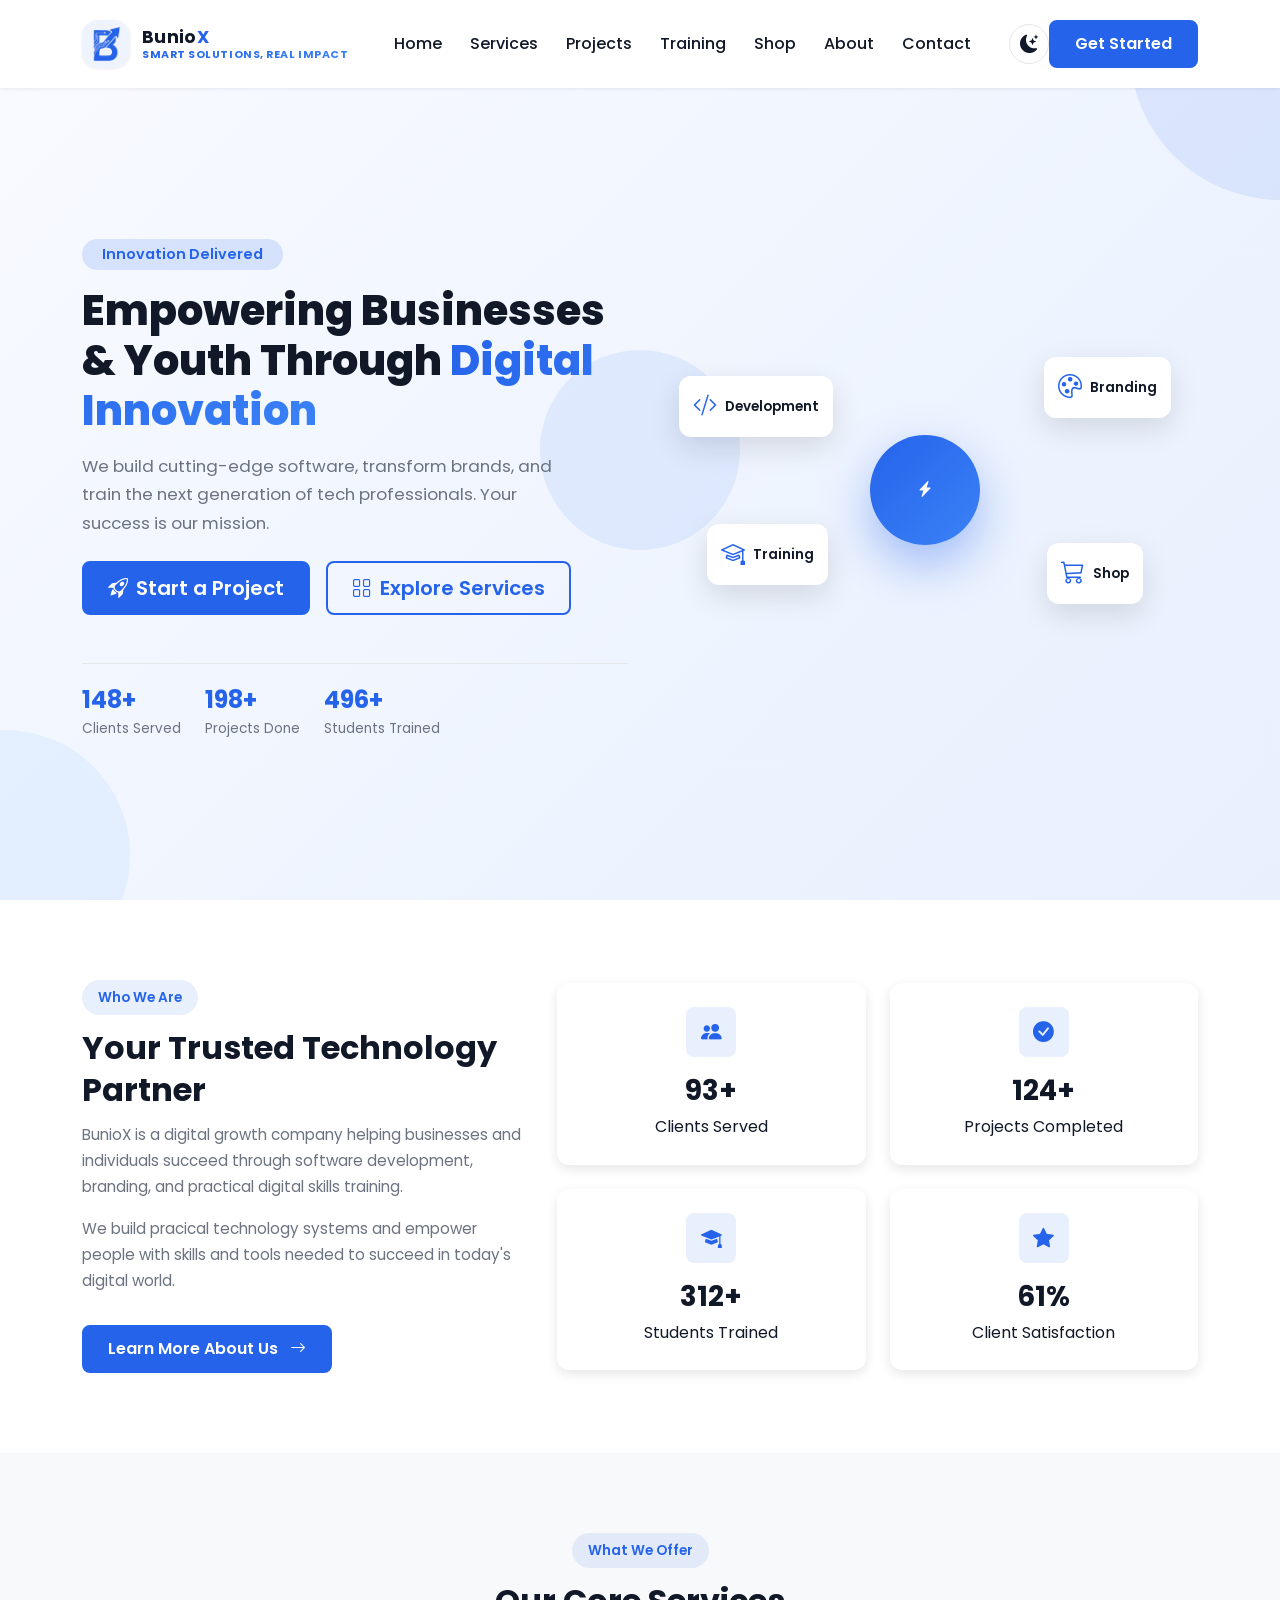
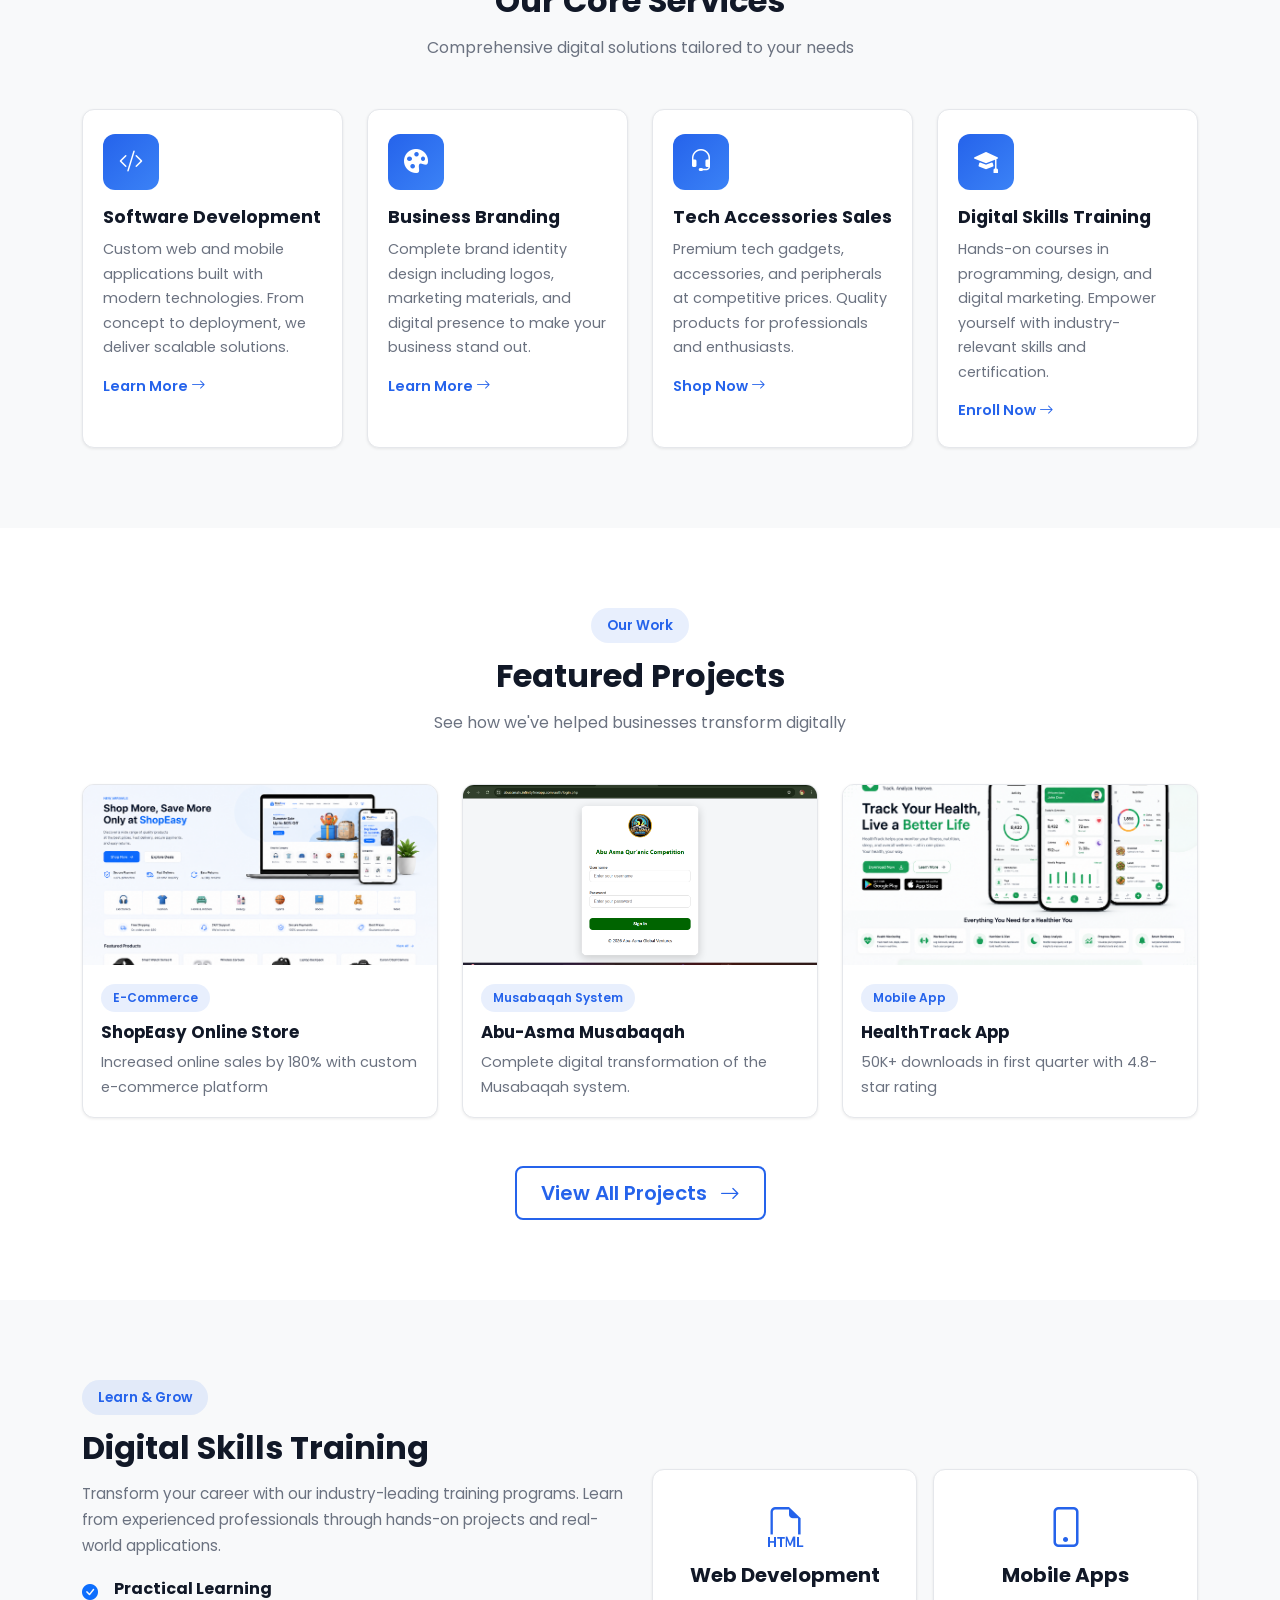
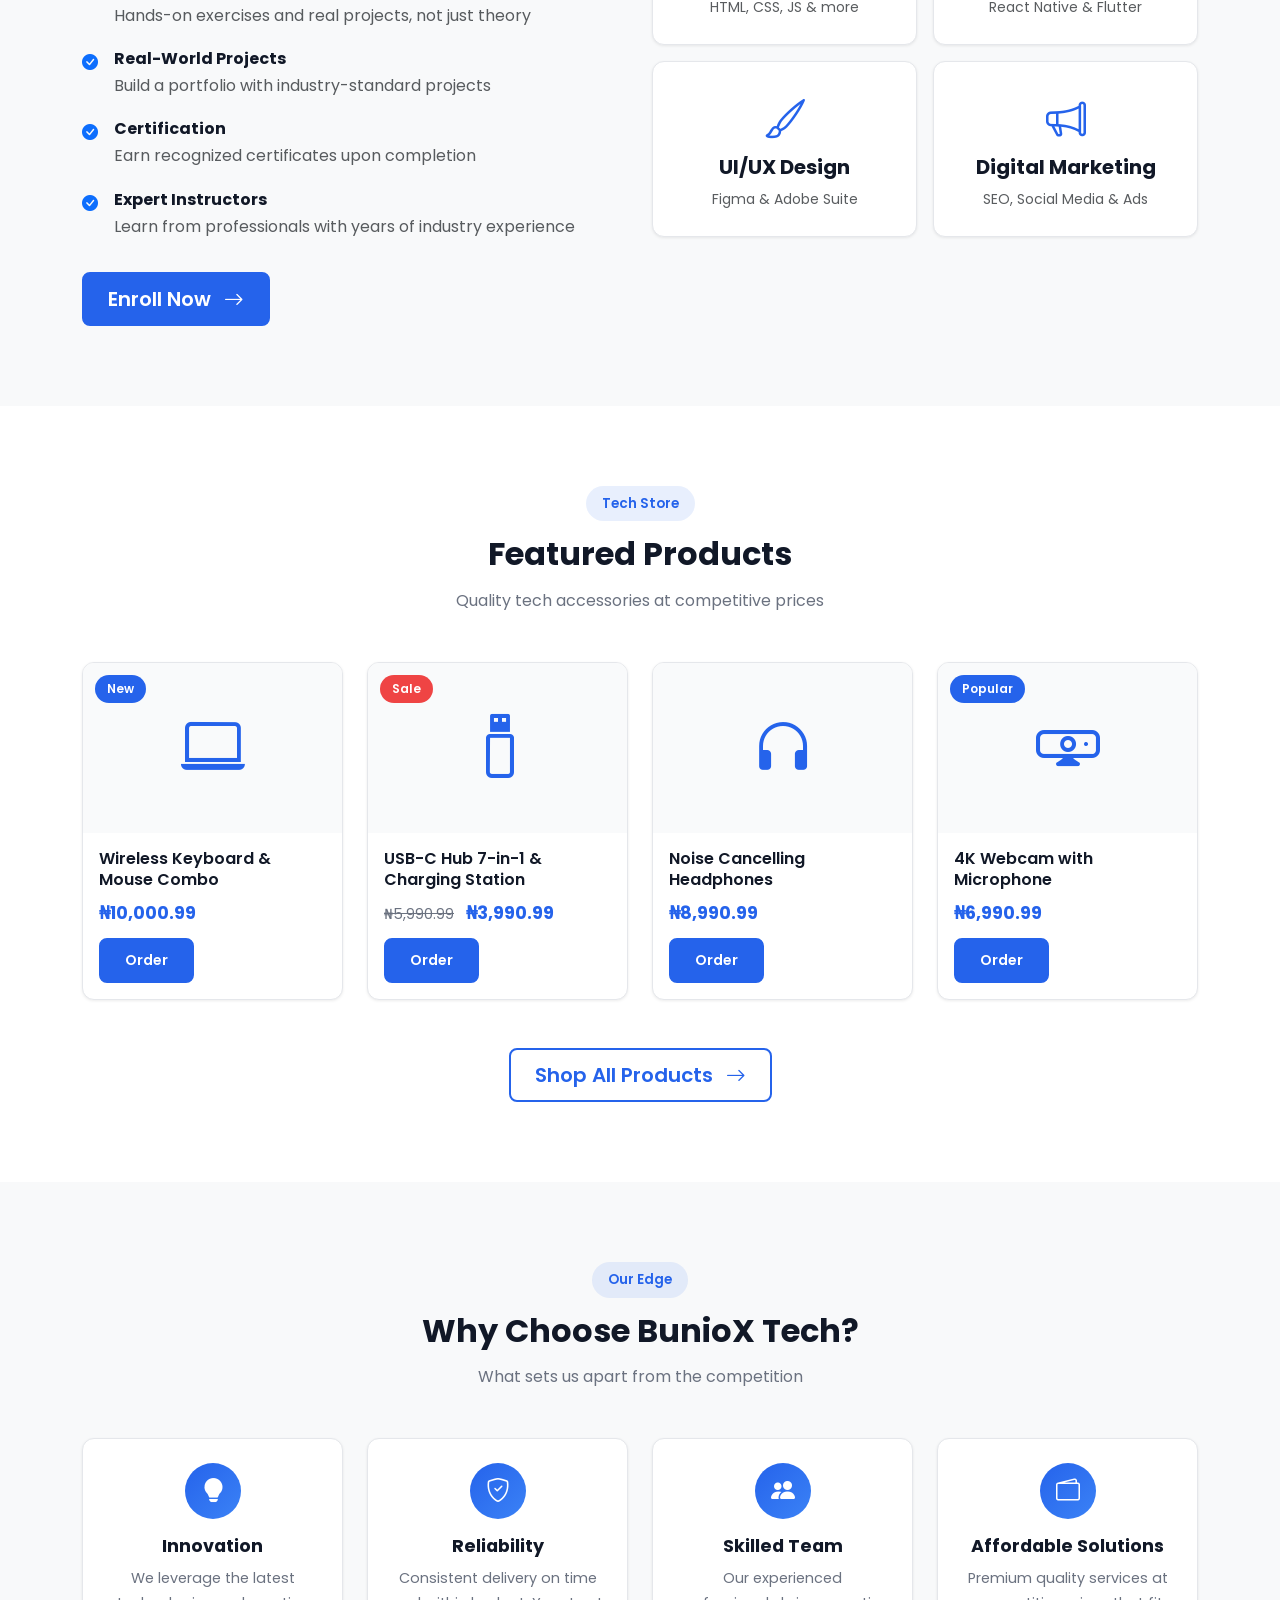
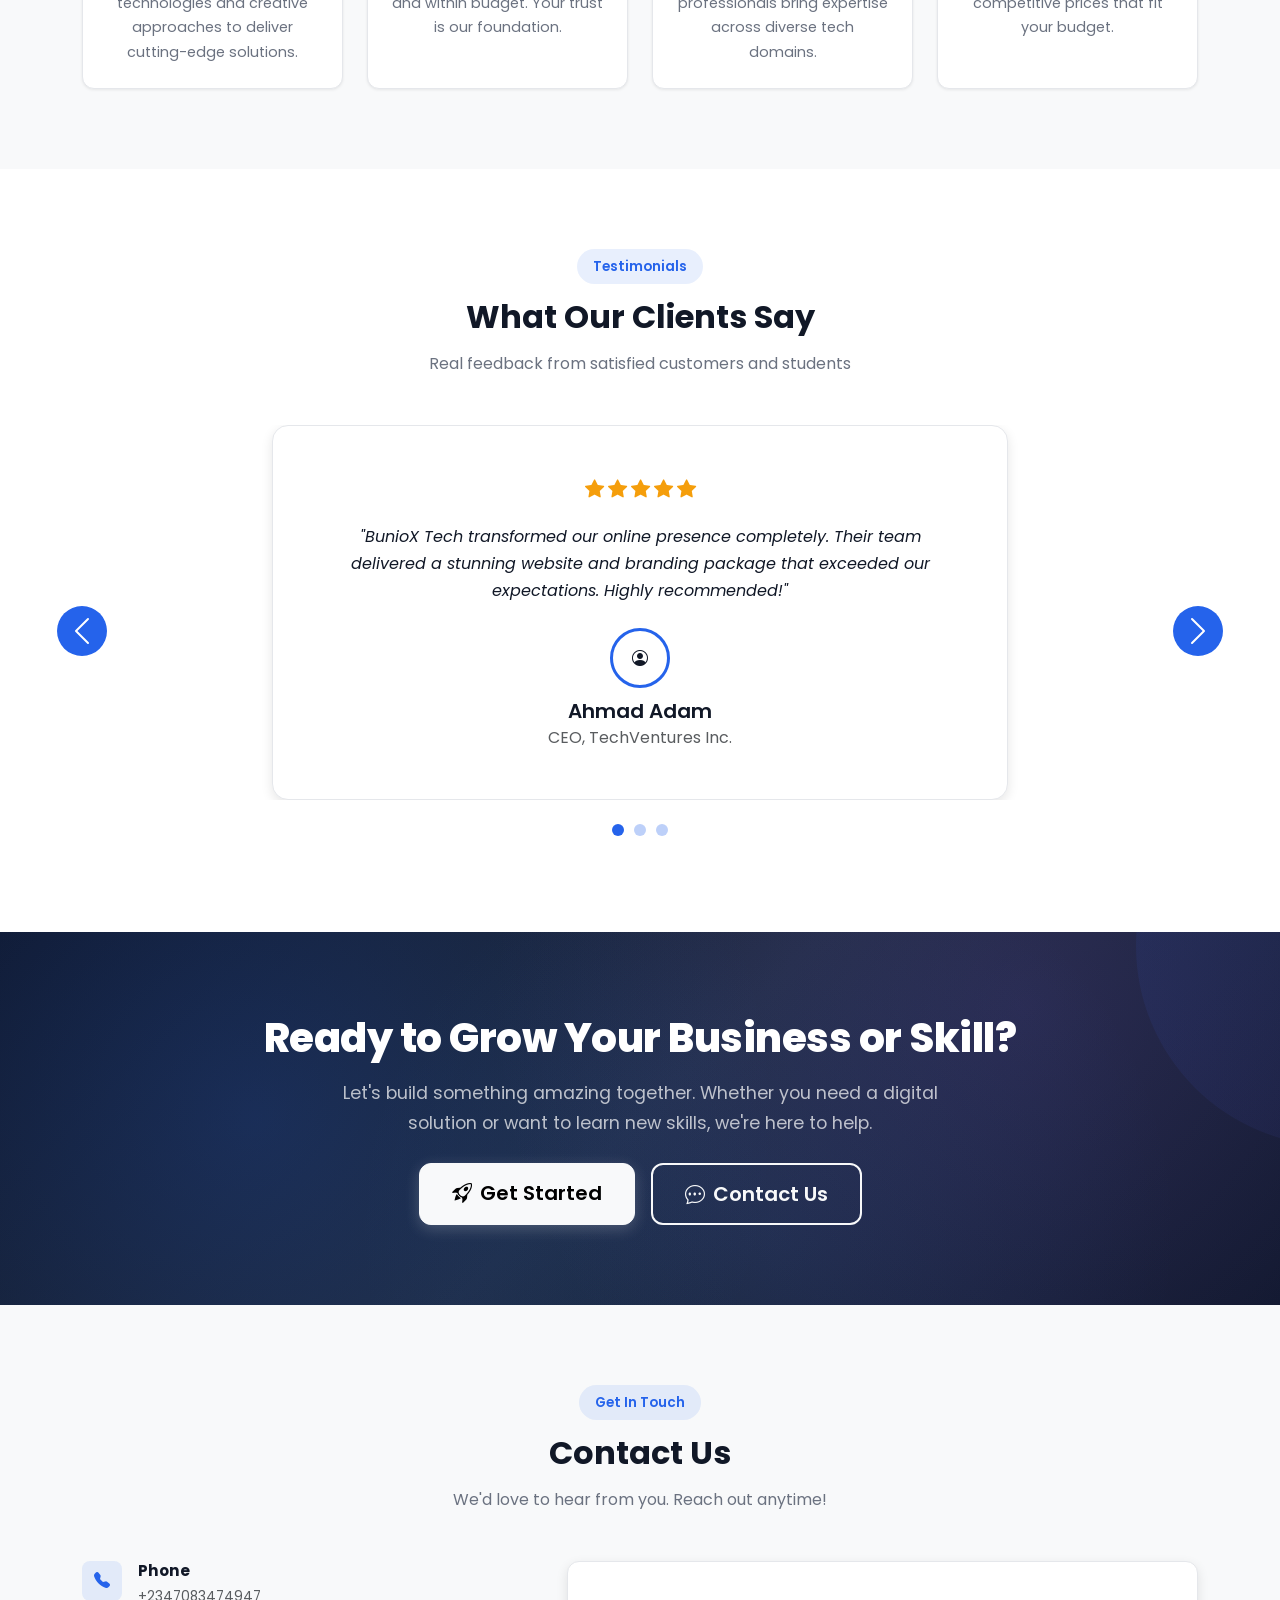
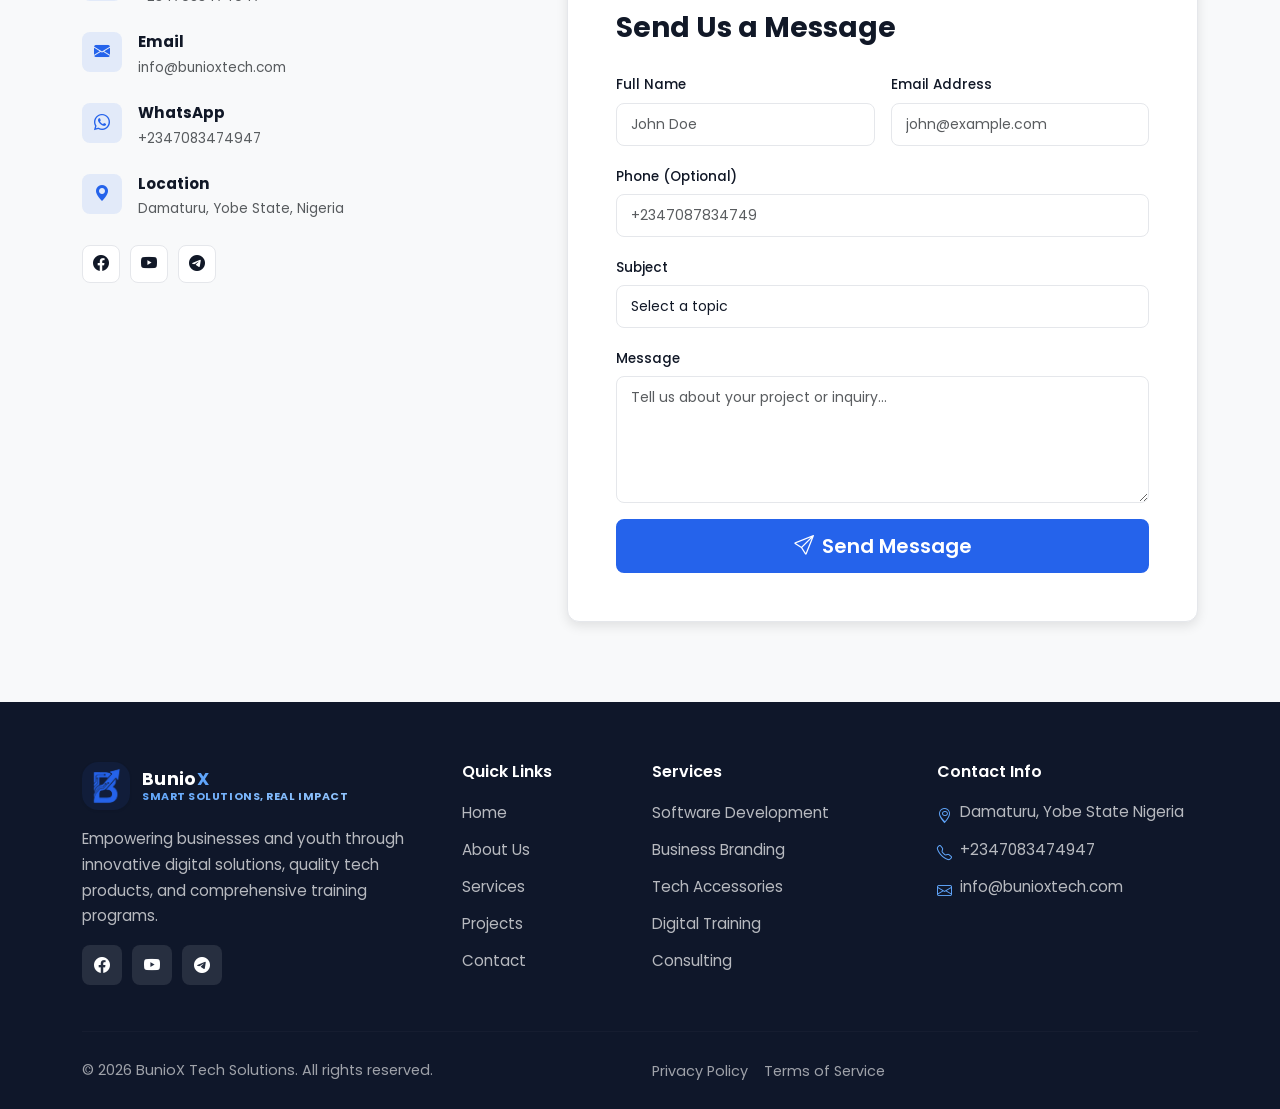
<file: index.html>
<!DOCTYPE html>
<html lang="en">
<head>
    <meta charset="UTF-8">
    <meta name="viewport" content="width=device-width, initial-scale=1.0">
    <meta name="description" content="BunioX - Empowering Businesses & Youth Through Digital Innovation. Software Development, Branding, Training & More.">
    <meta name="keywords" content="software development, digital training, branding, tech accessories">
    <meta name="author" content="BunioX">
    <title>BunioX | Digital Innovation & Tech Services</title>
    <link rel="icon" href="assets/images/logo/Logo1.png" type="image/png">

    <!-- Google Fonts -->
    <link rel="preconnect" href="https://fonts.googleapis.com">
    <link rel="preconnect" href="https://fonts.gstatic.com" crossorigin>
    <link href="https://fonts.googleapis.com/css2?family=Poppins:wght@300;400;500;600;700;800&display=swap" rel="stylesheet">

    <!-- Bootstrap 5 CSS -->
    <link href="https://cdn.jsdelivr.net/npm/bootstrap@5.3.3/dist/css/bootstrap.min.css" rel="stylesheet">

    <!-- Bootstrap Icons -->
    <link href="https://cdn.jsdelivr.net/npm/bootstrap-icons@1.11.3/font/bootstrap-icons.css" rel="stylesheet">

    <!-- Custom CSS -->
    <link rel="stylesheet" href="assets/css/style.css">
</head>
<body>

    <!-- ==================== NAVBAR ==================== -->
    <nav class="navbar navbar-expand-lg fixed-top" id="mainNavbar">
        <div class="container">
            <a class="navbar-brand" href="index.html">
                <span class="brand-icon">
                    <img src="assets/images/logo/Logo1.png" alt="BunioX Tech Logo" class="brand-logo">
                </span>
                <span class="brand-text">
                    <span class="brand-name">Bunio<span class="text-accent">X</span></span>
                    <small class="brand-subtitle">Smart Solutions, Real Impact</small>
                </span>
            </a>
            <button class="night-mode-toggle d-lg-none" aria-label="Toggle night mode">
                <i class="bi bi-moon-stars-fill"></i>
            </button>
            <button class="navbar-toggler" type="button" data-bs-toggle="collapse" data-bs-target="#navbarNav" aria-controls="navbarNav" aria-expanded="false" aria-label="Toggle navigation">
                <span class="navbar-toggler-icon"></span>
            </button>
            <div class="collapse navbar-collapse" id="navbarNav">
                <ul class="navbar-nav mx-auto">
                    <li class="nav-item"><a class="nav-link active" href="index.html">Home</a></li>
                    <li class="nav-item"><a class="nav-link" href="services.html">Services</a></li>
                    <li class="nav-item"><a class="nav-link" href="projects.html">Projects</a></li>
                    <li class="nav-item"><a class="nav-link" href="training.html">Training</a></li>
                    <li class="nav-item"><a class="nav-link" href="shop.html">Shop</a></li>
                    <li class="nav-item"><a class="nav-link" href="about.html">About</a></li>
                    <li class="nav-item"><a class="nav-link" href="contact.html">Contact</a></li>
                </ul>
                <button class="night-mode-toggle d-none d-lg-inline-flex" aria-label="Toggle night mode">
                    <i class="bi bi-moon-stars-fill"></i>
                </button>
                <a href="contact.html" class="btn btn-primary-custom">Get Started</a>
            </div>
        </div>
    </nav>

    <!-- ==================== HERO SECTION ==================== -->
    <section class="hero-section" id="home">
        <div class="hero-bg-shapes">
            <div class="shape shape-1"></div>
            <div class="shape shape-2"></div>
            <div class="shape shape-3"></div>
        </div>
        <div class="container">
            <div class="row align-items-center min-vh-100">
                <div class="col-lg-6 hero-content" data-aos="fade-right">
                    <span class="badge badge-hero mb-3">Innovation Delivered</span>
                    <h1 class="hero-title">Empowering Businesses & Youth Through <span class="gradient-text">Digital Innovation</span></h1>
                    <p class="hero-subtitle">We build cutting-edge software, transform brands, and train the next generation of tech professionals. Your success is our mission.</p>
                    <div class="hero-buttons d-flex flex-wrap gap-3">
                        <a href="contact.html" class="btn btn-primary-custom btn-lg">
                            <i class="bi bi-rocket-takeoff me-2"></i>Start a Project
                        </a>
                        <a href="services.html" class="btn btn-outline-custom btn-lg">
                            <i class="bi bi-grid me-2"></i>Explore Services
                        </a>
                    </div>
                    <div class="hero-stats mt-5 d-flex flex-wrap gap-4">
                        <div class="stat-item">
                            <h3 class="stat-number"><span class="counter" data-target="150">0</span>+</h3>
                            <p class="stat-label">Clients Served</p>
                        </div>
                        <div class="stat-item">
                            <h3 class="stat-number"><span class="counter" data-target="200">0</span>+</h3>
                            <p class="stat-label">Projects Done</p>
                        </div>
                        <div class="stat-item">
                            <h3 class="stat-number"><span class="counter" data-target="500">0</span>+</h3>
                            <p class="stat-label">Students Trained</p>
                        </div>
                    </div>
                </div>
                <div class="col-lg-6 hero-image" data-aos="fade-left">
                    <div class="hero-illustration">
                        <div class="illustration-card card-1">
                            <i class="bi bi-code-slash"></i>
                            <span>Development</span>
                        </div>
                        <div class="illustration-card card-2">
                            <i class="bi bi-palette"></i>
                            <span>Branding</span>
                        </div>
                        <div class="illustration-card card-3">
                            <i class="bi bi-mortarboard"></i>
                            <span>Training</span>
                        </div>
                        <div class="illustration-card card-4">
                            <i class="bi bi-cart3"></i>
                            <span>Shop</span>
                        </div>
                        <div class="hero-center-circle">
                            <i class="bi bi-lightning-charge-fill"></i>
                        </div>
                    </div>
                </div>
            </div>
        </div>
    </section>

    <!-- ==================== ABOUT SNAPSHOT ==================== -->
    <section class="about-snapshot section-padding" id="about-snapshot">
        <div class="container">
            <div class="row align-items-center">
                <div class="col-lg-5 mb-4 mb-lg-0" data-aos="fade-up">
                    <span class="section-badge">Who We Are</span>
                    <h2 class="section-title">Your Trusted Technology Partner</h2>
                    <p class="section-text">BunioX is a digital growth company helping businesses and individuals succeed through software development, branding, and practical digital skills training.</p>
                    <p class="section-text">We build pracical technology systems and empower people with skills and tools needed to succeed in today's digital world.</p>
                    <a href="about.html" class="btn btn-primary-custom mt-3">Learn More About Us <i class="bi bi-arrow-right ms-2"></i></a>
                </div>
                <div class="col-lg-7">
                    <div class="row g-4">
                        <div class="col-md-6" data-aos="fade-up" data-aos-delay="100">
                            <div class="stat-card text-center p-4">
                                <div class="stat-icon mb-3">
                                    <i class="bi bi-people-fill"></i>
                                </div>
                                <h3 class="stat-number mb-1"><span class="counter" data-target="150">0</span>+</h3>
                                <p class="stat-label mb-0">Clients Served</p>
                            </div>
                        </div>
                        <div class="col-md-6" data-aos="fade-up" data-aos-delay="200">
                            <div class="stat-card text-center p-4">
                                <div class="stat-icon mb-3">
                                    <i class="bi bi-check-circle-fill"></i>
                                </div>
                                <h3 class="stat-number mb-1"><span class="counter" data-target="200">0</span>+</h3>
                                <p class="stat-label mb-0">Projects Completed</p>
                            </div>
                        </div>
                        <div class="col-md-6" data-aos="fade-up" data-aos-delay="300">
                            <div class="stat-card text-center p-4">
                                <div class="stat-icon mb-3">
                                    <i class="bi bi-mortarboard-fill"></i>
                                </div>
                                <h3 class="stat-number mb-1"><span class="counter" data-target="500">0</span>+</h3>
                                <p class="stat-label mb-0">Students Trained</p>
                            </div>
                        </div>
                        <div class="col-md-6" data-aos="fade-up" data-aos-delay="400">
                            <div class="stat-card text-center p-4">
                                <div class="stat-icon mb-3">
                                    <i class="bi bi-star-fill"></i>
                                </div>
                                <h3 class="stat-number mb-1"><span class="counter" data-target="98">0</span>%</h3>
                                <p class="stat-label mb-0">Client Satisfaction</p>
                            </div>
                        </div>
                    </div>
                </div>
            </div>
        </div>
    </section>

    <!-- ==================== SERVICES SECTION ==================== -->
    <section class="services-section section-padding bg-light" id="services">
        <div class="container">
            <div class="section-header text-center mb-5" data-aos="fade-up">
                <span class="section-badge">What We Offer</span>
                <h2 class="section-title">Our Core Services</h2>
                <p class="section-subtitle">Comprehensive digital solutions tailored to your needs</p>
            </div>
            <div class="row g-4">
                <div class="col-lg-3 col-md-6" data-aos="fade-up" data-aos-delay="100">
                    <div class="service-card h-100">
                        <div class="service-icon">
                            <i class="bi bi-code-slash"></i>
                        </div>
                        <h3 class="service-title">Software Development</h3>
                        <p class="service-text">Custom web and mobile applications built with modern technologies. From concept to deployment, we deliver scalable solutions.</p>
                        <a href="services.html" class="service-link">Learn More <i class="bi bi-arrow-right"></i></a>
                    </div>
                </div>
                <div class="col-lg-3 col-md-6" data-aos="fade-up" data-aos-delay="200">
                    <div class="service-card h-100">
                        <div class="service-icon">
                            <i class="bi bi-palette-fill"></i>
                        </div>
                        <h3 class="service-title">Business Branding</h3>
                        <p class="service-text">Complete brand identity design including logos, marketing materials, and digital presence to make your business stand out.</p>
                        <a href="services.html" class="service-link">Learn More <i class="bi bi-arrow-right"></i></a>
                    </div>
                </div>
                <div class="col-lg-3 col-md-6" data-aos="fade-up" data-aos-delay="300">
                    <div class="service-card h-100">
                        <div class="service-icon">
                            <i class="bi bi-headset"></i>
                        </div>
                        <h3 class="service-title">Tech Accessories Sales</h3>
                        <p class="service-text">Premium tech gadgets, accessories, and peripherals at competitive prices. Quality products for professionals and enthusiasts.</p>
                        <a href="shop.html" class="service-link">Shop Now <i class="bi bi-arrow-right"></i></a>
                    </div>
                </div>
                <div class="col-lg-3 col-md-6" data-aos="fade-up" data-aos-delay="400">
                    <div class="service-card h-100">
                        <div class="service-icon">
                            <i class="bi bi-mortarboard-fill"></i>
                        </div>
                        <h3 class="service-title">Digital Skills Training</h3>
                        <p class="service-text">Hands-on courses in programming, design, and digital marketing. Empower yourself with industry-relevant skills and certification.</p>
                        <a href="training.html" class="service-link">Enroll Now <i class="bi bi-arrow-right"></i></a>
                    </div>
                </div>
            </div>
        </div>
    </section>

    <!-- ==================== FEATURED PROJECTS ==================== -->
    <section class="projects-section section-padding" id="projects">
        <div class="container">
            <div class="section-header text-center mb-5" data-aos="fade-up">
                <span class="section-badge">Our Work</span>
                <h2 class="section-title">Featured Projects</h2>
                <p class="section-subtitle">See how we've helped businesses transform digitally</p>
            </div>
            <div class="row g-4">
                <div class="col-lg-4 col-md-6" data-aos="fade-up" data-aos-delay="100">
                    <div class="project-card">
                        <div class="project-image">
                            <img src="assets/images/projects/shop.png" alt="ShopEasy Online Store" class="project-img">
                            <div class="project-overlay">
                                <a href="projects.html" class="btn btn-sm btn-light">View Details</a>
                            </div>
                        </div>
                        <div class="project-content">
                            <span class="project-category">E-Commerce</span>
                            <h3 class="project-title">ShopEasy Online Store</h3>
                            <p class="project-result">Increased online sales by 180% with custom e-commerce platform</p>
                        </div>
                    </div>
                </div>
                <div class="col-lg-4 col-md-6" data-aos="fade-up" data-aos-delay="200">
                    <div class="project-card">
                        <div class="project-image">
                            <img src="assets/images/projects/Abu-Asma.png" alt="Abu-Asma Musabaqah" class="project-img">
                            <div class="project-overlay">
                                <a href="projects.html" class="btn btn-sm btn-light">View Details</a>
                            </div>
                        </div>
                        <div class="project-content">
                            <span class="project-category">Musabaqah System</span>
                            <h3 class="project-title">Abu-Asma Musabaqah</h3>
                            <p class="project-result">Complete digital transformation of the Musabaqah system.</p>
                        </div>
                    </div>
                </div>
                <div class="col-lg-4 col-md-6" data-aos="fade-up" data-aos-delay="300">
                    <div class="project-card">
                        <div class="project-image">
                            <img src="assets/images/projects/HealthTrackApp.png" alt="HealthTrack App" class="project-img">
                            <div class="project-overlay">
                                <a href="projects.html" class="btn btn-sm btn-light">View Details</a>
                            </div>
                        </div>
                        <div class="project-content">
                            <span class="project-category">Mobile App</span>
                            <h3 class="project-title">HealthTrack App</h3>
                            <p class="project-result">50K+ downloads in first quarter with 4.8-star rating</p>
                        </div>
                    </div>
                </div>
            </div>
            <div class="text-center mt-5" data-aos="fade-up">
                <a href="projects.html" class="btn btn-outline-custom btn-lg">View All Projects <i class="bi bi-arrow-right ms-2"></i></a>
            </div>
        </div>
    </section>

    <!-- ==================== TRAINING SECTION ==================== -->
    <section class="training-section section-padding bg-light" id="training">
        <div class="container">
            <div class="row align-items-center">
                <div class="col-lg-6 mb-4 mb-lg-0" data-aos="fade-right">
                    <span class="section-badge">Learn & Grow</span>
                    <h2 class="section-title">Digital Skills Training</h2>
                    <p class="section-text">Transform your career with our industry-leading training programs. Learn from experienced professionals through hands-on projects and real-world applications.</p>
                    <ul class="training-benefits list-unstyled">
                        <li class="d-flex align-items-start mb-3">
                            <i class="bi bi-check-circle-fill text-primary me-3 mt-1"></i>
                            <div>
                                <strong>Practical Learning</strong>
                                <p class="mb-0 text-muted">Hands-on exercises and real projects, not just theory</p>
                            </div>
                        </li>
                        <li class="d-flex align-items-start mb-3">
                            <i class="bi bi-check-circle-fill text-primary me-3 mt-1"></i>
                            <div>
                                <strong>Real-World Projects</strong>
                                <p class="mb-0 text-muted">Build a portfolio with industry-standard projects</p>
                            </div>
                        </li>
                        <li class="d-flex align-items-start mb-3">
                            <i class="bi bi-check-circle-fill text-primary me-3 mt-1"></i>
                            <div>
                                <strong>Certification</strong>
                                <p class="mb-0 text-muted">Earn recognized certificates upon completion</p>
                            </div>
                        </li>
                        <li class="d-flex align-items-start mb-3">
                            <i class="bi bi-check-circle-fill text-primary me-3 mt-1"></i>
                            <div>
                                <strong>Expert Instructors</strong>
                                <p class="mb-0 text-muted">Learn from professionals with years of industry experience</p>
                            </div>
                        </li>
                    </ul>
                    <a href="training.html" class="btn btn-primary-custom btn-lg mt-3">Enroll Now <i class="bi bi-arrow-right ms-2"></i></a>
                </div>
                <div class="col-lg-6" data-aos="fade-left">
                    <div class="row g-3">
                        <div class="col-6">
                            <div class="course-card p-4 text-center">
                                <i class="bi bi-filetype-html course-icon"></i>
                                <h5>Web Development</h5>
                                <p class="small text-muted mb-0">HTML, CSS, JS & more</p>
                            </div>
                        </div>
                        <div class="col-6">
                            <div class="course-card p-4 text-center">
                                <i class="bi bi-phone course-icon"></i>
                                <h5>Mobile Apps</h5>
                                <p class="small text-muted mb-0">React Native & Flutter</p>
                            </div>
                        </div>
                        <div class="col-6">
                            <div class="course-card p-4 text-center">
                                <i class="bi bi-brush course-icon"></i>
                                <h5>UI/UX Design</h5>
                                <p class="small text-muted mb-0">Figma & Adobe Suite</p>
                            </div>
                        </div>
                        <div class="col-6">
                            <div class="course-card p-4 text-center">
                                <i class="bi bi-megaphone course-icon"></i>
                                <h5>Digital Marketing</h5>
                                <p class="small text-muted mb-0">SEO, Social Media & Ads</p>
                            </div>
                        </div>
                    </div>
                </div>
            </div>
        </div>
    </section>

    <!-- ==================== SHOP SECTION ==================== -->
    <section class="shop-section section-padding" id="shop">
        <div class="container">
            <div class="section-header text-center mb-5" data-aos="fade-up">
                <span class="section-badge">Tech Store</span>
                <h2 class="section-title">Featured Products</h2>
                <p class="section-subtitle">Quality tech accessories at competitive prices</p>
            </div>
            <div class="row g-4">
                <div class="col-lg-3 col-md-6" data-aos="fade-up" data-aos-delay="100">
                    <div class="product-card">
                        <div class="product-image">
                            <div class="product-placeholder">
                                <i class="bi bi-laptop"></i>
                            </div>
                            <span class="product-badge">New</span>
                        </div>
                        <div class="product-info">
                            <h4 class="product-name">Wireless Keyboard & Mouse Combo</h4>
                            <p class="product-price">₦10,000.99</p>
                            <a href="https://wa.me/2347083474947?text=Hello%2C%20I%20want%20to%20order%20Wireless%20Keyboard%20%26%20Mouse%20Combo." class="btn btn-sm btn-primary-custom" target="_blank">Order</a>
                        </div>
                    </div>
                </div>
                <div class="col-lg-3 col-md-6" data-aos="fade-up" data-aos-delay="200">
                    <div class="product-card">
                        <div class="product-image">
                            <div class="product-placeholder">
                                <i class="bi bi-usb-drive"></i>
                            </div>
                            <span class="product-badge sale">Sale</span>
                        </div>
                        <div class="product-info">
                            <h4 class="product-name">USB-C Hub 7-in-1 & Charging Station</h4>
                            <p class="product-price"><span class="old-price">₦5,990.99</span> ₦3,990.99</p>
                            <a href="https://wa.me/2347083474947?text=Hello%2C%20I%20want%20to%20order%20USB-C%20Hub%207-in-1%20%26%20Charging%20Station." class="btn btn-sm btn-primary-custom" target="_blank">Order</a>
                        </div>
                    </div>
                </div>
                <div class="col-lg-3 col-md-6" data-aos="fade-up" data-aos-delay="300">
                    <div class="product-card">
                        <div class="product-image">
                            <div class="product-placeholder">
                                <i class="bi bi-headphones"></i>
                            </div>
                        </div>
                        <div class="product-info">
                            <h4 class="product-name">Noise Cancelling Headphones</h4>
                            <p class="product-price">₦8,990.99</p>
                            <a href="https://wa.me/2347083474947?text=Hello%2C%20I%20want%20to%20order%20Noise%20Cancelling%20Headphones." class="btn btn-sm btn-primary-custom" target="_blank">Order</a>
                        </div>
                    </div>
                </div>
                <div class="col-lg-3 col-md-6" data-aos="fade-up" data-aos-delay="400">
                    <div class="product-card">
                        <div class="product-image">
                            <div class="product-placeholder">
                                <i class="bi bi-webcam"></i>
                            </div>
                            <span class="product-badge">Popular</span>
                        </div>
                        <div class="product-info">
                            <h4 class="product-name">4K Webcam with Microphone</h4>
                            <p class="product-price">₦6,990.99</p>
                            <a href="https://wa.me/2347083474947?text=Hello%2C%20I%20want%20to%20order%204K%20Webcam%20with%20Microphone." class="btn btn-sm btn-primary-custom" target="_blank">Order</a>
                        </div>
                    </div>
                </div>
            </div>
            <div class="text-center mt-5" data-aos="fade-up">
                <a href="shop.html" class="btn btn-outline-custom btn-lg">Shop All Products <i class="bi bi-arrow-right ms-2"></i></a>
            </div>
        </div>
    </section>

    <!-- ==================== WHY CHOOSE US ==================== -->
    <section class="why-choose-section section-padding bg-light" id="why-choose">
        <div class="container">
            <div class="section-header text-center mb-5" data-aos="fade-up">
                <span class="section-badge">Our Edge</span>
                <h2 class="section-title">Why Choose BunioX Tech?</h2>
                <p class="section-subtitle">What sets us apart from the competition</p>
            </div>
            <div class="row g-4">
                <div class="col-lg-3 col-md-6" data-aos="fade-up" data-aos-delay="100">
                    <div class="feature-card text-center p-4">
                        <div class="feature-icon mb-3">
                            <i class="bi bi-lightbulb-fill"></i>
                        </div>
                        <h4 class="feature-title">Innovation</h4>
                        <p class="feature-text">We leverage the latest technologies and creative approaches to deliver cutting-edge solutions.</p>
                    </div>
                </div>
                <div class="col-lg-3 col-md-6" data-aos="fade-up" data-aos-delay="200">
                    <div class="feature-card text-center p-4">
                        <div class="feature-icon mb-3">
                            <i class="bi bi-shield-check"></i>
                        </div>
                        <h4 class="feature-title">Reliability</h4>
                        <p class="feature-text">Consistent delivery on time and within budget. Your trust is our foundation.</p>
                    </div>
                </div>
                <div class="col-lg-3 col-md-6" data-aos="fade-up" data-aos-delay="300">
                    <div class="feature-card text-center p-4">
                        <div class="feature-icon mb-3">
                            <i class="bi bi-people-fill"></i>
                        </div>
                        <h4 class="feature-title">Skilled Team</h4>
                        <p class="feature-text">Our experienced professionals bring expertise across diverse tech domains.</p>
                    </div>
                </div>
                <div class="col-lg-3 col-md-6" data-aos="fade-up" data-aos-delay="400">
                    <div class="feature-card text-center p-4">
                        <div class="feature-icon mb-3">
                            <i class="bi bi-wallet2"></i>
                        </div>
                        <h4 class="feature-title">Affordable Solutions</h4>
                        <p class="feature-text">Premium quality services at competitive prices that fit your budget.</p>
                    </div>
                </div>
            </div>
        </div>
    </section>

    <!-- ==================== TESTIMONIALS ==================== -->
    <section class="testimonials-section section-padding" id="testimonials">
        <div class="container">
            <div class="section-header text-center mb-5" data-aos="fade-up">
                <span class="section-badge">Testimonials</span>
                <h2 class="section-title">What Our Clients Say</h2>
                <p class="section-subtitle">Real feedback from satisfied customers and students</p>
            </div>
            <div id="testimonialCarousel" class="carousel slide" data-bs-ride="carousel" data-aos="fade-up">
                <div class="carousel-inner">
                    <div class="carousel-item active">
                        <div class="row justify-content-center">
                            <div class="col-lg-8">
                                <div class="testimonial-card text-center p-5">
                                    <div class="testimonial-stars mb-3">
                                        <i class="bi bi-star-fill"></i>
                                        <i class="bi bi-star-fill"></i>
                                        <i class="bi bi-star-fill"></i>
                                        <i class="bi bi-star-fill"></i>
                                        <i class="bi bi-star-fill"></i>
                                    </div>
                                    <p class="testimonial-text">"BunioX Tech transformed our online presence completely. Their team delivered a stunning website and branding package that exceeded our expectations. Highly recommended!"</p>
                                    <div class="testimonial-author mt-4">
                                        <div class="author-avatar">
                                            <span class="author-icon"><i class="bi bi-person-circle"></i></span>
                                        </div>
                                        <h5 class="author-name mb-0">Ahmad Adam</h5>
                                        <p class="author-role text-muted mb-0">CEO, TechVentures Inc.</p>
                                    </div>
                                </div>
                            </div>
                        </div>
                    </div>
                    <div class="carousel-item">
                        <div class="row justify-content-center">
                            <div class="col-lg-8">
                                <div class="testimonial-card text-center p-5">
                                    <div class="testimonial-stars mb-3">
                                        <i class="bi bi-star-fill"></i>
                                        <i class="bi bi-star-fill"></i>
                                        <i class="bi bi-star-fill"></i>
                                        <i class="bi bi-star-fill"></i>
                                        <i class="bi bi-star-fill"></i>
                                    </div>
                                    <p class="testimonial-text">"The digital skills training program was life-changing. I went from zero coding knowledge to landing my first developer job within 6 months. The instructors are world-class!"</p>
                                    <div class="testimonial-author mt-4">
                                        <div class="author-avatar">
                                            <span class="author-icon"><i class="bi bi-person-circle"></i></span>
                                        </div>
                                        <h5 class="author-name mb-0">Michael Chen</h5>
                                        <p class="author-role text-muted mb-0">Junior Developer, Graduate</p>
                                    </div>
                                </div>
                            </div>
                        </div>
                    </div>
                    <div class="carousel-item">
                        <div class="row justify-content-center">
                            <div class="col-lg-8">
                                <div class="testimonial-card text-center p-5">
                                    <div class="testimonial-stars mb-3">
                                        <i class="bi bi-star-fill"></i>
                                        <i class="bi bi-star-fill"></i>
                                        <i class="bi bi-star-fill"></i>
                                        <i class="bi bi-star-fill"></i>
                                        <i class="bi bi-star-fill"></i>
                                    </div>
                                    <p class="testimonial-text">"Professional, reliable, and incredibly talented. BunioX Tech delivered our e-commerce platform ahead of schedule and the results speak for themselves - 180% sales increase!"</p>
                                    <div class="testimonial-author mt-4">
                                        <div class="author-avatar">
                                            <span class="author-icon"><i class="bi bi-person-circle"></i></span>
                                        </div>
                                        <h5 class="author-name mb-0">Amanda Peters</h5>
                                        <p class="author-role text-muted mb-0">Founder, ShopEasy</p>
                                    </div>
                                </div>
                            </div>
                        </div>
                    </div>
                </div>
                <button class="carousel-control-prev" type="button" data-bs-target="#testimonialCarousel" data-bs-slide="prev">
                    <span class="carousel-control-prev-icon" aria-hidden="true"></span>
                    <span class="visually-hidden">Previous</span>
                </button>
                <button class="carousel-control-next" type="button" data-bs-target="#testimonialCarousel" data-bs-slide="next">
                    <span class="carousel-control-next-icon" aria-hidden="true"></span>
                    <span class="visually-hidden">Next</span>
                </button>
                <div class="carousel-indicators position-static mt-4">
                    <button type="button" data-bs-target="#testimonialCarousel" data-bs-slide-to="0" class="active" aria-current="true" aria-label="Slide 1"></button>
                    <button type="button" data-bs-target="#testimonialCarousel" data-bs-slide-to="1" aria-label="Slide 2"></button>
                    <button type="button" data-bs-target="#testimonialCarousel" data-bs-slide-to="2" aria-label="Slide 3"></button>
                </div>
            </div>
        </div>
    </section>

    <!-- ==================== CTA SECTION ==================== -->
    <section class="cta-section section-padding">
        <div class="container">
            <div class="cta-content text-center" data-aos="fade-up">
                <h2 class="cta-title">Ready to Grow Your Business or Skill?</h2>
                <p class="cta-subtitle">Let's build something amazing together. Whether you need a digital solution or want to learn new skills, we're here to help.</p>
                <div class="cta-buttons d-flex flex-wrap justify-content-center gap-3 mt-4">
                    <a href="contact.html" class="btn btn-light btn-lg">
                        <i class="bi bi-rocket-takeoff me-2"></i>Get Started
                    </a>
                    <a href="contact.html" class="btn btn-outline-light btn-lg">
                        <i class="bi bi-chat-dots me-2"></i>Contact Us
                    </a>
                </div>
            </div>
        </div>
    </section>

    <!-- ==================== CONTACT SECTION ==================== -->
    <section class="contact-section section-padding bg-light" id="contact">
        <div class="container">
            <div class="section-header text-center mb-5" data-aos="fade-up">
                <span class="section-badge">Get In Touch</span>
                <h2 class="section-title">Contact Us</h2>
                <p class="section-subtitle">We'd love to hear from you. Reach out anytime!</p>
            </div>
            <div class="row g-5">
                <div class="col-lg-5" data-aos="fade-right">
                    <div class="contact-info">
                        <div class="contact-item d-flex mb-4">
                            <div class="contact-icon me-3">
                                <i class="bi bi-telephone-fill"></i>
                            </div>
                            <div>
                                <h5 class="mb-1">Phone</h5>
                                <p class="text-muted mb-0">+2347083474947</p>
                            </div>
                        </div>
                        <div class="contact-item d-flex mb-4">
                            <div class="contact-icon me-3">
                                <i class="bi bi-envelope-fill"></i>
                            </div>
                            <div>
                                <h5 class="mb-1">Email</h5>
                                <p class="text-muted mb-0">info@bunioxtech.com</p>
                            </div>
                        </div>
                        <div class="contact-item d-flex mb-4">
                            <div class="contact-icon me-3">
                                <i class="bi bi-whatsapp"></i>
                            </div>
                            <div>
                                <h5 class="mb-1">WhatsApp</h5>
                                <p class="text-muted mb-0">+2347083474947</p>
                            </div>
                        </div>
                        <div class="contact-item d-flex mb-4">
                            <div class="contact-icon me-3">
                                <i class="bi bi-geo-alt-fill"></i>
                            </div>
                            <div>
                                <h5 class="mb-1">Location</h5>
                                <p class="text-muted mb-0">Damaturu, Yobe State, Nigeria</p>
                            </div>
                        </div>
                        <div class="social-links mt-4">
                            <a href="https://web.facebook.com/bunioxtech?mibextid=ZbWKwL&_rdc=1&_rdr#" class="social-link"><i class="bi bi-facebook"></i></a>
                            <a href="https://www.youtube.com/@bunioxtech?si=bAouq5hFVucIBFQy" class="social-link"><i class="bi bi-youtube"></i></a>
                            <a href="https://t.me/bunioxtech" class="social-link"><i class="bi bi-telegram"></i></a>
                        </div>
                    </div>
                </div>
                <div class="col-lg-7" data-aos="fade-left">
                    <div class="contact-form-card p-4 p-md-5">
                        <form id="contactForm" action="https://formspree.io/f/mojrpgoo" method="POST" novalidate>
                            <h3 class="mb-4">Send Us a Message</h3>
                            <div class="row g-3">
                                <div class="col-md-6">
                                    <label for="contactName" class="form-label">Full Name</label>
                                    <input type="text" class="form-control" id="contactName" name="name" placeholder="John Doe" required>
                                    <div class="invalid-feedback">Please enter your name</div>
                                </div>
                                <div class="col-md-6">
                                    <label for="contactEmail" class="form-label">Email Address</label>
                                    <input type="email" class="form-control" id="contactEmail" name="email" placeholder="john@example.com" required>
                                    <div class="invalid-feedback">Please enter a valid email</div>
                                </div>
                                <div class="col-12">
                                    <label for="contactPhone" class="form-label">Phone (Optional)</label>
                                    <input type="tel" class="form-control" id="contactPhone" name="phone" placeholder="+2347087834749">
                                </div>
                                <div class="col-12">
                                    <label for="contactSubject" class="form-label">Subject</label>
                                    <select class="form-control" id="contactSubject" name="subject">
                                        <option value="">Select a topic</option>
                                        <option value="software">Software Development</option>
                                        <option value="branding">Business Branding</option>
                                        <option value="training">Digital Training</option>
                                        <option value="shop">Tech Accessories</option>
                                        <option value="other">Other Inquiry</option>
                                    </select>
                                </div>
                                <div class="col-12">
                                    <label for="contactMessage" class="form-label">Message</label>
                                    <textarea class="form-control" id="contactMessage" name="message" rows="5" placeholder="Tell us about your project or inquiry..." required></textarea>
                                    <div class="invalid-feedback">Please enter your message</div>
                                </div>
                                <div class="col-12">
                                    <button type="submit" class="btn btn-primary-custom btn-lg w-100"><i class="bi bi-send me-2"></i>Send Message</button>
                                </div>
                            </div>
                        </form>
                        <div id="formError" class="alert alert-danger mt-3 d-none">
                            <i class="bi bi-exclamation-circle me-2"></i>Unable to send your message right now. Please try again later.
                        </div>
                    </div>
                </div>
            </div>
        </div>
    </section>

    <div id="contactSuccessModal" class="d-none" style="position:fixed; inset:0; background:rgba(15,23,42,0.7); z-index:1050; display:flex; align-items:center; justify-content:center; padding:1rem;">
        <div style="background:var(--bg-white); max-width:420px; width:100%; border-radius:1rem; box-shadow:0 24px 60px rgba(0,0,0,0.18); padding:2rem; position:relative;">
            <button type="button" id="contactSuccessClose" style="position:absolute; top:1rem; right:1rem; border:none; background:transparent; font-size:1.25rem; color:var(--text-light); cursor:pointer;">&times;</button>
            <div class="text-center">
                <div class="badge rounded-circle bg-success text-white mb-3" style="width:60px; height:60px; display:grid; place-items:center; margin-inline:auto;">
                    <i class="bi bi-check-lg fs-4"></i>
                </div>
                <h4 class="mb-2">Message Sent</h4>
                <p class="text-muted mb-0">Thank you for reaching out to BunioX — we will get back to you soon.</p>
            </div>
        </div>
    </div>

    <!-- ==================== FOOTER ==================== -->
    <footer class="footer-section">
        <div class="container">
            <div class="row g-4">
                <div class="col-lg-4 col-md-6">
                    <div class="footer-brand mb-3">
                        <span class="brand-icon">
                            <img src="assets/images/logo/Logo1.png" alt="BunioX Tech Logo" class="brand-logo">
                        </span>
                        <span class="brand-text">
                            <span class="brand-name">Bunio<span class="text-accent">X</span></span>
                            <small class="brand-subtitle">Smart Solutions, Real Impact</small>
                        </span>
                    </div>
                    <p class="footer-text">Empowering businesses and youth through innovative digital solutions, quality tech products, and comprehensive training programs.</p>
                    <div class="footer-social mt-3">
                        <a href="https://web.facebook.com/bunioxtech?mibextid=ZbWKwL&_rdc=1&_rdr#" class="footer-social-link"><i class="bi bi-facebook"></i></a>
                        <a href="https://www.youtube.com/@bunioxtech?si=bAouq5hFVucIBFQy" class="footer-social-link"><i class="bi bi-youtube"></i></a>
                        <a href="https://t.me/bunioxtech" class="footer-social-link"><i class="bi bi-telegram"></i></a>
                    </div>
                </div>
                <div class="col-lg-2 col-md-6">
                    <h5 class="footer-title">Quick Links</h5>
                    <ul class="footer-links list-unstyled">
                        <li><a href="index.html">Home</a></li>
                        <li><a href="about.html">About Us</a></li>
                        <li><a href="services.html">Services</a></li>
                        <li><a href="projects.html">Projects</a></li>
                        <li><a href="contact.html">Contact</a></li>
                    </ul>
                </div>
                <div class="col-lg-3 col-md-6">
                    <h5 class="footer-title">Services</h5>
                    <ul class="footer-links list-unstyled">
                        <li><a href="services.html">Software Development</a></li>
                        <li><a href="services.html">Business Branding</a></li>
                        <li><a href="shop.html">Tech Accessories</a></li>
                        <li><a href="training.html">Digital Training</a></li>
                        <li><a href="contact.html">Consulting</a></li>
                    </ul>
                </div>
                <div class="col-lg-3 col-md-6">
                    <h5 class="footer-title">Contact Info</h5>
                    <ul class="footer-contact list-unstyled">
                        <li class="d-flex align-items-start mb-2">
                            <i class="bi bi-geo-alt me-2 mt-1"></i>
                            <span>Damaturu, Yobe State Nigeria</span>
                        </li>
                        <li class="d-flex align-items-start mb-2">
                            <i class="bi bi-telephone me-2 mt-1"></i>
                            <span>+2347083474947</span>
                        </li>
                        <li class="d-flex align-items-start mb-2">
                            <i class="bi bi-envelope me-2 mt-1"></i>
                            <span>info@bunioxtech.com</span>
                        </li>
                    </ul>
                </div>
            </div>
            <hr class="footer-divider">
            <div class="row align-items-center">
                <div class="col-md-6">
                    <p class="footer-copyright mb-0">&copy; 2026 BunioX Tech Solutions. All rights reserved.</p>
                </div>
                <div class="col-md-6 text-md-end">
                    <ul class="footer-bottom-links list-inline mb-0">
                        <li class="list-inline-item"><a href="#">Privacy Policy</a></li>
                        <li class="list-inline-item"><a href="#">Terms of Service</a></li>
                    </ul>
                </div>
            </div>
        </div>
    </footer>

    <!-- Back to Top Button -->
    <button id="backToTop" class="back-to-top" aria-label="Back to top">
        <i class="bi bi-chevron-up"></i>
    </button>

    <!-- Bootstrap 5 JS Bundle -->
    <script src="https://cdn.jsdelivr.net/npm/bootstrap@5.3.3/dist/js/bootstrap.bundle.min.js"></script>

    <!-- Custom JS -->
    <script src="assets/js/main.js"></script>
</body>
</html>
</file>
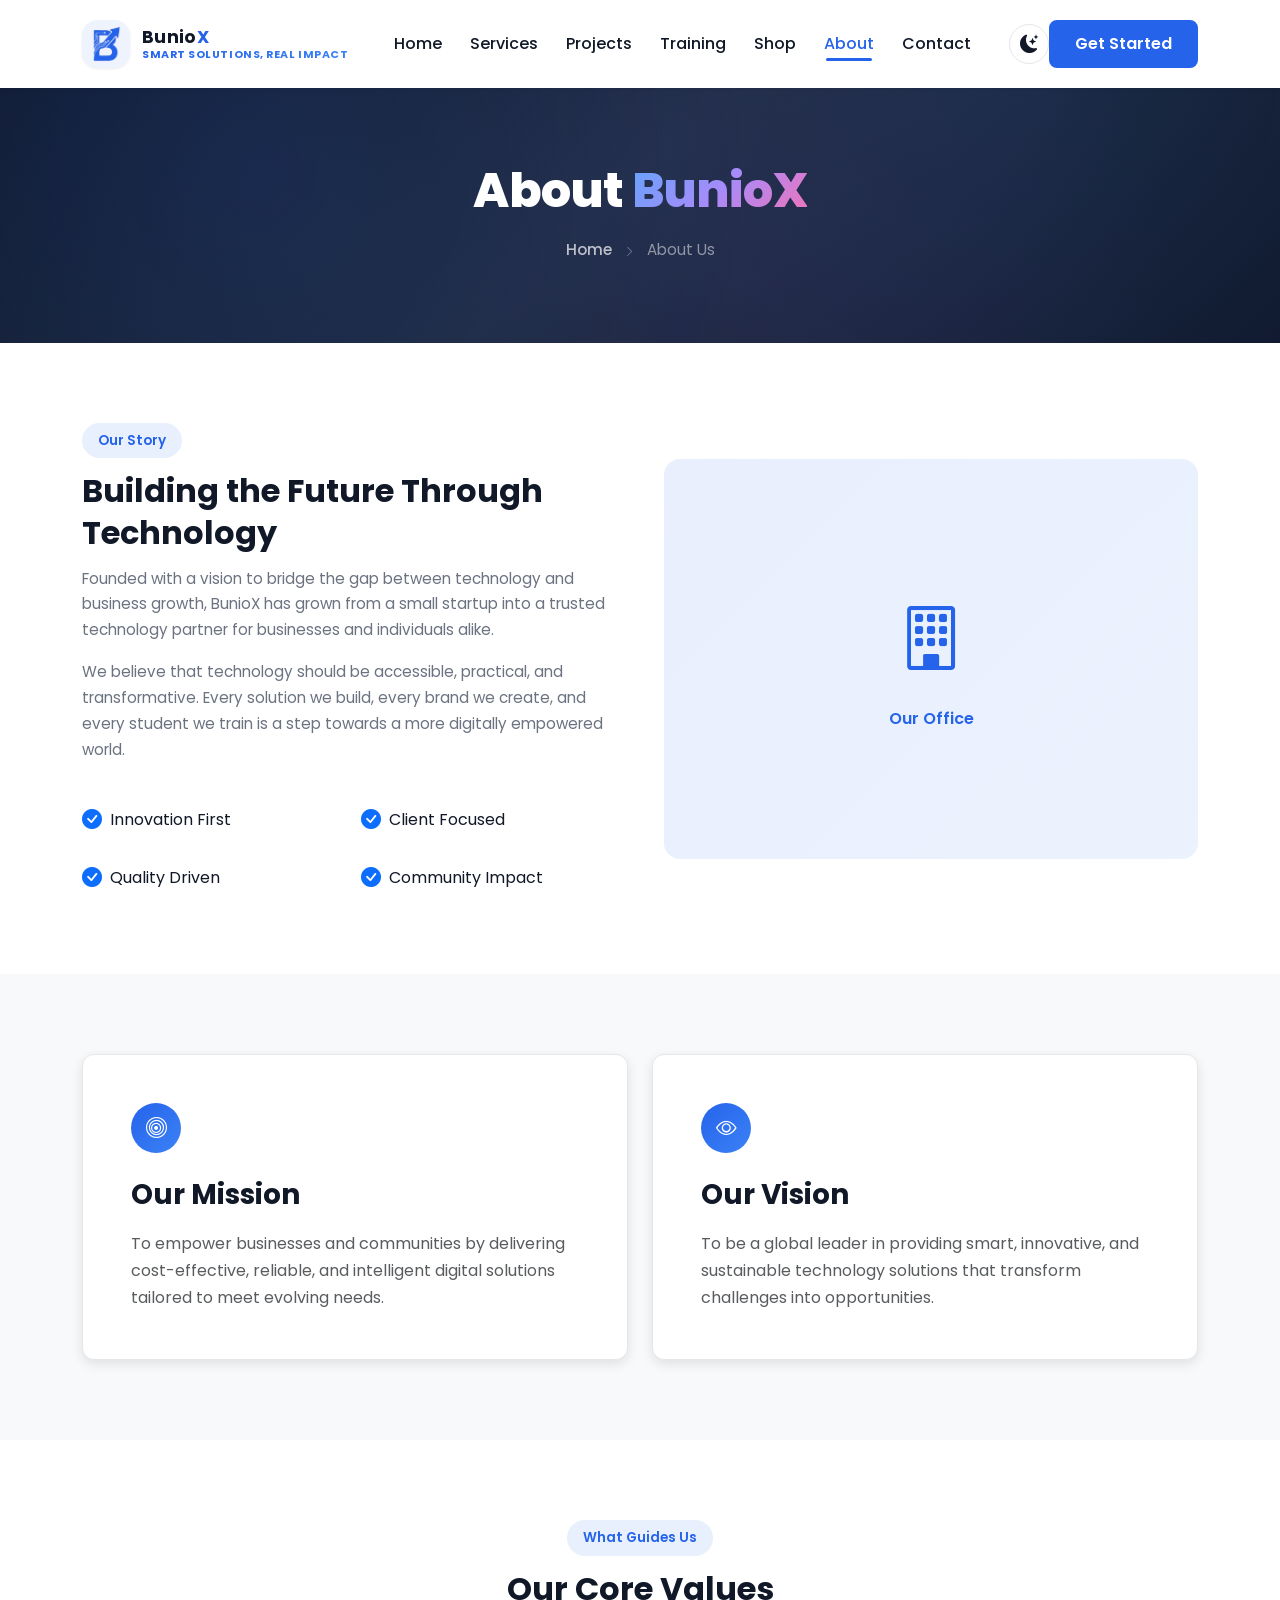
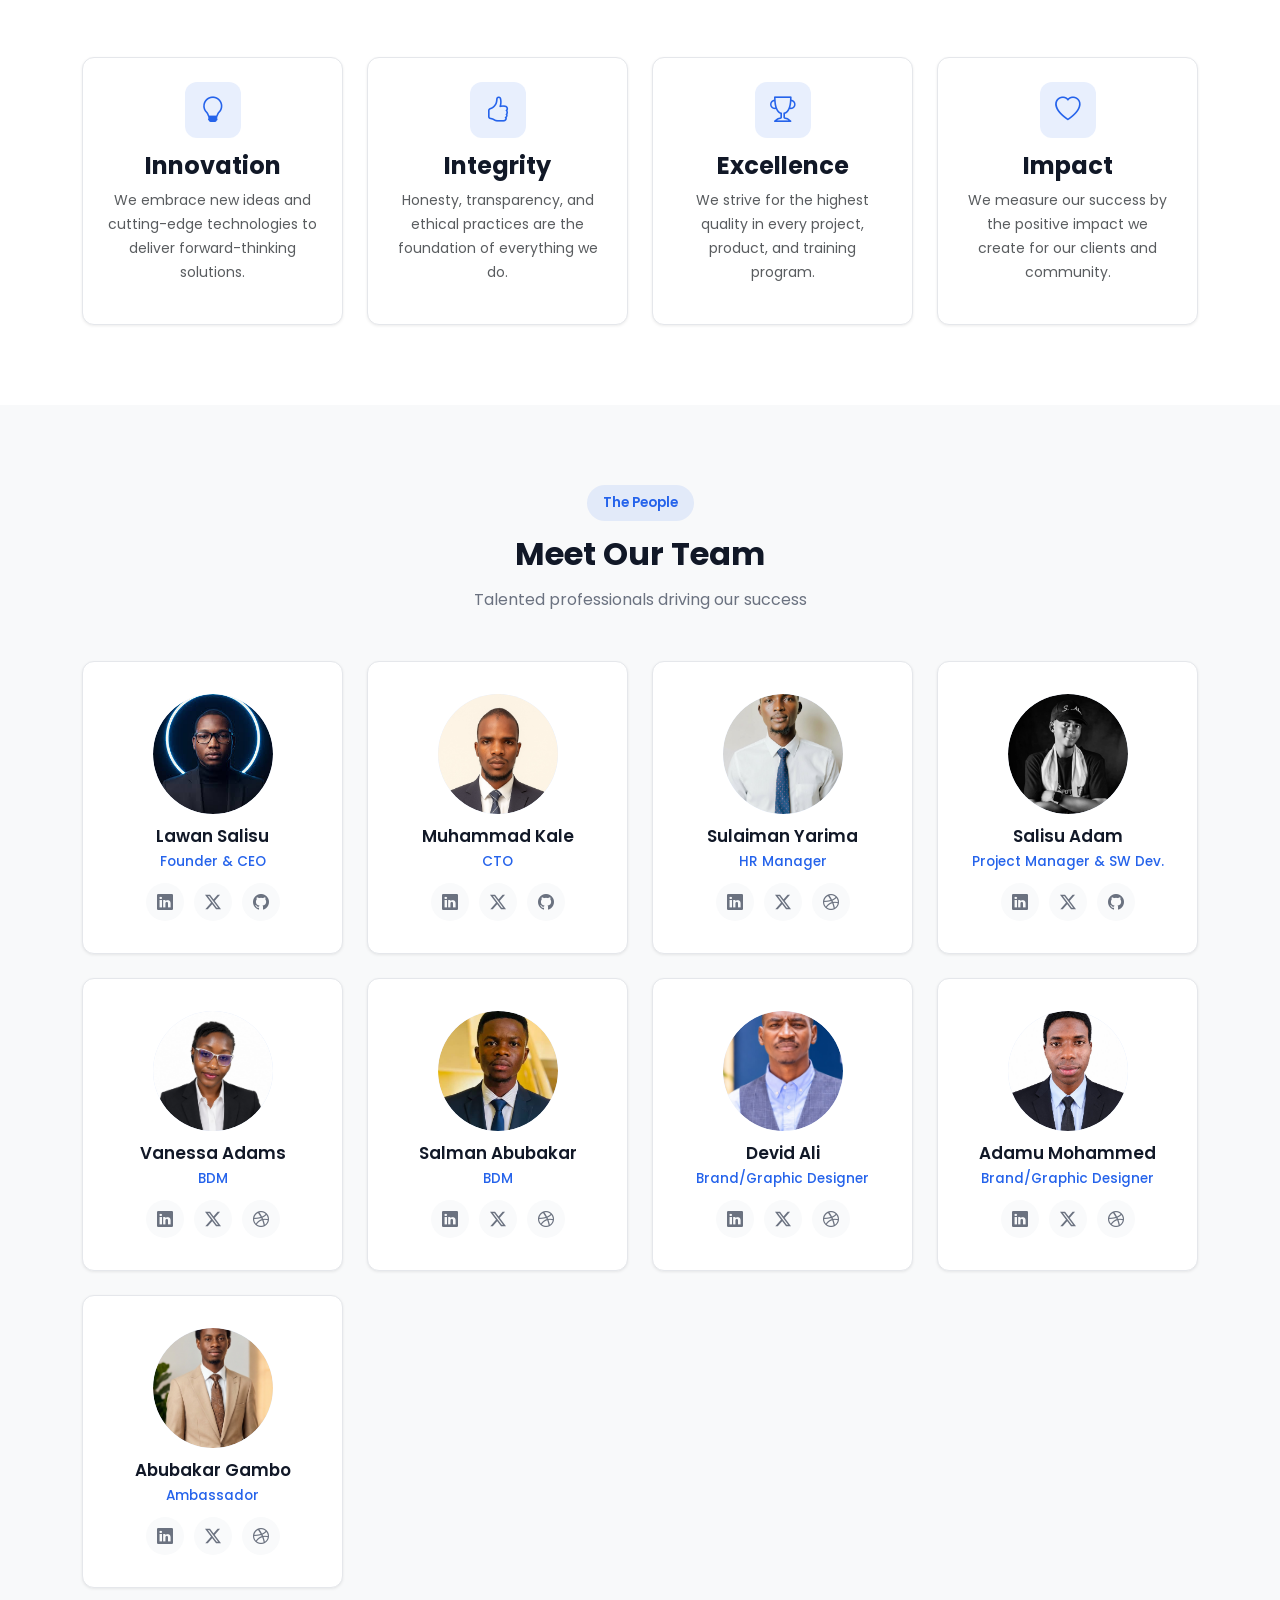
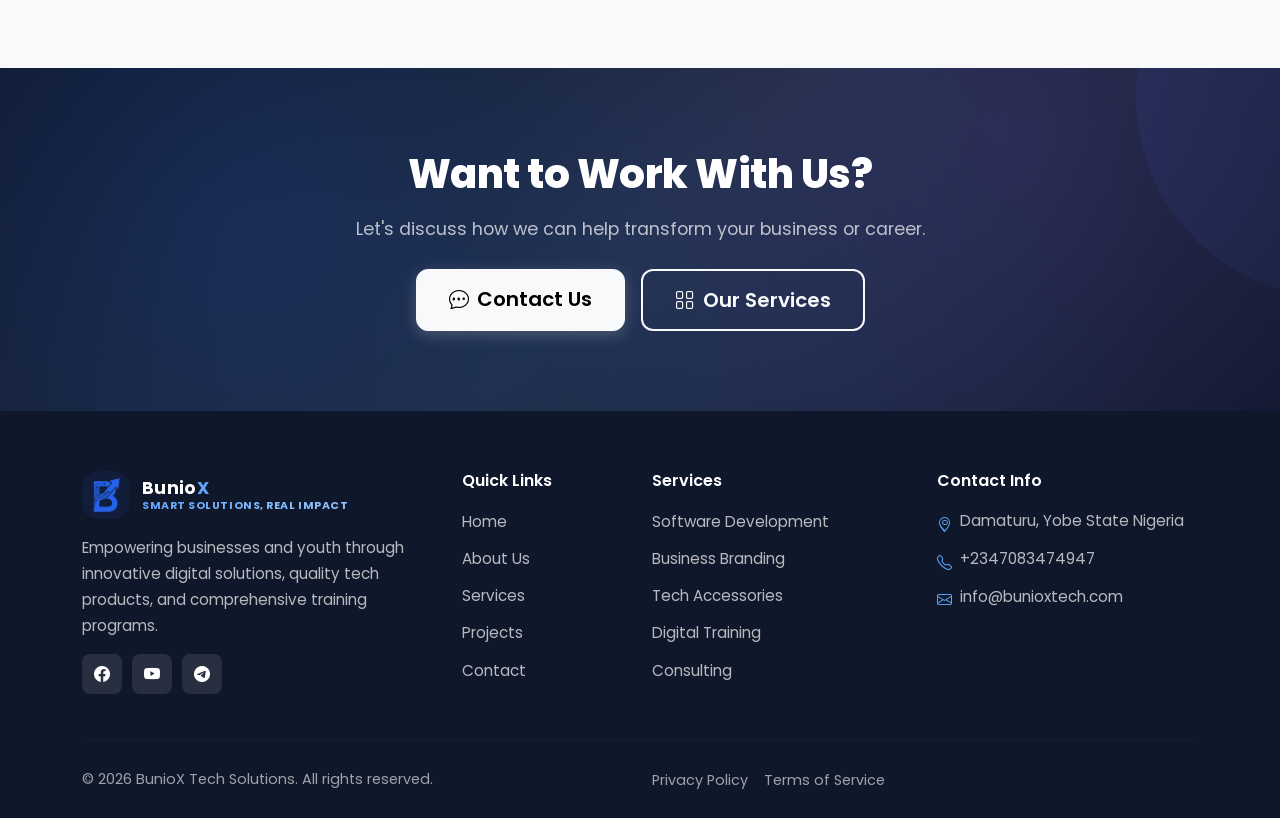
<file: about.html>
<!DOCTYPE html>
<html lang="en">
<head>
    <meta charset="UTF-8">
    <meta name="viewport" content="width=device-width, initial-scale=1.0">
    <meta name="description" content="Learn more about BunioX - Our mission, vision, team, and values.">
    <title>About Us | BunioX</title>
    <link rel="icon" href="assets/images/logo/Logo1.png" type="image/png">
    <link rel="preconnect" href="https://fonts.googleapis.com">
    <link rel="preconnect" href="https://fonts.gstatic.com" crossorigin>
    <link href="https://fonts.googleapis.com/css2?family=Poppins:wght@300;400;500;600;700;800&display=swap" rel="stylesheet">
    <link href="https://cdn.jsdelivr.net/npm/bootstrap@5.3.3/dist/css/bootstrap.min.css" rel="stylesheet">
    <link href="https://cdn.jsdelivr.net/npm/bootstrap-icons@1.11.3/font/bootstrap-icons.css" rel="stylesheet">
    <link rel="stylesheet" href="assets/css/style.css">
    <link rel="stylesheet" href="assets/css/pages.css">
</head>
<body>

    <!-- ==================== NAVBAR ==================== -->
    <nav class="navbar navbar-expand-lg fixed-top" id="mainNavbar">
        <div class="container">
            <a class="navbar-brand" href="index.html">
                <span class="brand-icon">
                    <img src="assets/images/logo/Logo1.png" alt="BunioX Tech Logo" class="brand-logo">
                </span>
                <span class="brand-text">
                    <span class="brand-name">Bunio<span class="text-accent">X</span></span>
                    <small class="brand-subtitle">Smart Solutions, Real Impact</small>
                </span>
            </a>
            <button class="night-mode-toggle d-lg-none" aria-label="Toggle night mode">
                <i class="bi bi-moon-stars-fill"></i>
            </button>
            <button class="navbar-toggler" type="button" data-bs-toggle="collapse" data-bs-target="#navbarNav" aria-controls="navbarNav" aria-expanded="false" aria-label="Toggle navigation">
                <span class="navbar-toggler-icon"></span>
            </button>
            <div class="collapse navbar-collapse" id="navbarNav">
                <ul class="navbar-nav mx-auto">
                    <li class="nav-item"><a class="nav-link" href="index.html">Home</a></li>
                    <li class="nav-item"><a class="nav-link" href="services.html">Services</a></li>
                    <li class="nav-item"><a class="nav-link" href="projects.html">Projects</a></li>
                    <li class="nav-item"><a class="nav-link" href="training.html">Training</a></li>
                    <li class="nav-item"><a class="nav-link" href="shop.html">Shop</a></li>
                    <li class="nav-item"><a class="nav-link active" href="about.html">About</a></li>
                    <li class="nav-item"><a class="nav-link" href="contact.html">Contact</a></li>
                </ul>
                <button class="night-mode-toggle d-none d-lg-inline-flex" aria-label="Toggle night mode">
                    <i class="bi bi-moon-stars-fill"></i>
                </button>
                <a href="contact.html" class="btn btn-primary-custom">Get Started</a>
            </div>
        </div>
    </nav>

    <!-- PAGE HERO -->
    <section class="page-hero">
        <div class="container">
            <div class="page-hero-content text-center">
                <h1>About <span class="gradient-text">BunioX</span></h1>
                <p class="breadcrumb-nav">
                    <a href="index.html">Home</a> <i class="bi bi-chevron-right"></i> <span>About Us</span>
                </p>
            </div>
        </div>
    </section>

    <!-- OUR STORY -->
    <section class="section-padding">
        <div class="container">
            <div class="row align-items-center g-5">
                <div class="col-lg-6" data-aos="fade-right">
                    <span class="section-badge">Our Story</span>
                    <h2 class="section-title">Building the Future Through Technology</h2>
                    <p class="section-text">Founded with a vision to bridge the gap between technology and business growth, BunioX has grown from a small startup into a trusted technology partner for businesses and individuals alike.</p>
                    <p class="section-text">We believe that technology should be accessible, practical, and transformative. Every solution we build, every brand we create, and every student we train is a step towards a more digitally empowered world.</p>
                    <div class="row g-4 mt-3">
                        <div class="col-6">
                            <div class="d-flex align-items-center">
                                <i class="bi bi-check-circle-fill text-primary me-2 fs-5"></i>
                                <span>Innovation First</span>
                            </div>
                        </div>
                        <div class="col-6">
                            <div class="d-flex align-items-center">
                                <i class="bi bi-check-circle-fill text-primary me-2 fs-5"></i>
                                <span>Client Focused</span>
                            </div>
                        </div>
                        <div class="col-6">
                            <div class="d-flex align-items-center">
                                <i class="bi bi-check-circle-fill text-primary me-2 fs-5"></i>
                                <span>Quality Driven</span>
                            </div>
                        </div>
                        <div class="col-6">
                            <div class="d-flex align-items-center">
                                <i class="bi bi-check-circle-fill text-primary me-2 fs-5"></i>
                                <span>Community Impact</span>
                            </div>
                        </div>
                    </div>
                </div>
                <div class="col-lg-6" data-aos="fade-left">
                    <div class="about-image-wrapper">
                        <div class="about-placeholder">
                            <i class="bi bi-building"></i>
                            <span>Our Office</span>
                        </div>
                    </div>
                </div>
            </div>
        </div>
    </section>

    <!-- MISSION & VISION -->
    <section class="section-padding bg-light">
        <div class="container">
            <div class="row g-4">
                <div class="col-lg-6" data-aos="fade-up">
                    <div class="mv-card p-5 h-100">
                        <div class="mv-icon mb-4">
                            <i class="bi bi-bullseye"></i>
                        </div>
                        <h3 class="mb-3">Our Mission</h3>
                        <p class="text-muted mb-0">To empower businesses and communities by delivering cost-effective, reliable, and 
intelligent digital solutions tailored to meet evolving needs.</p>
                    </div>
                </div>
                <div class="col-lg-6" data-aos="fade-up" data-aos-delay="100">
                    <div class="mv-card p-5 h-100">
                        <div class="mv-icon mb-4">
                            <i class="bi bi-eye"></i>
                        </div>
                        <h3 class="mb-3">Our Vision</h3>
                        <p class="text-muted mb-0">To be a global leader in providing smart, innovative, and sustainable technology 
solutions that transform challenges into opportunities.</p>
                    </div>
                </div>
            </div>
        </div>
    </section>

    <!-- OUR VALUES -->
    <section class="section-padding">
        <div class="container">
            <div class="section-header text-center mb-5" data-aos="fade-up">
                <span class="section-badge">What Guides Us</span>
                <h2 class="section-title">Our Core Values</h2>
            </div>
            <div class="row g-4">
                <div class="col-lg-3 col-md-6" data-aos="fade-up" data-aos-delay="100">
                    <div class="value-card text-center p-4">
                        <div class="value-icon"><i class="bi bi-lightbulb"></i></div>
                        <h4>Innovation</h4>
                        <p class="text-muted small">We embrace new ideas and cutting-edge technologies to deliver forward-thinking solutions.</p>
                    </div>
                </div>
                <div class="col-lg-3 col-md-6" data-aos="fade-up" data-aos-delay="200">
                    <div class="value-card text-center p-4">
                        <div class="value-icon"><i class="bi bi-hand-thumbs-up"></i></div>
                        <h4>Integrity</h4>
                        <p class="text-muted small">Honesty, transparency, and ethical practices are the foundation of everything we do.</p>
                    </div>
                </div>
                <div class="col-lg-3 col-md-6" data-aos="fade-up" data-aos-delay="300">
                    <div class="value-card text-center p-4">
                        <div class="value-icon"><i class="bi bi-trophy"></i></div>
                        <h4>Excellence</h4>
                        <p class="text-muted small">We strive for the highest quality in every project, product, and training program.</p>
                    </div>
                </div>
                <div class="col-lg-3 col-md-6" data-aos="fade-up" data-aos-delay="400">
                    <div class="value-card text-center p-4">
                        <div class="value-icon"><i class="bi bi-heart"></i></div>
                        <h4>Impact</h4>
                        <p class="text-muted small">We measure our success by the positive impact we create for our clients and community.</p>
                    </div>
                </div>
            </div>
        </div>
    </section>

    <!-- TEAM SECTION -->
    <section class="section-padding bg-light">
        <div class="container">
            <div class="section-header text-center mb-5" data-aos="fade-up">
                <span class="section-badge">The People</span>
                <h2 class="section-title">Meet Our Team</h2>
                <p class="section-subtitle">Talented professionals driving our success</p>
            </div>
            <div class="row g-4">
                <div class="col-lg-3 col-md-6" data-aos="fade-up" data-aos-delay="100">
                    <div class="team-card text-center">
                        <div class="team-avatar">
                            <img src="assets/images/team/images.jpg" alt="CEO-Lawan cs">
                        </div>
                        <h4 class="team-name">Lawan Salisu</h4>
                        <p class="team-role">Founder & CEO</p>
                        <div class="team-social">
                            <a href="#"><i class="bi bi-linkedin"></i></a>
                            <a href="#"><i class="bi bi-twitter-x"></i></a>
                            <a href="#"><i class="bi bi-github"></i></a>
                        </div>
                    </div>
                </div>
                <div class="col-lg-3 col-md-6" data-aos="fade-up" data-aos-delay="200">
                    <div class="team-card text-center">
                        <div class="team-avatar">
                            <img src="assets/images/team/mk.jpg" alt="CTO-MK">
                        </div>
                        <h4 class="team-name">Muhammad Kale</h4>
                        <p class="team-role">CTO</p>
                        <div class="team-social">
                            <a href="#"><i class="bi bi-linkedin"></i></a>
                            <a href="#"><i class="bi bi-twitter-x"></i></a>
                            <a href="#"><i class="bi bi-github"></i></a>
                        </div>
                    </div>
                </div>
                <div class="col-lg-3 col-md-6" data-aos="fade-up" data-aos-delay="300">
                    <div class="team-card text-center">
                        <div class="team-avatar">
                            <img src="assets/images/team/sulaiman y Abk.jpeg" alt="HR Manager-Sulaiman Yarima">
                        </div>
                        <h4 class="team-name">Sulaiman Yarima</h4>
                        <p class="team-role">HR Manager</p>
                        <div class="team-social">
                            <a href="#"><i class="bi bi-linkedin"></i></a>
                            <a href="#"><i class="bi bi-twitter-x"></i></a>
                            <a href="#"><i class="bi bi-dribbble"></i></a>
                        </div>
                    </div>
                </div>
                <div class="col-lg-3 col-md-6" data-aos="fade-up" data-aos-delay="400">
                    <div class="team-card text-center">
                        <div class="team-avatar">
                            <img src="assets/images/team/salis.jpg" alt="Salisu Adam">
                        </div>
                        <h4 class="team-name">Salisu Adam</h4>
                        <p class="team-role">Project Manager & SW Dev.</p>
                        <div class="team-social">
                            <a href="https://www.linkedin.com/in/salisu-adam-16502a3a9?utm_source=share_via&utm_content=profile&utm_medium=member_android"><i class="bi bi-linkedin"></i></a>
                            <a href="#"><i class="bi bi-twitter-x"></i></a>
                            <a href="https://github.com/SalisAdam"><i class="bi bi-github"></i></a>
                        </div>
                    </div>
                </div>
                <div class="col-lg-3 col-md-6" data-aos="fade-up" data-aos-delay="300">
                    <div class="team-card text-center">
                        <div class="team-avatar">
                            <img src="assets/images/team/varnessa.jpg" alt="BDM-Vanessa Adams">
                        </div>
                        <h4 class="team-name">Vanessa Adams</h4>
                        <p class="team-role">BDM</p>
                        <div class="team-social">
                            <a href="#"><i class="bi bi-linkedin"></i></a>
                            <a href="#"><i class="bi bi-twitter-x"></i></a>
                            <a href="#"><i class="bi bi-dribbble"></i></a>
                        </div>
                    </div>
                </div>
                <div class="col-lg-3 col-md-6" data-aos="fade-up" data-aos-delay="300">
                    <div class="team-card text-center">
                        <div class="team-avatar">
                            <img src="assets/images/team/salman.jpeg" alt="BDM-Salman Abubakar">
                        </div>
                        <h4 class="team-name">Salman Abubakar</h4>
                        <p class="team-role">BDM</p>
                        <div class="team-social">
                            <a href="#"><i class="bi bi-linkedin"></i></a>
                            <a href="#"><i class="bi bi-twitter-x"></i></a>
                            <a href="#"><i class="bi bi-dribbble"></i></a>
                        </div>
                    </div>
                </div>
                <div class="col-lg-3 col-md-6" data-aos="fade-up" data-aos-delay="300">
                    <div class="team-card text-center">
                        <div class="team-avatar">
                            <img src="assets/images/team/devid.jpeg" alt="Creative-Devid Ali">
                        </div>
                        <h4 class="team-name">Devid Ali</h4>
                        <p class="team-role">Brand/Graphic Designer</p>
                        <div class="team-social">
                            <a href="#"><i class="bi bi-linkedin"></i></a>
                            <a href="#"><i class="bi bi-twitter-x"></i></a>
                            <a href="#"><i class="bi bi-dribbble"></i></a>
                        </div>
                    </div>
                </div>
                <div class="col-lg-3 col-md-6" data-aos="fade-up" data-aos-delay="300">
                    <div class="team-card text-center">
                        <div class="team-avatar">
                            <img src="assets/images/team/adamu moh'd.jpeg" alt="Creative-Adamu Mohammed">
                        </div>
                        <h4 class="team-name">Adamu Mohammed</h4>
                        <p class="team-role">Brand/Graphic Designer</p>
                        <div class="team-social">
                            <a href="#"><i class="bi bi-linkedin"></i></a>
                            <a href="#"><i class="bi bi-twitter-x"></i></a>
                            <a href="#"><i class="bi bi-dribbble"></i></a>
                        </div>
                    </div>
                </div>
                <div class="col-lg-3 col-md-6" data-aos="fade-up" data-aos-delay="300">
                    <div class="team-card text-center">
                        <div class="team-avatar">
                            <img src="assets/images/team/Abk Gambo.jpeg" alt="Creative-Abubakar Gambo">
                        </div>
                        <h4 class="team-name">Abubakar Gambo</h4>
                        <p class="team-role">Ambassador</p>
                        <div class="team-social">
                            <a href="#"><i class="bi bi-linkedin"></i></a>
                            <a href="#"><i class="bi bi-twitter-x"></i></a>
                            <a href="#"><i class="bi bi-dribbble"></i></a>
                        </div>
                    </div>
                </div>
            </div>
        </div>
    </section>

    <!-- CTA -->
    <section class="cta-section section-padding">
        <div class="container">
            <div class="cta-content text-center" data-aos="fade-up">
                <h2 class="cta-title">Want to Work With Us?</h2>
                <p class="cta-subtitle">Let's discuss how we can help transform your business or career.</p>
                <div class="cta-buttons d-flex flex-wrap justify-content-center gap-3 mt-4">
                    <a href="contact.html" class="btn btn-light btn-lg"><i class="bi bi-chat-dots me-2"></i>Contact Us</a>
                    <a href="services.html" class="btn btn-outline-light btn-lg"><i class="bi bi-grid me-2"></i>Our Services</a>
                </div>
            </div>
        </div>
    </section>

        <!-- ==================== FOOTER ==================== -->
    <footer class="footer-section">
        <div class="container">
            <div class="row g-4">
                
                <div class="col-lg-4 col-md-6">
                    <div class="footer-brand mb-3">
                        <span class="brand-icon">
                            <img src="assets/images/logo/Logo1.png" alt="BunioX Tech Logo" class="brand-logo">
                        </span>
                        <span class="brand-text">
                            <span class="brand-name">Bunio<span class="text-accent">X</span></span>
                            <small class="brand-subtitle">Smart Solutions, Real Impact</small>
                        </span>
                    </div>
                    <p class="footer-text">Empowering businesses and youth through innovative digital solutions, quality tech products, and comprehensive training programs.</p>
                    <div class="footer-social mt-3">
                        <a href="https://web.facebook.com/bunioxtech?mibextid=ZbWKwL&_rdc=1&_rdr#" class="footer-social-link"><i class="bi bi-facebook"></i></a>
                        <a href="https://www.youtube.com/@bunioxtech?si=bAouq5hFVucIBFQy" class="footer-social-link"><i class="bi bi-youtube"></i></a>
                        <a href="https://t.me/bunioxtech" class="footer-social-link"><i class="bi bi-telegram"></i></a>
                    </div>
                </div>
                <div class="col-lg-2 col-md-6">
                    <h5 class="footer-title">Quick Links</h5>
                    <ul class="footer-links list-unstyled">
                        <li><a href="index.html">Home</a></li>
                        <li><a href="about.html">About Us</a></li>
                        <li><a href="services.html">Services</a></li>
                        <li><a href="projects.html">Projects</a></li>
                        <li><a href="contact.html">Contact</a></li>
                    </ul>
                </div>
                <div class="col-lg-3 col-md-6">
                    <h5 class="footer-title">Services</h5>
                    <ul class="footer-links list-unstyled">
                        <li><a href="services.html">Software Development</a></li>
                        <li><a href="services.html">Business Branding</a></li>
                        <li><a href="shop.html">Tech Accessories</a></li>
                        <li><a href="training.html">Digital Training</a></li>
                        <li><a href="contact.html">Consulting</a></li>
                    </ul>
                </div>
                <div class="col-lg-3 col-md-6">
                    <h5 class="footer-title">Contact Info</h5>
                    <ul class="footer-contact list-unstyled">
                        <li class="d-flex align-items-start mb-2">
                            <i class="bi bi-geo-alt me-2 mt-1"></i>
                            <span>Damaturu, Yobe State Nigeria</span>
                        </li>
                        <li class="d-flex align-items-start mb-2">
                            <i class="bi bi-telephone me-2 mt-1"></i>
                            <span>+2347083474947</span>
                        </li>
                        <li class="d-flex align-items-start mb-2">
                            <i class="bi bi-envelope me-2 mt-1"></i>
                            <span>info@bunioxtech.com</span>
                        </li>
                    </ul>
                </div>
            </div>
            <hr class="footer-divider">
            <div class="row align-items-center">
                <div class="col-md-6">
                    <p class="footer-copyright mb-0">&copy; 2026 BunioX Tech Solutions. All rights reserved.</p>
                </div>
                <div class="col-md-6 text-md-end">
                    <ul class="footer-bottom-links list-inline mb-0">
                        <li class="list-inline-item"><a href="#">Privacy Policy</a></li>
                        <li class="list-inline-item"><a href="#">Terms of Service</a></li>
                    </ul>
                </div>
            </div>
        </div>
    </footer>

    <button id="backToTop" class="back-to-top" aria-label="Back to top"><i class="bi bi-chevron-up"></i></button>
    <script src="https://cdn.jsdelivr.net/npm/bootstrap@5.3.3/dist/js/bootstrap.bundle.min.js"></script>
    <script src="assets/js/main.js"></script>
</body>
</html>
</file>
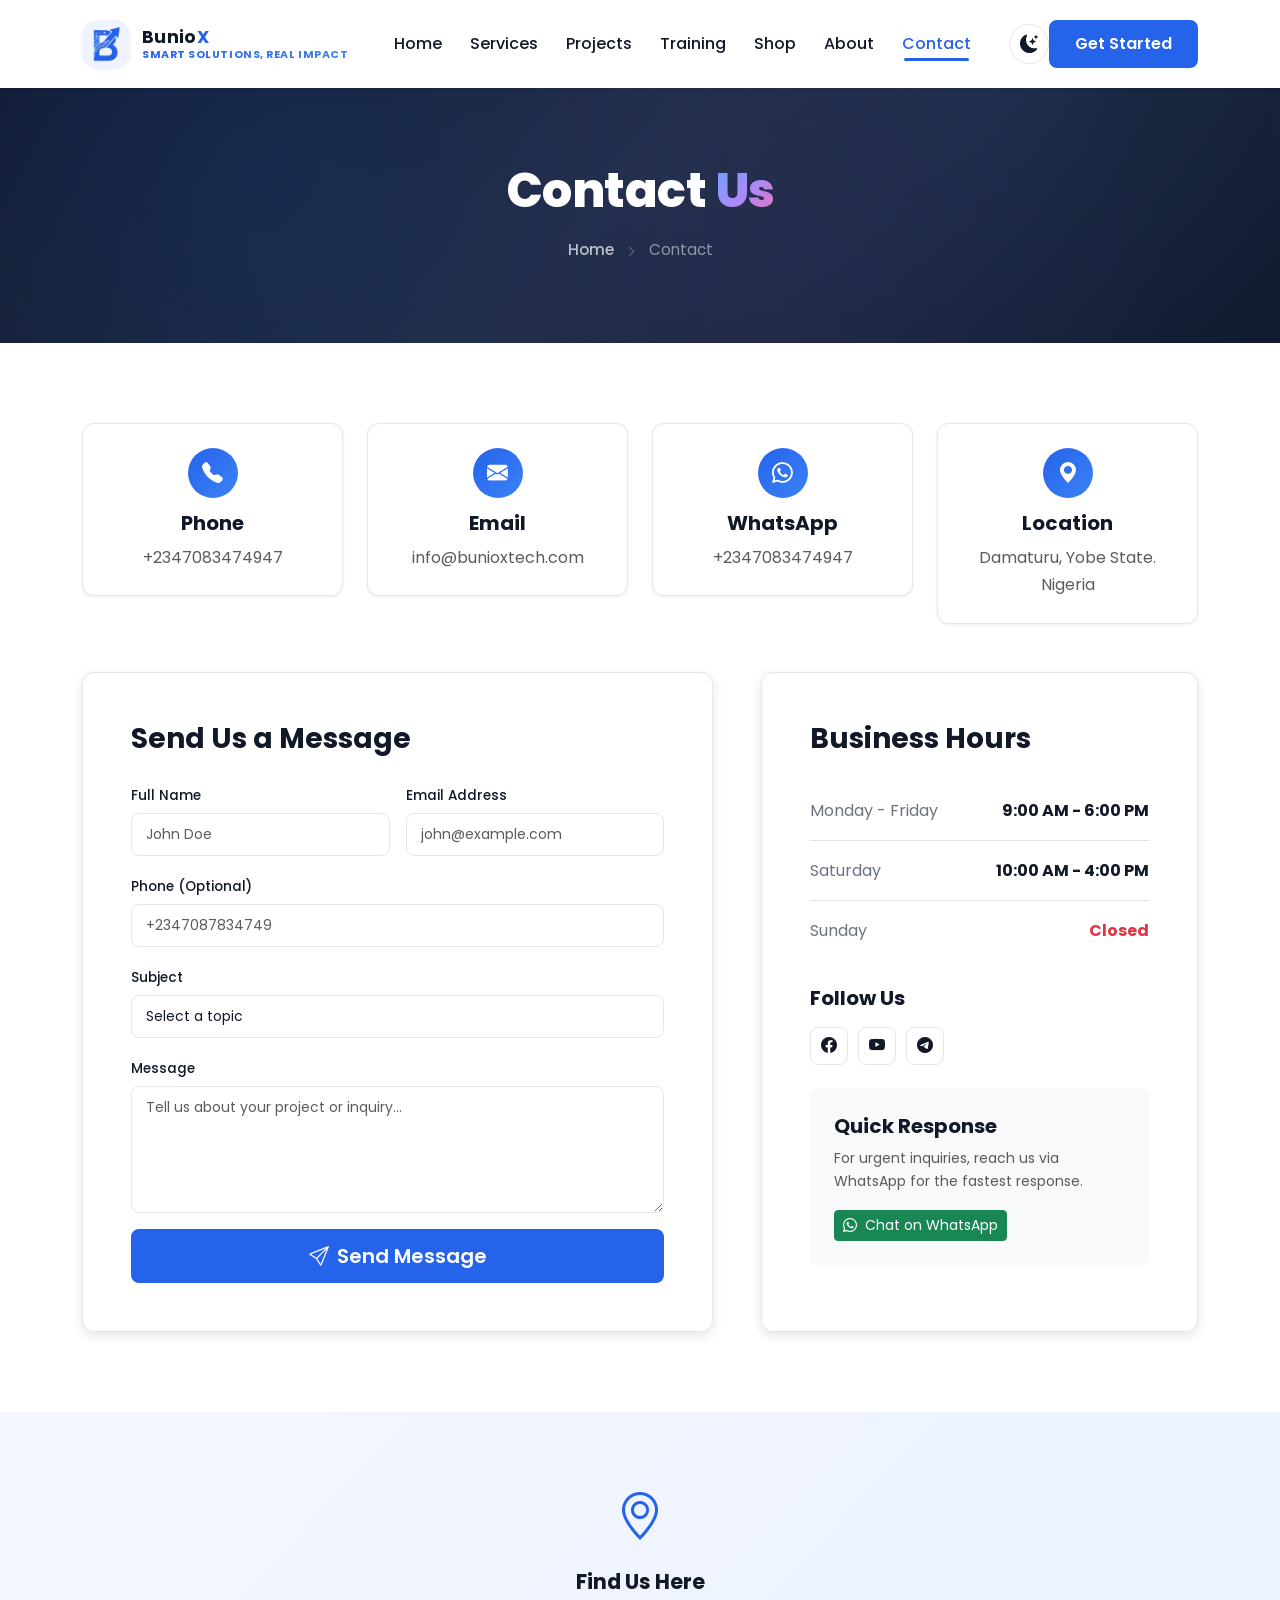
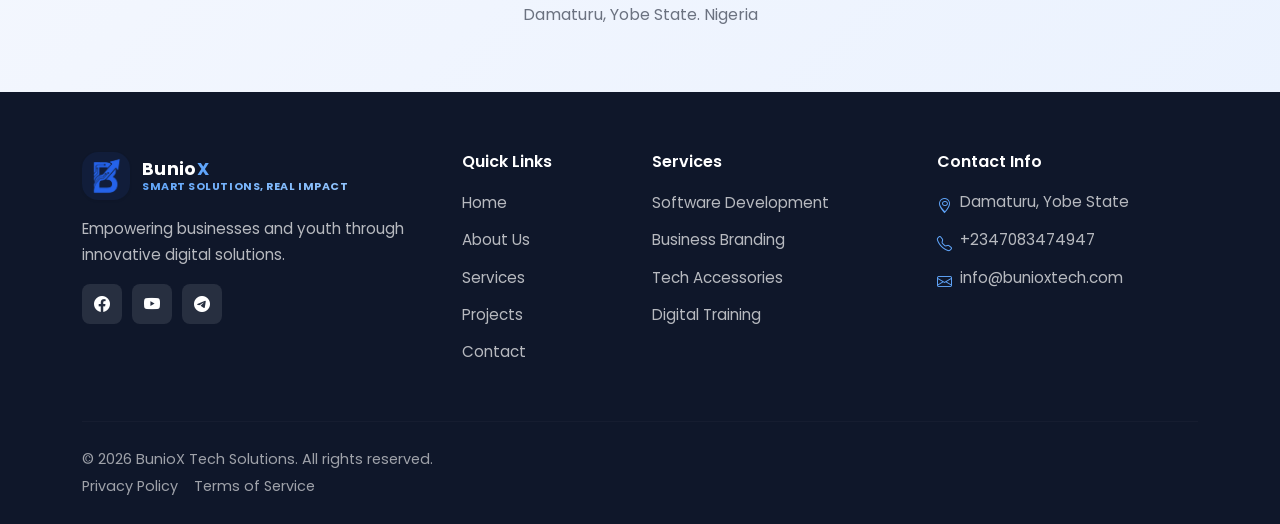
<file: contact.html>
<!DOCTYPE html>
<html lang="en">
<head>
    <meta charset="UTF-8">
    <meta name="viewport" content="width=device-width, initial-scale=1.0">
    <meta name="description" content="Contact BunioX - Get in touch for projects, training, or inquiries.">
    <title>Contact Us | BunioX</title>
    <link rel="icon" href="assets/images/logo/Logo1.png" type="image/png">
    <link rel="preconnect" href="https://fonts.googleapis.com">
    <link rel="preconnect" href="https://fonts.gstatic.com" crossorigin>
    <link href="https://fonts.googleapis.com/css2?family=Poppins:wght@300;400;500;600;700;800&display=swap" rel="stylesheet">
    <link href="https://cdn.jsdelivr.net/npm/bootstrap@5.3.3/dist/css/bootstrap.min.css" rel="stylesheet">
    <link href="https://cdn.jsdelivr.net/npm/bootstrap-icons@1.11.3/font/bootstrap-icons.css" rel="stylesheet">
    <link rel="stylesheet" href="assets/css/style.css">
    <link rel="stylesheet" href="assets/css/pages.css">
</head>
<body>

    <!-- ==================== NAVBAR ==================== -->
    <nav class="navbar navbar-expand-lg fixed-top" id="mainNavbar">
        <div class="container">
            <a class="navbar-brand" href="index.html">
                <span class="brand-icon">
                    <img src="assets/images/logo/Logo1.png" alt="BunioX Tech Logo" class="brand-logo">
                </span>
                <span class="brand-text">
                    <span class="brand-name">Bunio<span class="text-accent">X</span></span>
                    <small class="brand-subtitle">Smart Solutions, Real Impact</small>
                </span>
            </a>
            <button class="night-mode-toggle d-lg-none" aria-label="Toggle night mode">
                <i class="bi bi-moon-stars-fill"></i>
            </button>
            <button class="navbar-toggler" type="button" data-bs-toggle="collapse" data-bs-target="#navbarNav" aria-controls="navbarNav" aria-expanded="false" aria-label="Toggle navigation">
                <span class="navbar-toggler-icon"></span>
            </button>
            <div class="collapse navbar-collapse" id="navbarNav">
                <ul class="navbar-nav mx-auto">
                    <li class="nav-item"><a class="nav-link" href="index.html">Home</a></li>
                    <li class="nav-item"><a class="nav-link" href="services.html">Services</a></li>
                    <li class="nav-item"><a class="nav-link" href="projects.html">Projects</a></li>
                    <li class="nav-item"><a class="nav-link" href="training.html">Training</a></li>
                    <li class="nav-item"><a class="nav-link" href="shop.html">Shop</a></li>
                    <li class="nav-item"><a class="nav-link" href="about.html">About</a></li>
                    <li class="nav-item"><a class="nav-link active" href="contact.html">Contact</a></li>
                </ul>
                <button class="night-mode-toggle d-none d-lg-inline-flex" aria-label="Toggle night mode">
                    <i class="bi bi-moon-stars-fill"></i>
                </button>
                <a href="contact.html" class="btn btn-primary-custom">Get Started</a>
            </div>
        </div>
    </nav>

    <section class="page-hero"><div class="container"><div class="page-hero-content text-center"><h1>Contact <span class="gradient-text">Us</span></h1><p class="breadcrumb-nav"><a href="index.html">Home</a> <i class="bi bi-chevron-right"></i> <span>Contact</span></p></div></div></section>

    <!-- CONTACT INFO CARDS -->
    <section class="section-padding">
        <div class="container">
            <div class="row g-4 mb-5">
                <div class="col-lg-3 col-md-6" data-aos="fade-up" data-aos-delay="100">
                    <div class="contact-info-card text-center p-4">
                        <div class="contact-info-icon"><i class="bi bi-telephone-fill"></i></div>
                        <h5>Phone</h5>
                        <p class="text-muted mb-0">+2347083474947</p>
                    </div>
                </div>
                <div class="col-lg-3 col-md-6" data-aos="fade-up" data-aos-delay="200">
                    <div class="contact-info-card text-center p-4">
                        <div class="contact-info-icon"><i class="bi bi-envelope-fill"></i></div>
                        <h5>Email</h5>
                        <p class="text-muted mb-0">info@bunioxtech.com</p>
                    </div>
                </div>
                <div class="col-lg-3 col-md-6" data-aos="fade-up" data-aos-delay="300">
                    <div class="contact-info-card text-center p-4">
                        <div class="contact-info-icon"><i class="bi bi-whatsapp"></i></div>
                        <h5>WhatsApp</h5>
                        <p class="text-muted mb-0">+2347083474947</p>
                    </div>
                </div>
                <div class="col-lg-3 col-md-6" data-aos="fade-up" data-aos-delay="400">
                    <div class="contact-info-card text-center p-4">
                        <div class="contact-info-icon"><i class="bi bi-geo-alt-fill"></i></div>
                        <h5>Location</h5>
                        <p class="text-muted mb-0">Damaturu, Yobe State. Nigeria</p>
                    </div>
                </div>
            </div>

            <!-- CONTACT FORM & MAP -->
            <div class="row g-5">
                <div class="col-lg-7" data-aos="fade-right">
                    <div class="contact-form-card p-4 p-md-5">
                        <h3 class="mb-4">Send Us a Message</h3>
                        <form id="contactForm" action="https://formspree.io/f/mojrpgoo" method="POST" novalidate>
                            <div class="row g-3">
                                <div class="col-md-6">
                                    <label for="contactName" class="form-label">Full Name</label>
                                    <input type="text" class="form-control" id="contactName" name="name" placeholder="John Doe" required>
                                    <div class="invalid-feedback">Please enter your name</div>
                                </div>
                                <div class="col-md-6">
                                    <label for="contactEmail" class="form-label">Email Address</label>
                                    <input type="email" class="form-control" id="contactEmail" name="email" placeholder="john@example.com" required>
                                    <div class="invalid-feedback">Please enter a valid email</div>
                                </div>
                                <div class="col-12">
                                    <label for="contactPhone" class="form-label">Phone (Optional)</label>
                                    <input type="tel" class="form-control" id="contactPhone" name="phone" placeholder="+2347087834749">
                                </div>
                                <div class="col-12">
                                    <label for="contactSubject" class="form-label">Subject</label>
                                    <select class="form-control" id="contactSubject" name="subject">
                                        <option value="">Select a topic</option>
                                        <option value="software">Software Development</option>
                                        <option value="branding">Business Branding</option>
                                        <option value="training">Digital Training</option>
                                        <option value="shop">Tech Accessories</option>
                                        <option value="other">Other Inquiry</option>
                                    </select>
                                </div>
                                <div class="col-12">
                                    <label for="contactMessage" class="form-label">Message</label>
                                    <textarea class="form-control" id="contactMessage" name="message" rows="5" placeholder="Tell us about your project or inquiry..." required></textarea>
                                    <div class="invalid-feedback">Please enter your message</div>
                                </div>
                                <div class="col-12">
                                    <button type="submit" class="btn btn-primary-custom btn-lg w-100"><i class="bi bi-send me-2"></i>Send Message</button>
                                </div>
                            </div>
                        </form>
                        <div id="formError" class="alert alert-danger mt-3 d-none">
                            <i class="bi bi-exclamation-circle me-2"></i>Unable to send your message right now. Please try again later.
                        </div>
                    </div>
                </div>
                <div class="col-lg-5" data-aos="fade-left">
                    <div class="contact-form-card p-4 p-md-5 h-100">
                        <h3 class="mb-4">Business Hours</h3>
                        <ul class="business-hours list-unstyled">
                            <li class="d-flex justify-content-between py-3 border-bottom"><span>Monday - Friday</span><strong>9:00 AM - 6:00 PM</strong></li>
                            <li class="d-flex justify-content-between py-3 border-bottom"><span>Saturday</span><strong>10:00 AM - 4:00 PM</strong></li>
                            <li class="d-flex justify-content-between py-3"><span>Sunday</span><strong class="text-danger">Closed</strong></li>
                        </ul>
                        <div class="mt-4">
                            <h5 class="mb-3">Follow Us</h5>
                            <div class="social-links">
                                <a href="https://web.facebook.com/bunioxtech?mibextid=ZbWKwL&_rdc=1&_rdr#" class="social-link"><i class="bi bi-facebook"></i></a>
                                <a href="https://www.youtube.com/@bunioxtech?si=bAouq5hFVucIBFQy" class="social-link"><i class="bi bi-youtube"></i></a>
                                <a href="https://t.me/bunioxtech" class="social-link"><i class="bi bi-telegram"></i></a>
                            </div>
                        </div>
                        <div class="mt-4 p-4 bg-light rounded">
                            <h5 class="mb-2">Quick Response</h5>
                            <p class="text-muted small mb-0">For urgent inquiries, reach us via WhatsApp for the fastest response.</p>
                            <a href="https://wa.me/2347083474947?text=Hello%20BunioX%20Tech%20Solutions%2C%20i%20would%20like%20to%20know%20more%20about%20your%20services." class="btn btn-success btn-sm mt-3" target="_blank"><i class="bi bi-whatsapp me-2"></i>Chat on WhatsApp</a>
                        </div>
                    </div>
                </div>
            </div>
        </div>
    </section>

    <!-- MAP PLACEHOLDER -->
    <section class="map-section">
        <div class="map-placeholder">
            <i class="bi bi-geo-alt"></i>
            <h3>Find Us Here</h3>
            <p>Damaturu, Yobe State. Nigeria</p>
        </div>
    </section>

    <div id="contactSuccessModal" class="d-none" style="position:fixed; inset:0; background:rgba(15,23,42,0.7); z-index:1050; display:flex; align-items:center; justify-content:center; padding:1rem;">
        <div style="background:var(--bg-white); max-width:420px; width:100%; border-radius:1rem; box-shadow:0 24px 60px rgba(0,0,0,0.18); padding:2rem; position:relative;">
            <button type="button" id="contactSuccessClose" style="position:absolute; top:1rem; right:1rem; border:none; background:transparent; font-size:1.25rem; color:var(--text-light); cursor:pointer;">&times;</button>
            <div class="text-center">
                <div class="badge rounded-circle bg-success text-white mb-3" style="width:60px; height:60px; display:grid; place-items:center; margin-inline:auto;">
                    <i class="bi bi-check-lg fs-4"></i>
                </div>
                <h4 class="mb-2">Message Sent</h4>
                <p class="text-muted mb-0">Thank you for reaching out to BunioX — we will get back to you soon.</p>
            </div>
        </div>
    </div>

    <footer class="footer-section">
        <div class="container">
            <div class="row g-4">
                <div class="col-lg-4 col-md-6">
                    <div class="footer-brand mb-3">
                        <span class="brand-icon">
                            <img src="assets/images/logo/Logo1.png" alt="BunioX Tech Logo" class="brand-logo">
                        </span>
                        <span class="brand-text">
                            <span class="brand-name">Bunio<span class="text-accent">X</span></span>
                            <small class="brand-subtitle">Smart Solutions, Real Impact</small>
                        </span>
                    </div>
                    <p class="footer-text">Empowering businesses and youth through innovative digital solutions.</p>
                    <div class="footer-social mt-3"><a href="https://web.facebook.com/bunioxtech?mibextid=ZbWKwL&_rdc=1&_rdr#" class="footer-social-link"><i class="bi bi-facebook"></i></a><a href="https://www.youtube.com/@bunioxtech?si=bAouq5hFVucIBFQy" class="footer-social-link"><i class="bi bi-youtube"></i></a><a href="https://t.me/bunioxtech" class="footer-social-link"><i class="bi bi-telegram"></i></a></div>
                </div>
                <div class="col-lg-2 col-md-6"><h5 class="footer-title">Quick Links</h5><ul class="footer-links list-unstyled"><li><a href="index.html">Home</a></li><li><a href="about.html">About Us</a></li><li><a href="services.html">Services</a></li><li><a href="projects.html">Projects</a></li><li><a href="contact.html">Contact</a></li></ul></div>
                <div class="col-lg-3 col-md-6"><h5 class="footer-title">Services</h5><ul class="footer-links list-unstyled"><li><a href="services.html">Software Development</a></li><li><a href="services.html">Business Branding</a></li><li><a href="shop.html">Tech Accessories</a></li><li><a href="training.html">Digital Training</a></li></ul></div>
                <div class="col-lg-3 col-md-6"><h5 class="footer-title">Contact Info</h5><ul class="footer-contact list-unstyled"><li class="d-flex align-items-start mb-2"><i class="bi bi-geo-alt me-2 mt-1"></i><span>Damaturu, Yobe State</span></li><li class="d-flex align-items-start mb-2"><i class="bi bi-telephone me-2 mt-1"></i><span>+2347083474947</span></li><li class="d-flex align-items-start mb-2"><i class="bi bi-envelope me-2 mt-1"></i><span>info@bunioxtech.com</span></li></ul></div>
            </div>
            <hr class="footer-divider">
            <div class="row align-items-center">
                    <p class="footer-copyright mb-0">&copy; 2026 BunioX Tech Solutions. All rights reserved.</p>
                <div class="col-md-6 text-md-end"><ul class="footer-bottom-links list-inline mb-0"><li class="list-inline-item"><a href="#">Privacy Policy</a></li><li class="list-inline-item"><a href="#">Terms of Service</a></li></ul></div>
            </div>
        </div>
    </footer>

    <button id="backToTop" class="back-to-top" aria-label="Back to top"><i class="bi bi-chevron-up"></i></button>
    <script src="https://cdn.jsdelivr.net/npm/bootstrap@5.3.3/dist/js/bootstrap.bundle.min.js"></script>
    <script src="assets/js/main.js"></script>
</body>
</html>
</file>
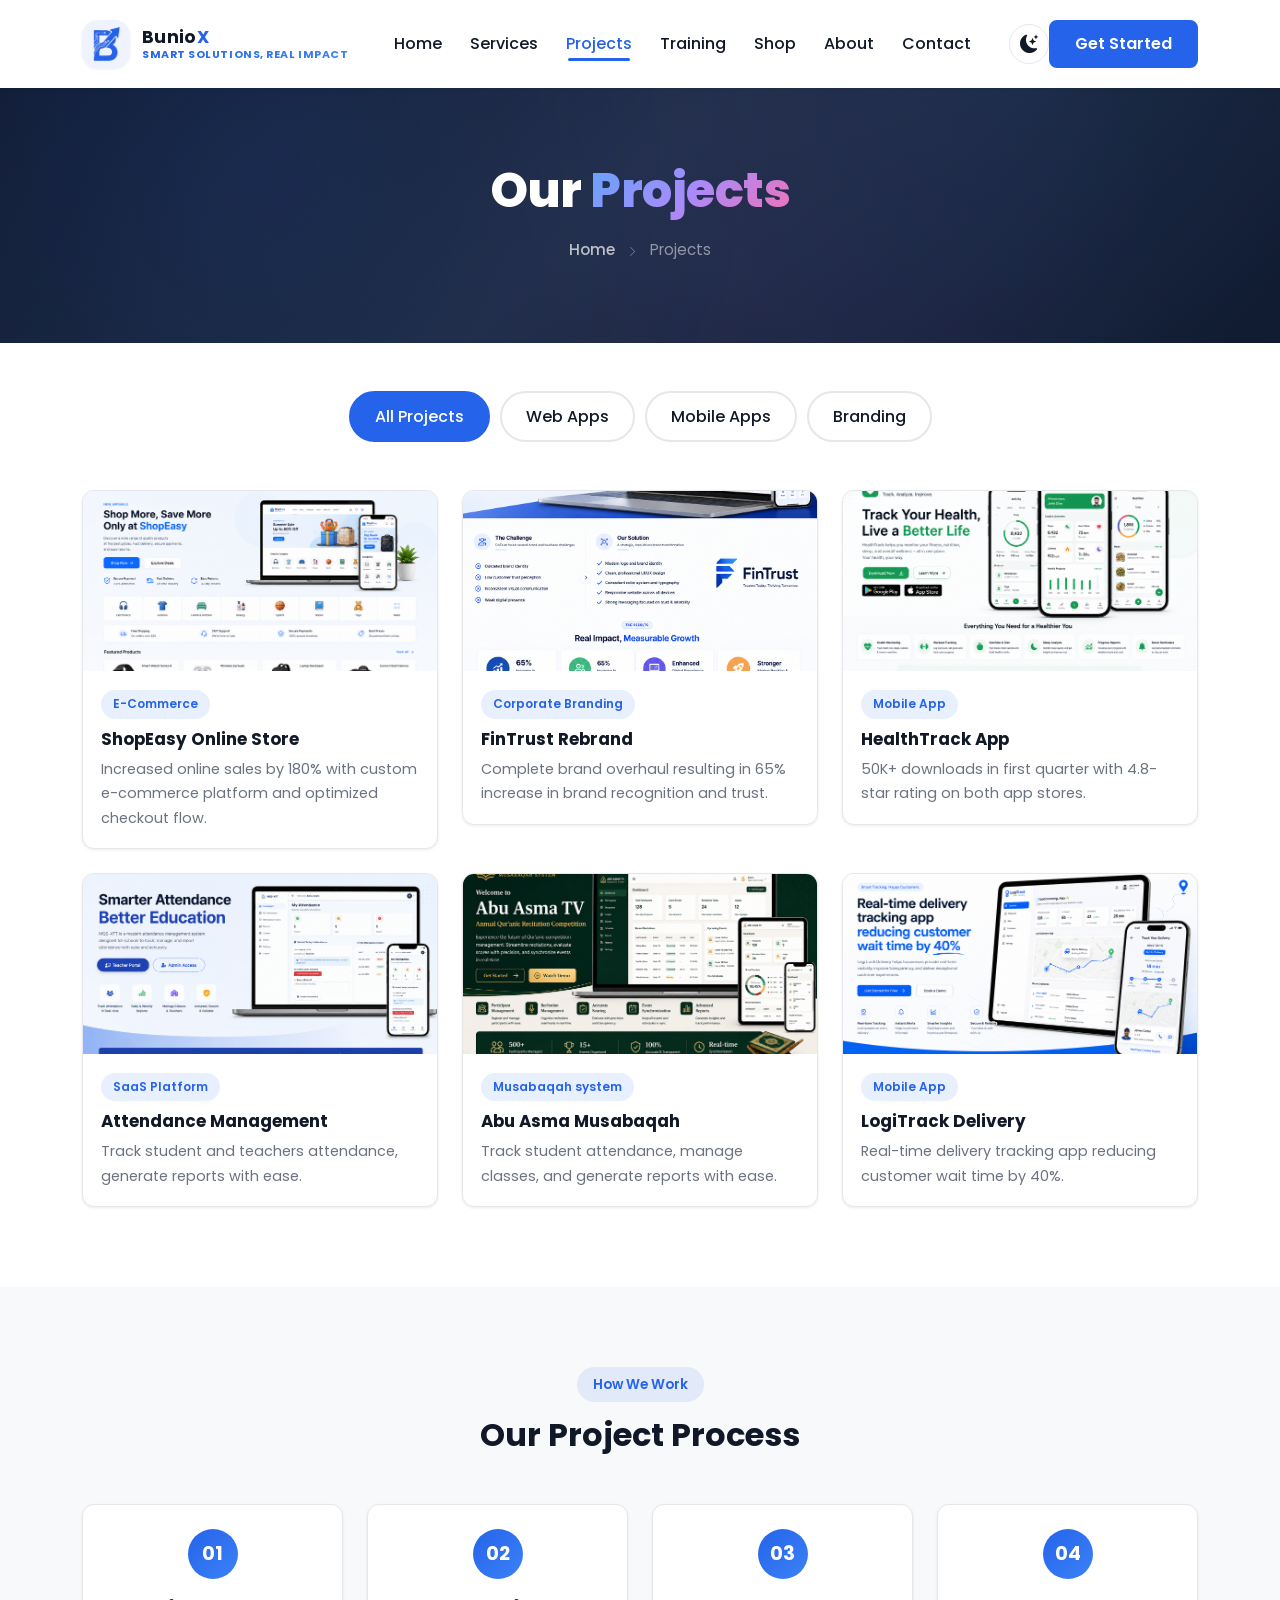
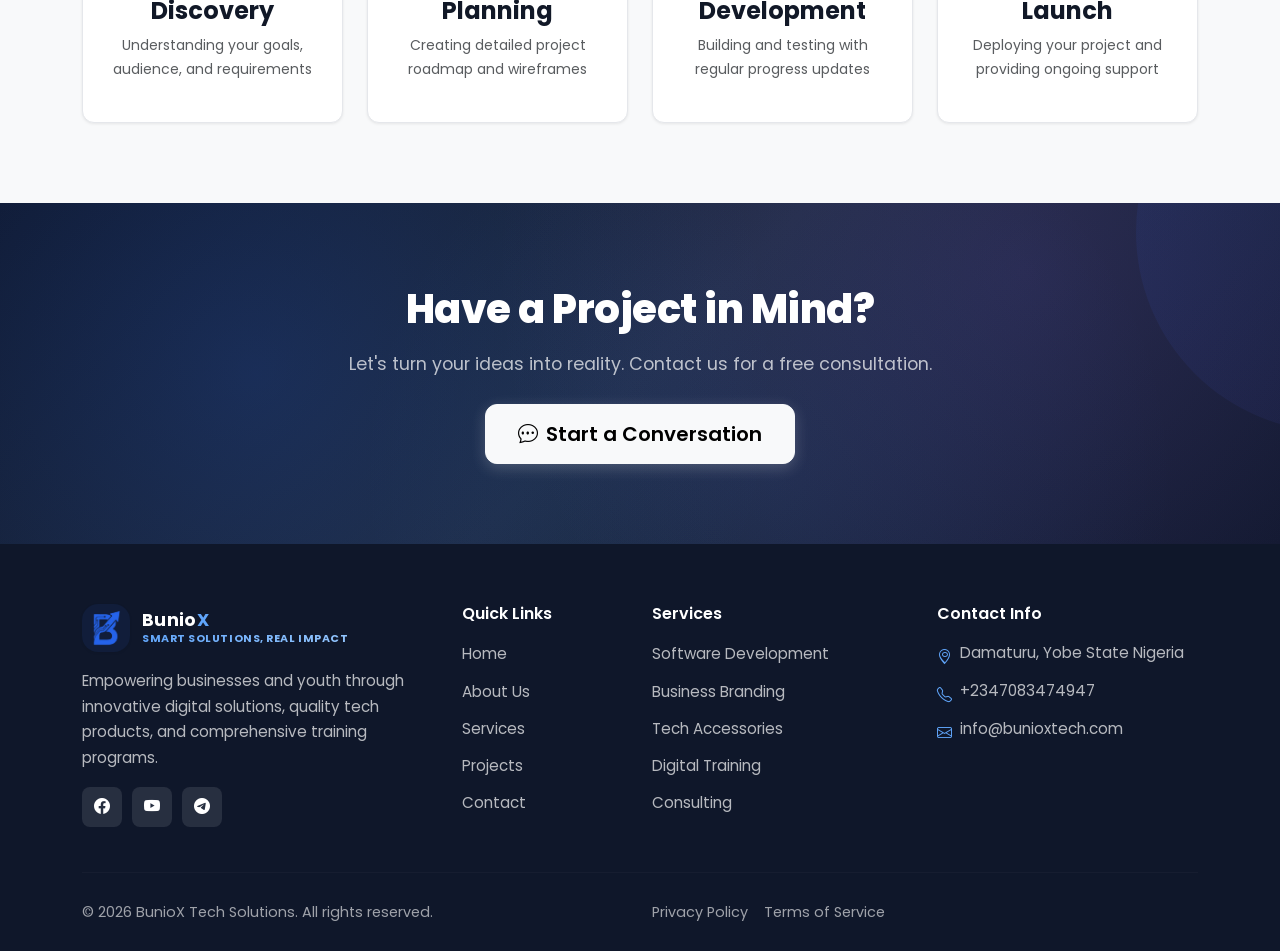
<file: projects.html>
<!DOCTYPE html>
<html lang="en">
<head>
    <meta charset="UTF-8">
    <meta name="viewport" content="width=device-width, initial-scale=1.0">
    <meta name="description" content="BunioX Portfolio - See our featured projects and success stories.">
    <title>Projects | BunioX</title>
    <link rel="icon" href="assets/images/logo/Logo1.png" type="image/png">
    <link rel="preconnect" href="https://fonts.googleapis.com">
    <link rel="preconnect" href="https://fonts.gstatic.com" crossorigin>
    <link href="https://fonts.googleapis.com/css2?family=Poppins:wght@300;400;500;600;700;800&display=swap" rel="stylesheet">
    <link href="https://cdn.jsdelivr.net/npm/bootstrap@5.3.3/dist/css/bootstrap.min.css" rel="stylesheet">
    <link href="https://cdn.jsdelivr.net/npm/bootstrap-icons@1.11.3/font/bootstrap-icons.css" rel="stylesheet">
    <link rel="stylesheet" href="assets/css/style.css">
    <link rel="stylesheet" href="assets/css/pages.css">
</head>
<body>

    <!-- ==================== NAVBAR ==================== -->
    <nav class="navbar navbar-expand-lg fixed-top" id="mainNavbar">
        <div class="container">
            <a class="navbar-brand" href="index.html">
                <span class="brand-icon">
                    <img src="assets/images/logo/Logo1.png" alt="BunioX Tech Logo" class="brand-logo">
                </span>
                <span class="brand-text">
                    <span class="brand-name">Bunio<span class="text-accent">X</span></span>
                    <small class="brand-subtitle">Smart Solutions, Real Impact</small>
                </span>
            </a>
            <button class="night-mode-toggle d-lg-none" aria-label="Toggle night mode">
                <i class="bi bi-moon-stars-fill"></i>
            </button>
            <button class="navbar-toggler" type="button" data-bs-toggle="collapse" data-bs-target="#navbarNav" aria-controls="navbarNav" aria-expanded="false" aria-label="Toggle navigation">
                <span class="navbar-toggler-icon"></span>
            </button>
            <div class="collapse navbar-collapse" id="navbarNav">
                <ul class="navbar-nav mx-auto">
                    <li class="nav-item"><a class="nav-link" href="index.html">Home</a></li>
                    <li class="nav-item"><a class="nav-link" href="services.html">Services</a></li>
                    <li class="nav-item"><a class="nav-link active" href="projects.html">Projects</a></li>
                    <li class="nav-item"><a class="nav-link" href="training.html">Training</a></li>
                    <li class="nav-item"><a class="nav-link" href="shop.html">Shop</a></li>
                    <li class="nav-item"><a class="nav-link" href="about.html">About</a></li>
                    <li class="nav-item"><a class="nav-link" href="contact.html">Contact</a></li>
                </ul>
                <button class="night-mode-toggle d-none d-lg-inline-flex" aria-label="Toggle night mode">
                    <i class="bi bi-moon-stars-fill"></i>
                </button>
                <a href="contact.html" class="btn btn-primary-custom">Get Started</a>
            </div>
        </div>
    </nav>

    <section class="page-hero"><div class="container"><div class="page-hero-content text-center"><h1>Our <span class="gradient-text">Projects</span></h1><p class="breadcrumb-nav"><a href="index.html">Home</a> <i class="bi bi-chevron-right"></i> <span>Projects</span></p></div></div></section>

    <!-- FILTER BUTTONS -->
    <section class="section-padding pt-5">
        <div class="container">
            <div class="project-filters text-center mb-5" data-aos="fade-up">
                <button class="filter-btn active" data-filter="all">All Projects</button>
                <button class="filter-btn" data-filter="web">Web Apps</button>
                <button class="filter-btn" data-filter="mobile">Mobile Apps</button>
                <button class="filter-btn" data-filter="branding">Branding</button>
            </div>

            <div class="row g-4" id="projectsGrid">
                <div class="col-lg-4 col-md-6 project-item" data-category="web" data-aos="fade-up" data-aos-delay="100">
                    <div class="project-card">
                        <div class="project-image">
                            <img src="assets/images/projects/shop.png" alt="ShopEasy Online Store" class="project-img">
                            <div class="project-overlay"><a href="#" class="btn btn-sm btn-light">View Case Study</a></div>
                        </div>
                        <div class="project-content">
                            <span class="project-category">E-Commerce</span>
                            <h3 class="project-title">ShopEasy Online Store</h3>
                            <p class="project-result">Increased online sales by 180% with custom e-commerce platform and optimized checkout flow.</p>
                        </div>
                    </div>
                </div>

                <div class="col-lg-4 col-md-6 project-item" data-category="branding" data-aos="fade-up" data-aos-delay="200">
                    <div class="project-card">
                        <div class="project-image">
                            <img src="assets/images/projects/FinTrust Rebrand.png" alt="FinTrust Rebrand" class="project-img">
                            <div class="project-overlay"><a href="#" class="btn btn-sm btn-light">View Case Study</a></div>
                        </div>
                        <div class="project-content">
                            <span class="project-category">Corporate Branding</span>
                            <h3 class="project-title">FinTrust Rebrand</h3>
                            <p class="project-result">Complete brand overhaul resulting in 65% increase in brand recognition and trust.</p>
                        </div>
                    </div>
                </div>

                <div class="col-lg-4 col-md-6 project-item" data-category="mobile" data-aos="fade-up" data-aos-delay="300">
                    <div class="project-card">
                        <div class="project-image">
                            <img src="assets/images/projects/HealthTrackApp.png" alt="HealthTrack App" class="project-img">
                            <div class="project-overlay"><a href="#" class="btn btn-sm btn-light">View Case Study</a></div>
                        </div>
                        <div class="project-content">
                            <span class="project-category">Mobile App</span>
                            <h3 class="project-title">HealthTrack App</h3>
                            <p class="project-result">50K+ downloads in first quarter with 4.8-star rating on both app stores.</p>
                        </div>
                    </div>
                </div>

                <div class="col-lg-4 col-md-6 project-item" data-category="web" data-aos="fade-up" data-aos-delay="100">
                    <div class="project-card">
                        <div class="project-image">
                            <img src="assets/images/projects/mqs.png" alt="Attendance Management" class="project-img">
                            <div class="project-overlay"><a href="#" class="btn btn-sm btn-light">View Case Study</a></div>
                        </div>
                        <div class="project-content">
                            <span class="project-category">SaaS Platform</span>
                            <h3 class="project-title">Attendance Management</h3>
                            <p class="project-result">Track student and teachers attendance, generate reports with ease.</p>
                        </div>
                    </div>
                </div>

                <div class="col-lg-4 col-md-6 project-item" data-category="branding" data-aos="fade-up" data-aos-delay="200">
                    <div class="project-card">
                        <div class="project-image">
                            <img src="assets/images/projects/musabaqah.png" alt="BrewCraft Coffee" class="project-img">
                            <div class="project-overlay"><a href="#" class="btn btn-sm btn-light">View Case Study</a></div>
                        </div>
                        <div class="project-content">
                            <span class="project-category">Musabaqah system</span>
                            <h3 class="project-title">Abu Asma Musabaqah</h3>
                            <p class="project-result">Track student attendance, manage classes, and generate reports with ease.</p>
                        </div>
                    </div>
                </div>

                <div class="col-lg-4 col-md-6 project-item" data-category="mobile" data-aos="fade-up" data-aos-delay="300">
                    <div class="project-card">
                        <div class="project-image">
                            <img src="assets/images/projects/Logitrack.png" alt="LogiTrack Delivery" class="project-img">
                            <div class="project-overlay"><a href="#" class="btn btn-sm btn-light">View Case Study</a></div>
                        </div>
                        <div class="project-content">
                            <span class="project-category">Mobile App</span>
                            <h3 class="project-title">LogiTrack Delivery</h3>
                            <p class="project-result">Real-time delivery tracking app reducing customer wait time by 40%.</p>
                        </div>
                    </div>
                </div>
            </div>
                </div>
            </div>
        </div>
    </section>

    <!-- PROCESS SECTION -->
    <section class="section-padding bg-light">
        <div class="container">
            <div class="section-header text-center mb-5" data-aos="fade-up">
                <span class="section-badge">How We Work</span>
                <h2 class="section-title">Our Project Process</h2>
            </div>
            <div class="row g-4">
                <div class="col-lg-3 col-md-6" data-aos="fade-up" data-aos-delay="100">
                    <div class="process-card text-center p-4">
                        <div class="process-number">01</div>
                        <h4>Discovery</h4>
                        <p class="text-muted small">Understanding your goals, audience, and requirements</p>
                    </div>
                </div>
                <div class="col-lg-3 col-md-6" data-aos="fade-up" data-aos-delay="200">
                    <div class="process-card text-center p-4">
                        <div class="process-number">02</div>
                        <h4>Planning</h4>
                        <p class="text-muted small">Creating detailed project roadmap and wireframes</p>
                    </div>
                </div>
                <div class="col-lg-3 col-md-6" data-aos="fade-up" data-aos-delay="300">
                    <div class="process-card text-center p-4">
                        <div class="process-number">03</div>
                        <h4>Development</h4>
                        <p class="text-muted small">Building and testing with regular progress updates</p>
                    </div>
                </div>
                <div class="col-lg-3 col-md-6" data-aos="fade-up" data-aos-delay="400">
                    <div class="process-card text-center p-4">
                        <div class="process-number">04</div>
                        <h4>Launch</h4>
                        <p class="text-muted small">Deploying your project and providing ongoing support</p>
                    </div>
                </div>
            </div>
        </div>
    </section>

    <section class="cta-section section-padding">
        <div class="container">
            <div class="cta-content text-center" data-aos="fade-up">
                <h2 class="cta-title">Have a Project in Mind?</h2>
                <p class="cta-subtitle">Let's turn your ideas into reality. Contact us for a free consultation.</p>
                <div class="cta-buttons d-flex flex-wrap justify-content-center gap-3 mt-4">
                    <a href="contact.html" class="btn btn-light btn-lg"><i class="bi bi-chat-dots me-2"></i>Start a Conversation</a>
                </div>
            </div>
        </div>
    </section>

        <!-- ==================== FOOTER ==================== -->
    <footer class="footer-section">
        <div class="container">
            <div class="row g-4">
                <div class="col-lg-4 col-md-6">
                    <div class="footer-brand mb-3">
                        <span class="brand-icon">
                            <img src="assets/images/logo/Logo1.png" alt="BunioX Tech Logo" class="brand-logo">
                        </span>
                        <span class="brand-text">
                            <span class="brand-name">Bunio<span class="text-accent">X</span></span>
                            <small class="brand-subtitle">Smart Solutions, Real Impact</small>
                        </span>
                    </div>
                    <p class="footer-text">Empowering businesses and youth through innovative digital solutions, quality tech products, and comprehensive training programs.</p>
                    <div class="footer-social mt-3">
                        <a href="https://web.facebook.com/bunioxtech?mibextid=ZbWKwL&_rdc=1&_rdr#" class="footer-social-link"><i class="bi bi-facebook"></i></a>
                        <a href="https://www.youtube.com/@bunioxtech?si=bAouq5hFVucIBFQy" class="footer-social-link"><i class="bi bi-youtube"></i></a>
                        <a href="https://t.me/bunioxtech" class="footer-social-link"><i class="bi bi-telegram"></i></a>
                    </div>
                </div>
                <div class="col-lg-2 col-md-6">
                    <h5 class="footer-title">Quick Links</h5>
                    <ul class="footer-links list-unstyled">
                        <li><a href="index.html">Home</a></li>
                        <li><a href="about.html">About Us</a></li>
                        <li><a href="services.html">Services</a></li>
                        <li><a href="projects.html">Projects</a></li>
                        <li><a href="contact.html">Contact</a></li>
                    </ul>
                </div>
                <div class="col-lg-3 col-md-6">
                    <h5 class="footer-title">Services</h5>
                    <ul class="footer-links list-unstyled">
                        <li><a href="services.html">Software Development</a></li>
                        <li><a href="services.html">Business Branding</a></li>
                        <li><a href="shop.html">Tech Accessories</a></li>
                        <li><a href="training.html">Digital Training</a></li>
                        <li><a href="contact.html">Consulting</a></li>
                    </ul>
                </div>
                <div class="col-lg-3 col-md-6">
                    <h5 class="footer-title">Contact Info</h5>
                    <ul class="footer-contact list-unstyled">
                        <li class="d-flex align-items-start mb-2">
                            <i class="bi bi-geo-alt me-2 mt-1"></i>
                            <span>Damaturu, Yobe State Nigeria</span>
                        </li>
                        <li class="d-flex align-items-start mb-2">
                            <i class="bi bi-telephone me-2 mt-1"></i>
                            <span>+2347083474947</span>
                        </li>
                        <li class="d-flex align-items-start mb-2">
                            <i class="bi bi-envelope me-2 mt-1"></i>
                            <span>info@bunioxtech.com</span>
                        </li>
                    </ul>
                </div>
            </div>
            <hr class="footer-divider">
            <div class="row align-items-center">
                <div class="col-md-6">
                    <p class="footer-copyright mb-0">&copy; 2026 BunioX Tech Solutions. All rights reserved.</p>
                </div>
                <div class="col-md-6 text-md-end">
                    <ul class="footer-bottom-links list-inline mb-0">
                        <li class="list-inline-item"><a href="#">Privacy Policy</a></li>
                        <li class="list-inline-item"><a href="#">Terms of Service</a></li>
                    </ul>
                </div>
            </div>
        </div>
    </footer>


    <button id="backToTop" class="back-to-top" aria-label="Back to top"><i class="bi bi-chevron-up"></i></button>
    <script src="https://cdn.jsdelivr.net/npm/bootstrap@5.3.3/dist/js/bootstrap.bundle.min.js"></script>
    <script src="assets/js/main.js"></script>
    <script>
        document.addEventListener('DOMContentLoaded', function() {
            const filterBtns = document.querySelectorAll('.filter-btn');
            const projectItems = document.querySelectorAll('.project-item');
            filterBtns.forEach(btn => {
                btn.addEventListener('click', function() {
                    filterBtns.forEach(b => b.classList.remove('active'));
                    this.classList.add('active');
                    const filter = this.dataset.filter;
                    projectItems.forEach(item => {
                        if (filter === 'all' || item.dataset.category === filter) {
                            item.style.display = 'block';
                            setTimeout(() => { item.style.opacity = '1'; item.style.transform = 'translateY(0)'; }, 50);
                        } else {
                            item.style.opacity = '0';
                            item.style.transform = 'translateY(20px)';
                            setTimeout(() => { item.style.display = 'none'; }, 300);
                        }
                    });
                });
            });
        });
    </script>
</body>
</html>
</file>
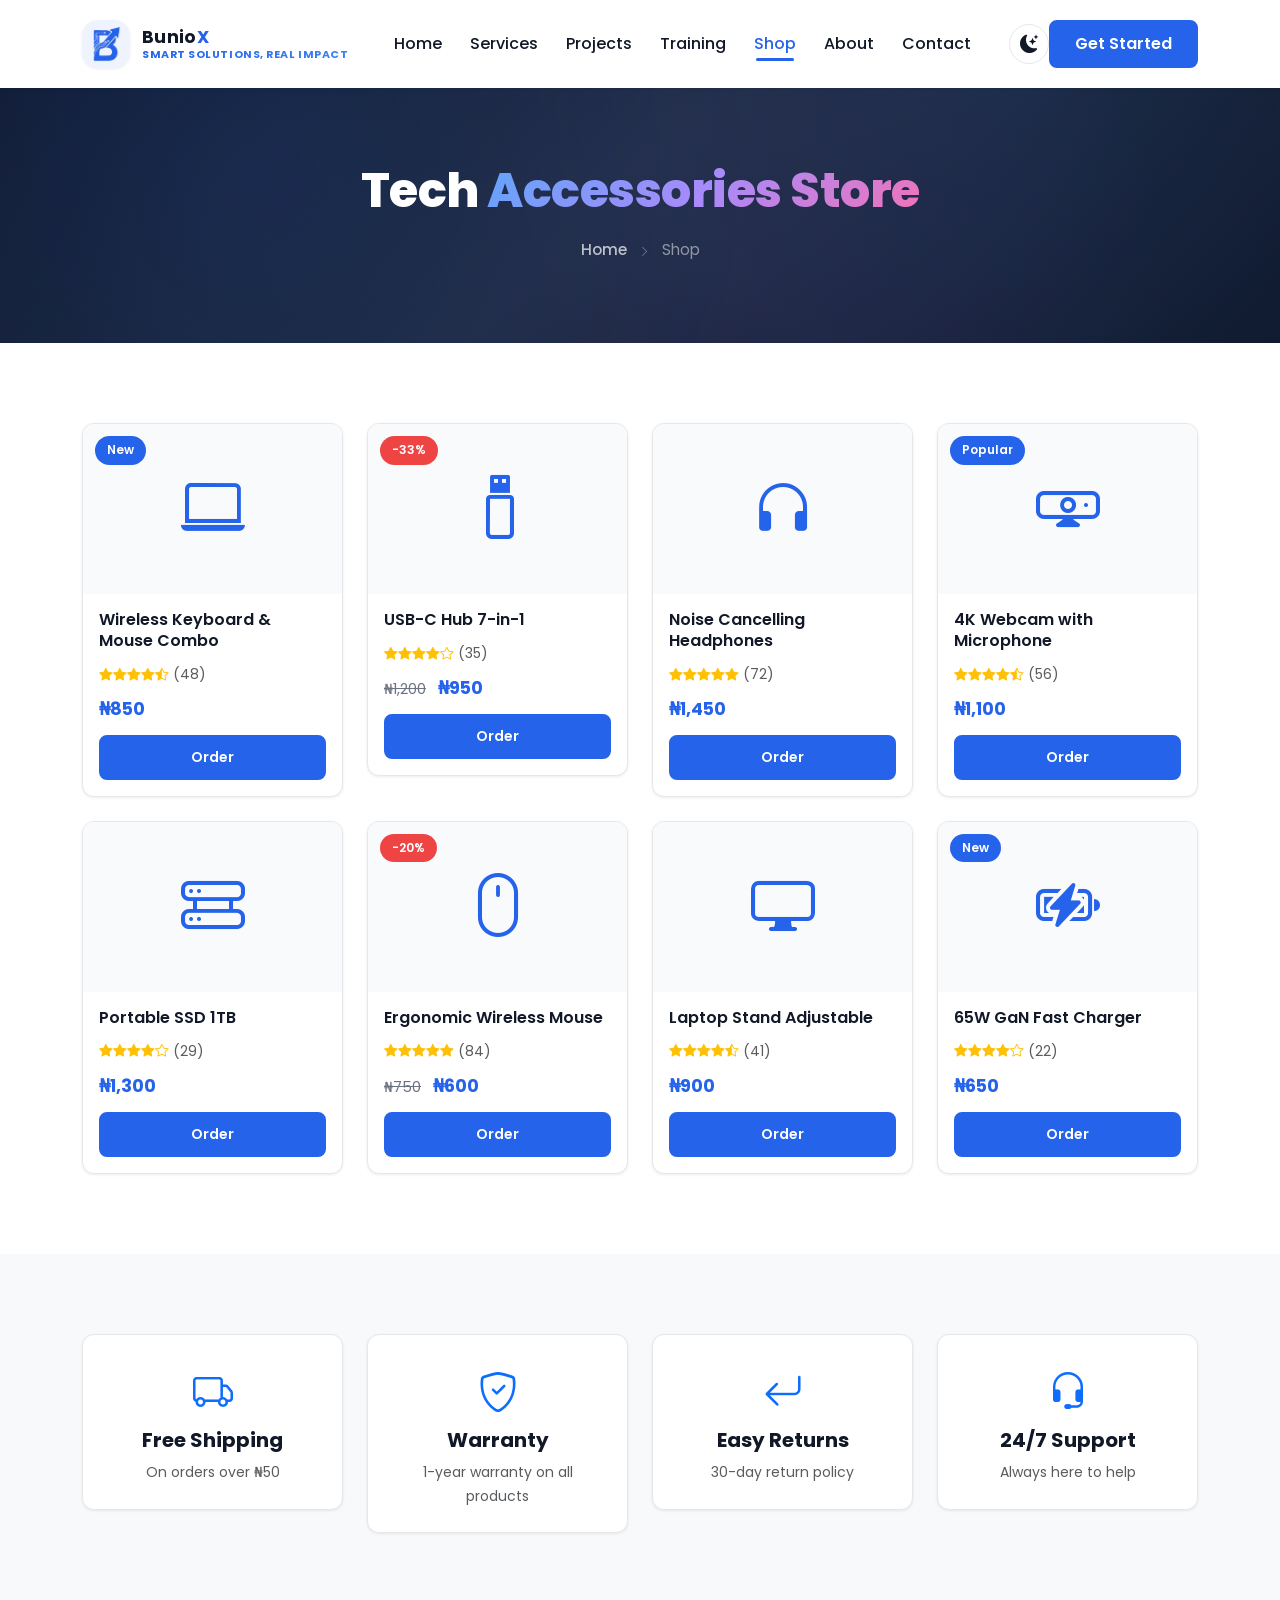
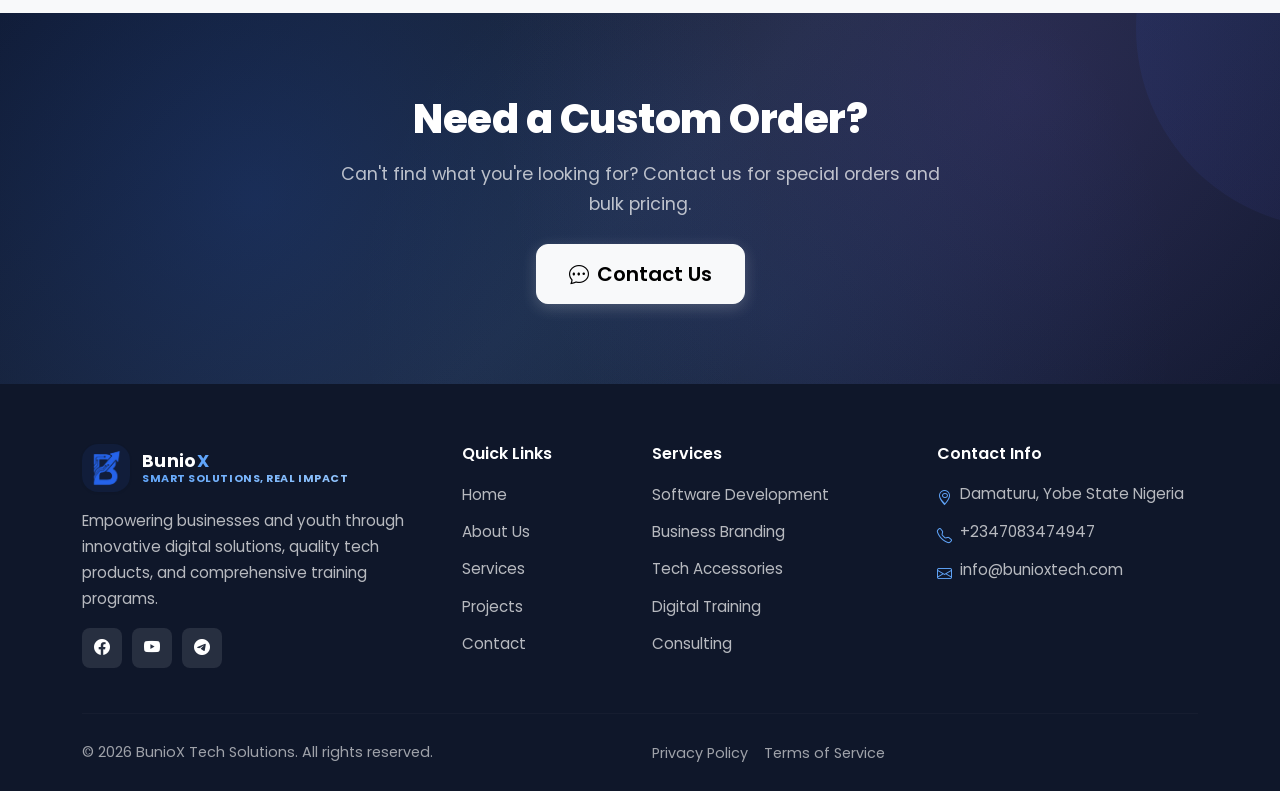
<file: shop.html>
<!DOCTYPE html>
<html lang="en">
<head>
    <meta charset="UTF-8">
    <meta name="viewport" content="width=device-width, initial-scale=1.0">
    <meta name="description" content="BunioX Tech Shop - Quality tech accessories, gadgets, and peripherals at competitive prices.">
    <title>Shop | BunioX</title>
    <link rel="icon" href="assets/images/logo/Logo1.png" type="image/png">
    <link rel="preconnect" href="https://fonts.googleapis.com">
    <link rel="preconnect" href="https://fonts.gstatic.com" crossorigin>
    <link href="https://fonts.googleapis.com/css2?family=Poppins:wght@300;400;500;600;700;800&display=swap" rel="stylesheet">
    <link href="https://cdn.jsdelivr.net/npm/bootstrap@5.3.3/dist/css/bootstrap.min.css" rel="stylesheet">
    <link href="https://cdn.jsdelivr.net/npm/bootstrap-icons@1.11.3/font/bootstrap-icons.css" rel="stylesheet">
    <link rel="stylesheet" href="assets/css/style.css">
    <link rel="stylesheet" href="assets/css/pages.css">
</head>
<body>

    <!-- ==================== NAVBAR ==================== -->
    <nav class="navbar navbar-expand-lg fixed-top" id="mainNavbar">
        <div class="container">
            <a class="navbar-brand" href="index.html">
                <span class="brand-icon">
                    <img src="assets/images/logo/Logo1.png" alt="BunioX Tech Logo" class="brand-logo">
                </span>
                <span class="brand-text">
                    <span class="brand-name">Bunio<span class="text-accent">X</span></span>
                    <small class="brand-subtitle">Smart Solutions, Real Impact</small>
                </span>
            </a>
            <button class="night-mode-toggle d-lg-none" aria-label="Toggle night mode">
                <i class="bi bi-moon-stars-fill"></i>
            </button>
            <button class="navbar-toggler" type="button" data-bs-toggle="collapse" data-bs-target="#navbarNav" aria-controls="navbarNav" aria-expanded="false" aria-label="Toggle navigation">
                <span class="navbar-toggler-icon"></span>
            </button>
            <div class="collapse navbar-collapse" id="navbarNav">
                <ul class="navbar-nav mx-auto">
                    <li class="nav-item"><a class="nav-link" href="index.html">Home</a></li>
                    <li class="nav-item"><a class="nav-link" href="services.html">Services</a></li>
                    <li class="nav-item"><a class="nav-link" href="projects.html">Projects</a></li>
                    <li class="nav-item"><a class="nav-link" href="training.html">Training</a></li>
                    <li class="nav-item"><a class="nav-link active" href="shop.html">Shop</a></li>
                    <li class="nav-item"><a class="nav-link" href="about.html">About</a></li>
                    <li class="nav-item"><a class="nav-link" href="contact.html">Contact</a></li>
                </ul>
                <button class="night-mode-toggle d-none d-lg-inline-flex" aria-label="Toggle night mode">
                    <i class="bi bi-moon-stars-fill"></i>
                </button>
                <a href="contact.html" class="btn btn-primary-custom">Get Started</a>
            </div>
        </div>
    </nav>

    <section class="page-hero"><div class="container"><div class="page-hero-content text-center"><h1>Tech <span class="gradient-text">Accessories Store</span></h1><p class="breadcrumb-nav"><a href="index.html">Home</a> <i class="bi bi-chevron-right"></i> <span>Shop</span></p></div></div></section>

    <!-- PRODUCTS -->
    <section class="section-padding">
        <div class="container">
            <div class="row g-4">
                <div class="col-lg-3 col-md-6" data-aos="fade-up" data-aos-delay="100">
                    <div class="product-card">
                        <div class="product-image">
                            <div class="product-placeholder"><i class="bi bi-laptop"></i></div>
                            <span class="product-badge">New</span>
                        </div>
                        <div class="product-info">
                            <h4 class="product-name">Wireless Keyboard & Mouse Combo</h4>
                            <div class="product-rating mb-2"><i class="bi bi-star-fill text-warning"></i><i class="bi bi-star-fill text-warning"></i><i class="bi bi-star-fill text-warning"></i><i class="bi bi-star-fill text-warning"></i><i class="bi bi-star-half text-warning"></i><span class="text-muted ms-1 small">(48)</span></div>
                            <p class="product-price">₦850</p>
                            <a href="https://wa.me/2347083474947?text=Hello%2C%20I%20want%20to%20order%20Wireless%20Keyboard%20%26%20Mouse%20Combo." class="btn btn-sm btn-primary-custom w-100" target="_blank">Order</a>
                        </div>
                    </div>
                </div>

                <div class="col-lg-3 col-md-6" data-aos="fade-up" data-aos-delay="200">
                    <div class="product-card">
                        <div class="product-image">
                            <div class="product-placeholder"><i class="bi bi-usb-drive"></i></div>
                            <span class="product-badge sale">-33%</span>
                        </div>
                        <div class="product-info">
                            <h4 class="product-name">USB-C Hub 7-in-1</h4>
                            <div class="product-rating mb-2"><i class="bi bi-star-fill text-warning"></i><i class="bi bi-star-fill text-warning"></i><i class="bi bi-star-fill text-warning"></i><i class="bi bi-star-fill text-warning"></i><i class="bi bi-star text-warning"></i><span class="text-muted ms-1 small">(35)</span></div>
                            <p class="product-price"><span class="old-price">₦1,200</span> ₦950</p>
                            <a href="https://wa.me/2347083474947?text=Hello%2C%20I%20want%20to%20order%20USB-C%20Hub%207-in-1." class="btn btn-sm btn-primary-custom w-100" target="_blank">Order</a>
                        </div>
                    </div>
                </div>

                <div class="col-lg-3 col-md-6" data-aos="fade-up" data-aos-delay="300">
                    <div class="product-card">
                        <div class="product-image">
                            <div class="product-placeholder"><i class="bi bi-headphones"></i></div>
                        </div>
                        <div class="product-info">
                            <h4 class="product-name">Noise Cancelling Headphones</h4>
                            <div class="product-rating mb-2"><i class="bi bi-star-fill text-warning"></i><i class="bi bi-star-fill text-warning"></i><i class="bi bi-star-fill text-warning"></i><i class="bi bi-star-fill text-warning"></i><i class="bi bi-star-fill text-warning"></i><span class="text-muted ms-1 small">(72)</span></div>
                            <p class="product-price">₦1,450</p>
                            <a href="https://wa.me/2347083474947?text=Hello%2C%20I%20want%20to%20order%20Noise%20Cancelling%20Headphones." class="btn btn-sm btn-primary-custom w-100" target="_blank">Order</a>
                        </div>
                    </div>
                </div>

                <div class="col-lg-3 col-md-6" data-aos="fade-up" data-aos-delay="400">
                    <div class="product-card">
                        <div class="product-image">
                            <div class="product-placeholder"><i class="bi bi-webcam"></i></div>
                            <span class="product-badge">Popular</span>
                        </div>
                        <div class="product-info">
                            <h4 class="product-name">4K Webcam with Microphone</h4>
                            <div class="product-rating mb-2"><i class="bi bi-star-fill text-warning"></i><i class="bi bi-star-fill text-warning"></i><i class="bi bi-star-fill text-warning"></i><i class="bi bi-star-fill text-warning"></i><i class="bi bi-star-half text-warning"></i><span class="text-muted ms-1 small">(56)</span></div>
                            <p class="product-price">₦1,100</p>
                            <a href="https://wa.me/2347083474947?text=Hello%2C%20I%20want%20to%20order%204K%20Webcam%20with%20Microphone." class="btn btn-sm btn-primary-custom w-100" target="_blank">Order</a>
                        </div>
                    </div>
                </div>

                <div class="col-lg-3 col-md-6" data-aos="fade-up" data-aos-delay="100">
                    <div class="product-card">
                        <div class="product-image">
                            <div class="product-placeholder"><i class="bi bi-hdd-rack"></i></div>
                        </div>
                        <div class="product-info">
                            <h4 class="product-name">Portable SSD 1TB</h4>
                            <div class="product-rating mb-2"><i class="bi bi-star-fill text-warning"></i><i class="bi bi-star-fill text-warning"></i><i class="bi bi-star-fill text-warning"></i><i class="bi bi-star-fill text-warning"></i><i class="bi bi-star text-warning"></i><span class="text-muted ms-1 small">(29)</span></div>
                            <p class="product-price">₦1,300</p>
                            <a href="https://wa.me/2347083474947?text=Hello%2C%20I%20want%20to%20order%20Portable%20SSD%201TB." class="btn btn-sm btn-primary-custom w-100" target="_blank">Order</a>
                        </div>
                    </div>
                </div>

                <div class="col-lg-3 col-md-6" data-aos="fade-up" data-aos-delay="200">
                    <div class="product-card">
                        <div class="product-image">
                            <div class="product-placeholder"><i class="bi bi-mouse"></i></div>
                            <span class="product-badge sale">-20%</span>
                        </div>
                        <div class="product-info">
                            <h4 class="product-name">Ergonomic Wireless Mouse</h4>
                            <div class="product-rating mb-2"><i class="bi bi-star-fill text-warning"></i><i class="bi bi-star-fill text-warning"></i><i class="bi bi-star-fill text-warning"></i><i class="bi bi-star-fill text-warning"></i><i class="bi bi-star-fill text-warning"></i><span class="text-muted ms-1 small">(84)</span></div>
                            <p class="product-price"><span class="old-price">₦750</span> ₦600</p>
                            <a href="https://wa.me/2347083474947?text=Hello%2C%20I%20want%20to%20order%20Ergonomic%20Wireless%20Mouse." class="btn btn-sm btn-primary-custom w-100" target="_blank">Order</a>
                        </div>
                    </div>
                </div>

                <div class="col-lg-3 col-md-6" data-aos="fade-up" data-aos-delay="300">
                    <div class="product-card">
                        <div class="product-image">
                            <div class="product-placeholder"><i class="bi bi-display"></i></div>
                        </div>
                        <div class="product-info">
                            <h4 class="product-name">Laptop Stand Adjustable</h4>
                            <div class="product-rating mb-2"><i class="bi bi-star-fill text-warning"></i><i class="bi bi-star-fill text-warning"></i><i class="bi bi-star-fill text-warning"></i><i class="bi bi-star-fill text-warning"></i><i class="bi bi-star-half text-warning"></i><span class="text-muted ms-1 small">(41)</span></div>
                            <p class="product-price">₦900</p>
                            <a href="https://wa.me/2347083474947?text=Hello%2C%20I%20want%20to%20order%20Laptop%20Stand%20Adjustable." class="btn btn-sm btn-primary-custom w-100" target="_blank">Order</a>
                        </div>
                    </div>
                </div>

                <div class="col-lg-3 col-md-6" data-aos="fade-up" data-aos-delay="400">
                    <div class="product-card">
                        <div class="product-image">
                            <div class="product-placeholder"><i class="bi bi-battery-charging"></i></div>
                            <span class="product-badge">New</span>
                        </div>
                        <div class="product-info">
                            <h4 class="product-name">65W GaN Fast Charger</h4>
                            <div class="product-rating mb-2"><i class="bi bi-star-fill text-warning"></i><i class="bi bi-star-fill text-warning"></i><i class="bi bi-star-fill text-warning"></i><i class="bi bi-star-fill text-warning"></i><i class="bi bi-star text-warning"></i><span class="text-muted ms-1 small">(22)</span></div>
                            <p class="product-price">₦650</p>
                            <a href="https://wa.me/2347083474947?text=Hello%2C%20I%20want%20to%20order%2065W%20GaN%20Fast%20Charger." class="btn btn-sm btn-primary-custom w-100" target="_blank">Order</a>
                        </div>
                    </div>
                </div>
            </div>
        </div>
    </section>

    <!-- CART NOTIFICATION -->
    <div id="cartNotification" class="cart-notification">
        <i class="bi bi-check-circle me-2"></i>
        <span id="cartMessage">Item added to cart!</span>
    </div>

    <!-- FEATURES -->
    <section class="section-padding bg-light">
        <div class="container">
            <div class="row g-4">
                <div class="col-lg-3 col-md-6" data-aos="fade-up" data-aos-delay="100">
                    <div class="shop-feature text-center p-4">
                        <i class="bi bi-truck fs-1 text-primary mb-3"></i>
                        <h5>Free Shipping</h5>
                        <p class="text-muted small mb-0">On orders over ₦50</p>
                    </div>
                </div>
                <div class="col-lg-3 col-md-6" data-aos="fade-up" data-aos-delay="200">
                    <div class="shop-feature text-center p-4">
                        <i class="bi bi-shield-check fs-1 text-primary mb-3"></i>
                        <h5>Warranty</h5>
                        <p class="text-muted small mb-0">1-year warranty on all products</p>
                    </div>
                </div>
                <div class="col-lg-3 col-md-6" data-aos="fade-up" data-aos-delay="300">
                    <div class="shop-feature text-center p-4">
                        <i class="bi bi-arrow-return-left fs-1 text-primary mb-3"></i>
                        <h5>Easy Returns</h5>
                        <p class="text-muted small mb-0">30-day return policy</p>
                    </div>
                </div>
                <div class="col-lg-3 col-md-6" data-aos="fade-up" data-aos-delay="400">
                    <div class="shop-feature text-center p-4">
                        <i class="bi bi-headset fs-1 text-primary mb-3"></i>
                        <h5>24/7 Support</h5>
                        <p class="text-muted small mb-0">Always here to help</p>
                    </div>
                </div>
            </div>
        </div>
    </section>

    <section class="cta-section section-padding">
        <div class="container">
            <div class="cta-content text-center" data-aos="fade-up">
                <h2 class="cta-title">Need a Custom Order?</h2>
                <p class="cta-subtitle">Can't find what you're looking for? Contact us for special orders and bulk pricing.</p>
                <div class="cta-buttons d-flex flex-wrap justify-content-center gap-3 mt-4">
                    <a href="contact.html" class="btn btn-light btn-lg"><i class="bi bi-chat-dots me-2"></i>Contact Us</a>
                </div>
            </div>
        </div>
    </section>

        <!-- ==================== FOOTER ==================== -->
    <footer class="footer-section">
        <div class="container">
            <div class="row g-4">
                <div class="col-lg-4 col-md-6">
                    <div class="footer-brand mb-3">
                        <span class="brand-icon">
                            <img src="assets/images/logo/Logo1.png" alt="BunioX Tech Logo" class="brand-logo">
                        </span>
                        <span class="brand-text">
                            <span class="brand-name">Bunio<span class="text-accent">X</span></span>
                            <small class="brand-subtitle">Smart Solutions, Real Impact</small>
                        </span>
                    </div>
                    <p class="footer-text">Empowering businesses and youth through innovative digital solutions, quality tech products, and comprehensive training programs.</p>
                    <div class="footer-social mt-3">
                        <a href="https://web.facebook.com/bunioxtech?mibextid=ZbWKwL&_rdc=1&_rdr#" class="footer-social-link"><i class="bi bi-facebook"></i></a>
                        <a href="https://www.youtube.com/@bunioxtech?si=bAouq5hFVucIBFQy" class="footer-social-link"><i class="bi bi-youtube"></i></a>
                        <a href="https://t.me/bunioxtech" class="footer-social-link"><i class="bi bi-telegram"></i></a>
                    </div>
                </div>
                <div class="col-lg-2 col-md-6">
                    <h5 class="footer-title">Quick Links</h5>
                    <ul class="footer-links list-unstyled">
                        <li><a href="index.html">Home</a></li>
                        <li><a href="about.html">About Us</a></li>
                        <li><a href="services.html">Services</a></li>
                        <li><a href="projects.html">Projects</a></li>
                        <li><a href="contact.html">Contact</a></li>
                    </ul>
                </div>
                <div class="col-lg-3 col-md-6">
                    <h5 class="footer-title">Services</h5>
                    <ul class="footer-links list-unstyled">
                        <li><a href="services.html">Software Development</a></li>
                        <li><a href="services.html">Business Branding</a></li>
                        <li><a href="shop.html">Tech Accessories</a></li>
                        <li><a href="training.html">Digital Training</a></li>
                        <li><a href="contact.html">Consulting</a></li>
                    </ul>
                </div>
                <div class="col-lg-3 col-md-6">
                    <h5 class="footer-title">Contact Info</h5>
                    <ul class="footer-contact list-unstyled">
                        <li class="d-flex align-items-start mb-2">
                            <i class="bi bi-geo-alt me-2 mt-1"></i>
                            <span>Damaturu, Yobe State Nigeria</span>
                        </li>
                        <li class="d-flex align-items-start mb-2">
                            <i class="bi bi-telephone me-2 mt-1"></i>
                            <span>+2347083474947</span>
                        </li>
                        <li class="d-flex align-items-start mb-2">
                            <i class="bi bi-envelope me-2 mt-1"></i>
                            <span>info@bunioxtech.com</span>
                        </li>
                    </ul>
                </div>
            </div>
            <hr class="footer-divider">
            <div class="row align-items-center">
                <div class="col-md-6">
                    <p class="footer-copyright mb-0">&copy; 2026 BunioX Tech Solutions. All rights reserved.</p>
                </div>
                <div class="col-md-6 text-md-end">
                    <ul class="footer-bottom-links list-inline mb-0">
                        <li class="list-inline-item"><a href="#">Privacy Policy</a></li>
                        <li class="list-inline-item"><a href="#">Terms of Service</a></li>
                    </ul>
                </div>
            </div>
        </div>
    </footer>

    <button id="backToTop" class="back-to-top" aria-label="Back to top"><i class="bi bi-chevron-up"></i></button>
    <script src="https://cdn.jsdelivr.net/npm/bootstrap@5.3.3/dist/js/bootstrap.bundle.min.js"></script>
    <script src="assets/js/main.js"></script>
    <script>
        document.addEventListener('DOMContentLoaded', function() {
            const cartBtns = document.querySelectorAll('.add-to-cart');
            const notification = document.getElementById('cartNotification');
            const cartMessage = document.getElementById('cartMessage');
            cartBtns.forEach(btn => {
                btn.addEventListener('click', function() {
                    const productName = this.dataset.product;
                    cartMessage.textContent = productName + ' added to cart!';
                    notification.classList.add('show');
                    setTimeout(() => { notification.classList.remove('show'); }, 3000);
                });
            });
        });
    </script>
</body>
</html>
</file>
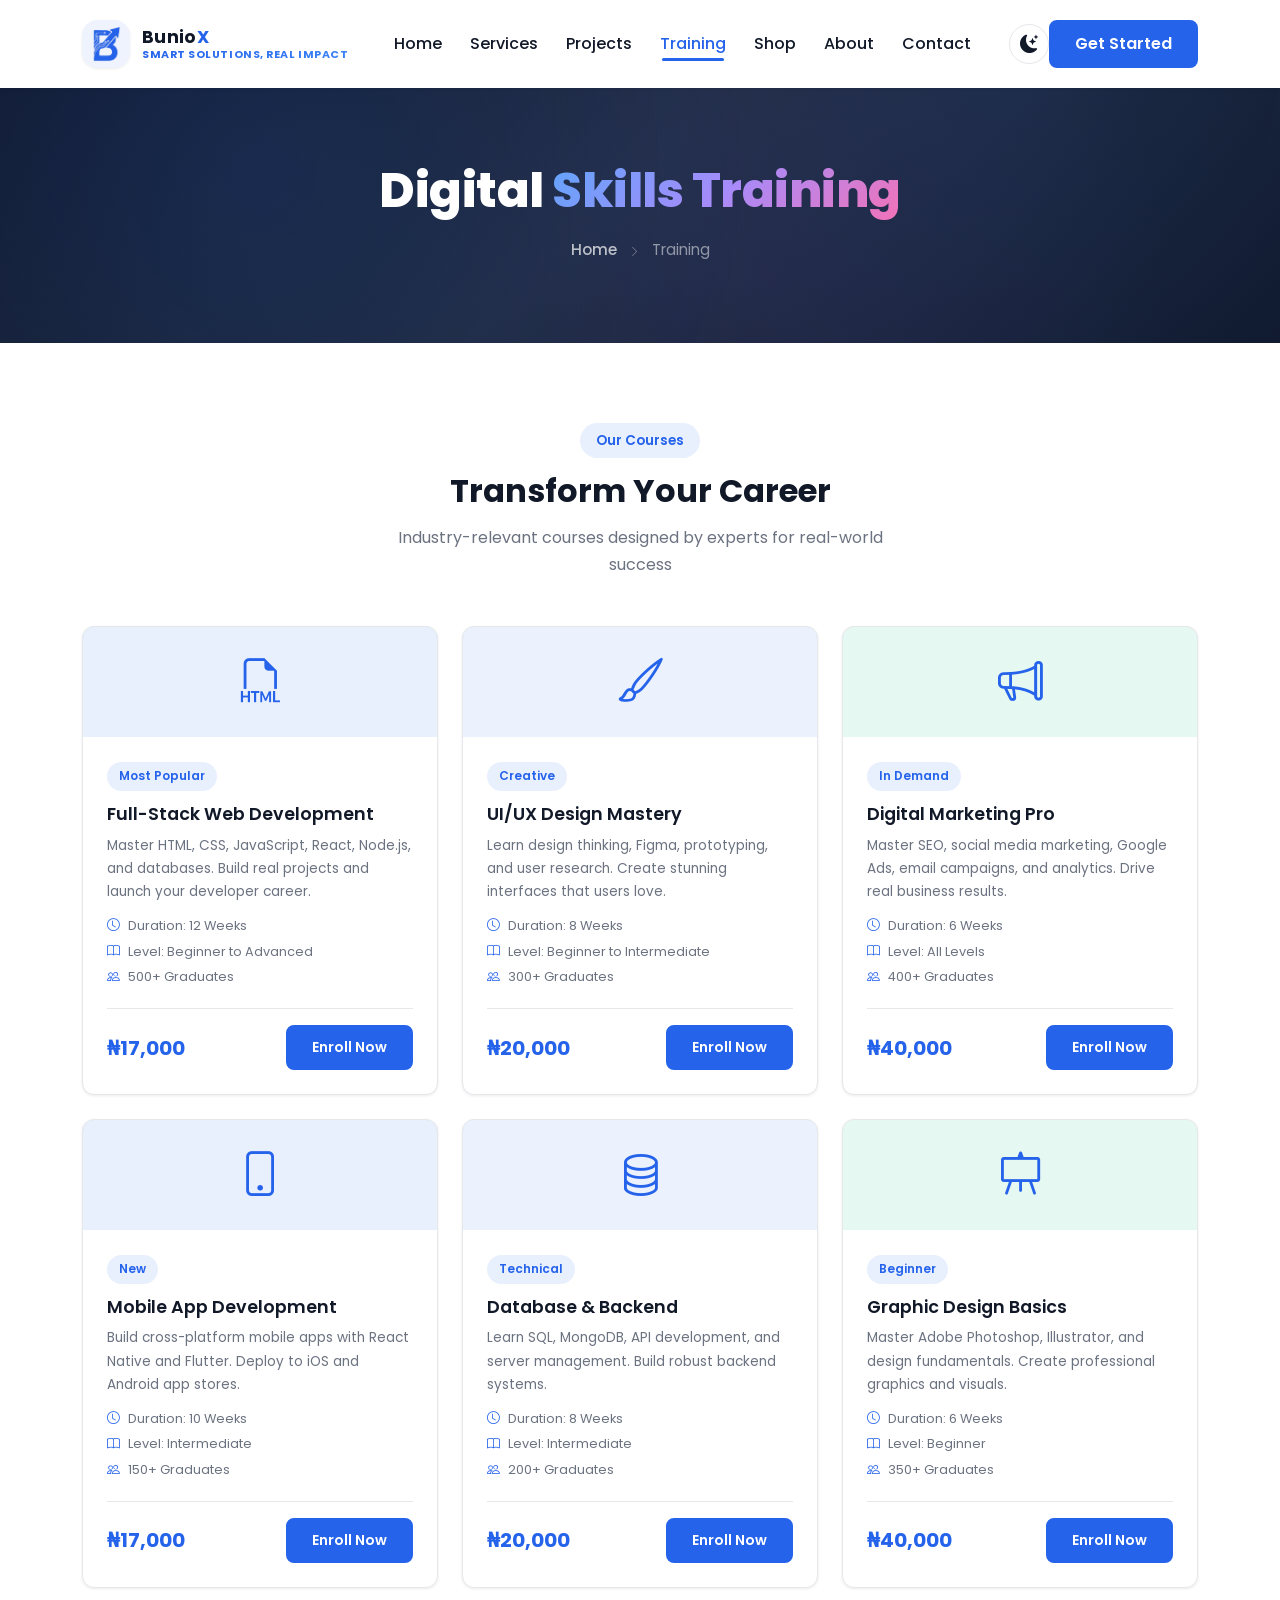
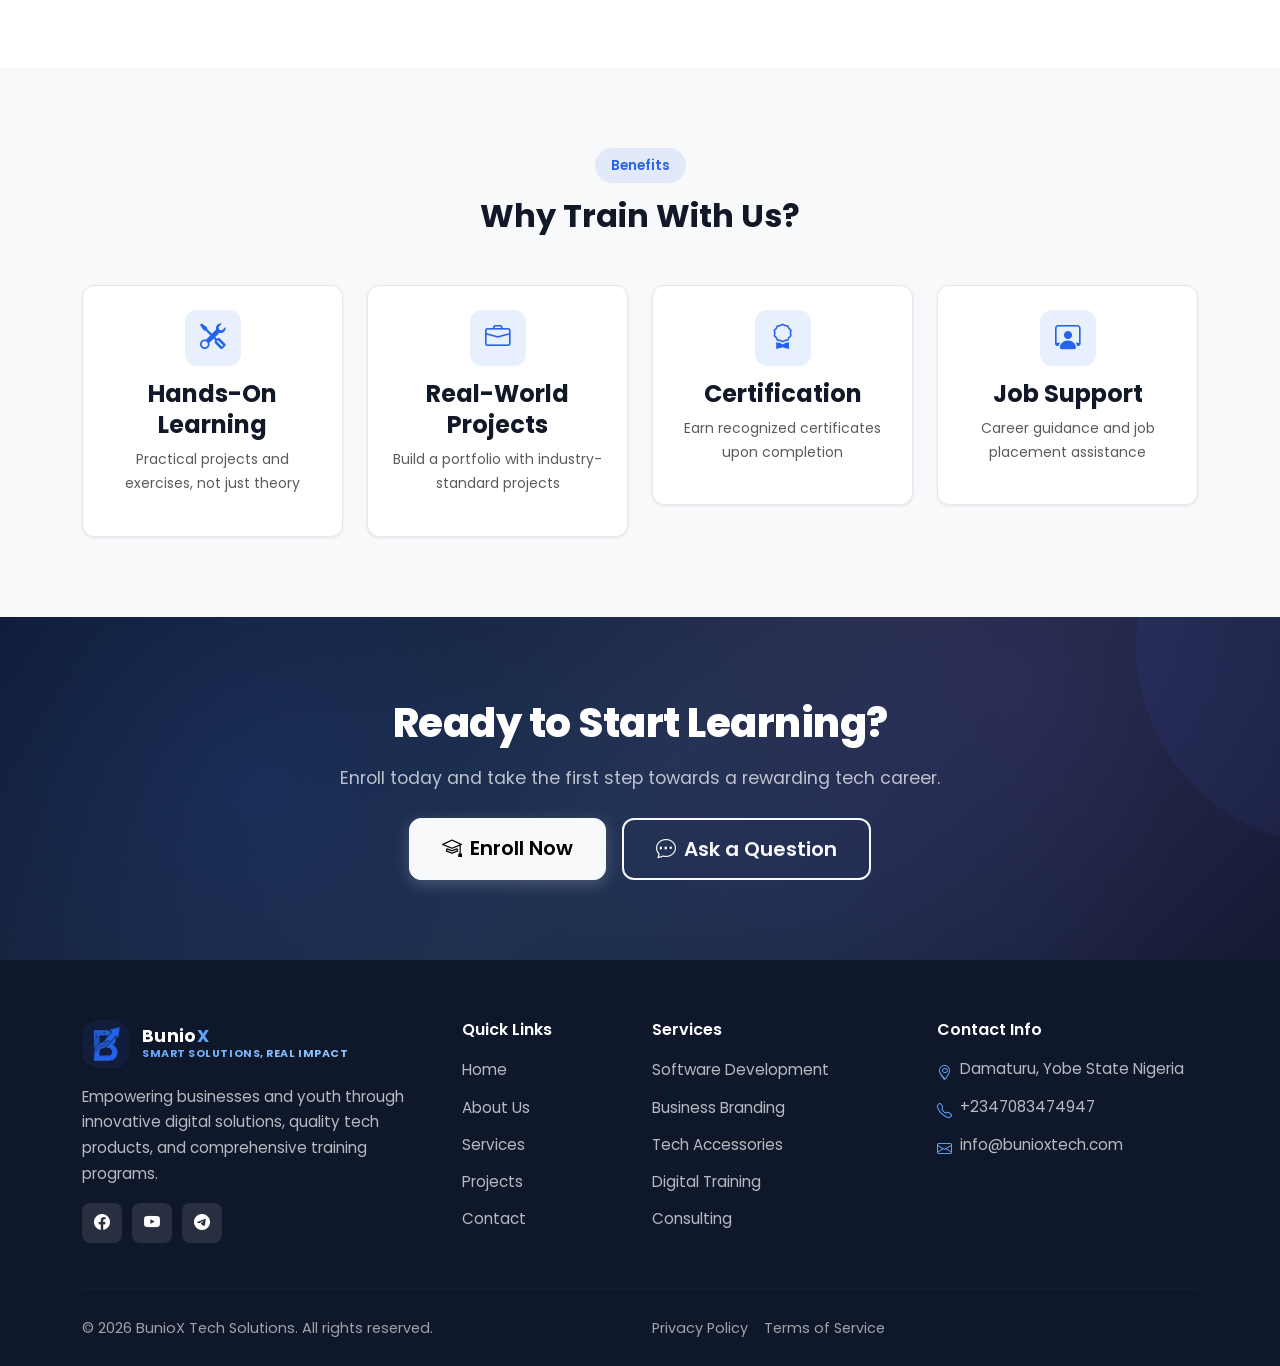
<file: training.html>
<!DOCTYPE html>
<html lang="en">
<head>
    <meta charset="UTF-8">
    <meta name="viewport" content="width=device-width, initial-scale=1.0">
    <meta name="description" content="BunioX Digital Skills Training - Web Development, UI/UX Design, Digital Marketing Courses.">
    <title>Training | BunioX</title>
    <link rel="icon" href="assets/images/logo/Logo1.png" type="image/png">
    <link rel="preconnect" href="https://fonts.googleapis.com">
    <link rel="preconnect" href="https://fonts.gstatic.com" crossorigin>
    <link href="https://fonts.googleapis.com/css2?family=Poppins:wght@300;400;500;600;700;800&display=swap" rel="stylesheet">
    <link href="https://cdn.jsdelivr.net/npm/bootstrap@5.3.3/dist/css/bootstrap.min.css" rel="stylesheet">
    <link href="https://cdn.jsdelivr.net/npm/bootstrap-icons@1.11.3/font/bootstrap-icons.css" rel="stylesheet">
    <link rel="stylesheet" href="assets/css/style.css">
    <link rel="stylesheet" href="assets/css/pages.css">
</head>
<body>

    <!-- ==================== NAVBAR ==================== -->
    <nav class="navbar navbar-expand-lg fixed-top" id="mainNavbar">
        <div class="container">
            <a class="navbar-brand" href="index.html">
                <span class="brand-icon">
                    <img src="assets/images/logo/Logo1.png" alt="BunioX Tech Logo" class="brand-logo">
                </span>
                <span class="brand-text">
                    <span class="brand-name">Bunio<span class="text-accent">X</span></span>
                    <small class="brand-subtitle">Smart Solutions, Real Impact</small>
                </span>
            </a>
            <button class="night-mode-toggle d-lg-none" aria-label="Toggle night mode">
                <i class="bi bi-moon-stars-fill"></i>
            </button>
            <button class="navbar-toggler" type="button" data-bs-toggle="collapse" data-bs-target="#navbarNav" aria-controls="navbarNav" aria-expanded="false" aria-label="Toggle navigation">
                <span class="navbar-toggler-icon"></span>
            </button>
            <div class="collapse navbar-collapse" id="navbarNav">
                <ul class="navbar-nav mx-auto">
                    <li class="nav-item"><a class="nav-link" href="index.html">Home</a></li>
                    <li class="nav-item"><a class="nav-link" href="services.html">Services</a></li>
                    <li class="nav-item"><a class="nav-link" href="projects.html">Projects</a></li>
                    <li class="nav-item"><a class="nav-link active" href="training.html">Training</a></li>
                    <li class="nav-item"><a class="nav-link" href="shop.html">Shop</a></li>
                    <li class="nav-item"><a class="nav-link" href="about.html">About</a></li>
                    <li class="nav-item"><a class="nav-link" href="contact.html">Contact</a></li>
                </ul>
                <button class="night-mode-toggle d-none d-lg-inline-flex" aria-label="Toggle night mode">
                    <i class="bi bi-moon-stars-fill"></i>
                </button>
                <a href="contact.html" class="btn btn-primary-custom">Get Started</a>
            </div>
        </div>
    </nav>

    <section class="page-hero"><div class="container"><div class="page-hero-content text-center"><h1>Digital <span class="gradient-text">Skills Training</span></h1><p class="breadcrumb-nav"><a href="index.html">Home</a> <i class="bi bi-chevron-right"></i> <span>Training</span></p></div></div></section>

    <!-- COURSES -->
    <section class="section-padding">
        <div class="container">
            <div class="section-header text-center mb-5" data-aos="fade-up">
                <span class="section-badge">Our Courses</span>
                <h2 class="section-title">Transform Your Career</h2>
                <p class="section-subtitle">Industry-relevant courses designed by experts for real-world success</p>
            </div>
            <div class="row g-4">
                <div class="col-lg-4 col-md-6" data-aos="fade-up" data-aos-delay="100">
                    <div class="course-detail-card">
                        <div class="course-header bg-primary-soft">
                            <i class="bi bi-filetype-html"></i>
                        </div>
                        <div class="course-body p-4">
                            <span class="course-badge-detail">Most Popular</span>
                            <h3 class="course-title">Full-Stack Web Development</h3>
                            <p class="course-desc">Master HTML, CSS, JavaScript, React, Node.js, and databases. Build real projects and launch your developer career.</p>
                            <ul class="course-meta list-unstyled">
                                <li><i class="bi bi-clock me-2"></i>Duration: 12 Weeks</li>
                                <li><i class="bi bi-book me-2"></i>Level: Beginner to Advanced</li>
                                <li><i class="bi bi-people me-2"></i>500+ Graduates</li>
                            </ul>
                            <div class="course-footer d-flex justify-content-between align-items-center">
                                <span class="course-price">₦17,000</span>
                                <a href="contact.html" class="btn btn-sm btn-primary-custom">Enroll Now</a>
                            </div>
                        </div>
                    </div>
                </div>

                <div class="col-lg-4 col-md-6" data-aos="fade-up" data-aos-delay="200">
                    <div class="course-detail-card">
                        <div class="course-header bg-accent-soft">
                            <i class="bi bi-brush"></i>
                        </div>
                        <div class="course-body p-4">
                            <span class="course-badge-detail">Creative</span>
                            <h3 class="course-title">UI/UX Design Mastery</h3>
                            <p class="course-desc">Learn design thinking, Figma, prototyping, and user research. Create stunning interfaces that users love.</p>
                            <ul class="course-meta list-unstyled">
                                <li><i class="bi bi-clock me-2"></i>Duration: 8 Weeks</li>
                                <li><i class="bi bi-book me-2"></i>Level: Beginner to Intermediate</li>
                                <li><i class="bi bi-people me-2"></i>300+ Graduates</li>
                            </ul>
                            <div class="course-footer d-flex justify-content-between align-items-center">
                                <span class="course-price">₦20,000</span>
                                <a href="contact.html" class="btn btn-sm btn-primary-custom">Enroll Now</a>
                            </div>
                        </div>
                    </div>
                </div>

                <div class="col-lg-4 col-md-6" data-aos="fade-up" data-aos-delay="300">
                    <div class="course-detail-card">
                        <div class="course-header bg-success-soft">
                            <i class="bi bi-megaphone"></i>
                        </div>
                        <div class="course-body p-4">
                            <span class="course-badge-detail">In Demand</span>
                            <h3 class="course-title">Digital Marketing Pro</h3>
                            <p class="course-desc">Master SEO, social media marketing, Google Ads, email campaigns, and analytics. Drive real business results.</p>
                            <ul class="course-meta list-unstyled">
                                <li><i class="bi bi-clock me-2"></i>Duration: 6 Weeks</li>
                                <li><i class="bi bi-book me-2"></i>Level: All Levels</li>
                                <li><i class="bi bi-people me-2"></i>400+ Graduates</li>
                            </ul>
                            <div class="course-footer d-flex justify-content-between align-items-center">
                                <span class="course-price">₦40,000</span>
                                <a href="contact.html" class="btn btn-sm btn-primary-custom">Enroll Now</a>
                            </div>
                        </div>
                    </div>
                </div>

                <div class="col-lg-4 col-md-6" data-aos="fade-up" data-aos-delay="100">
                    <div class="course-detail-card">
                        <div class="course-header bg-primary-soft">
                            <i class="bi bi-phone"></i>
                        </div>
                        <div class="course-body p-4">
                            <span class="course-badge-detail">New</span>
                            <h3 class="course-title">Mobile App Development</h3>
                            <p class="course-desc">Build cross-platform mobile apps with React Native and Flutter. Deploy to iOS and Android app stores.</p>
                            <ul class="course-meta list-unstyled">
                                <li><i class="bi bi-clock me-2"></i>Duration: 10 Weeks</li>
                                <li><i class="bi bi-book me-2"></i>Level: Intermediate</li>
                                <li><i class="bi bi-people me-2"></i>150+ Graduates</li>
                            </ul>
                            <div class="course-footer d-flex justify-content-between align-items-center">
                                <span class="course-price">₦17,000</span>
                                <a href="contact.html" class="btn btn-sm btn-primary-custom">Enroll Now</a>
                            </div>
                        </div>
                    </div>
                </div>

                <div class="col-lg-4 col-md-6" data-aos="fade-up" data-aos-delay="200">
                    <div class="course-detail-card">
                        <div class="course-header bg-accent-soft">
                            <i class="bi bi-database"></i>
                        </div>
                        <div class="course-body p-4">
                            <span class="course-badge-detail">Technical</span>
                            <h3 class="course-title">Database & Backend</h3>
                            <p class="course-desc">Learn SQL, MongoDB, API development, and server management. Build robust backend systems.</p>
                            <ul class="course-meta list-unstyled">
                                <li><i class="bi bi-clock me-2"></i>Duration: 8 Weeks</li>
                                <li><i class="bi bi-book me-2"></i>Level: Intermediate</li>
                                <li><i class="bi bi-people me-2"></i>200+ Graduates</li>
                            </ul>
                            <div class="course-footer d-flex justify-content-between align-items-center">
                                <span class="course-price">₦20,000</span>
                                <a href="contact.html" class="btn btn-sm btn-primary-custom">Enroll Now</a>
                            </div>
                        </div>
                    </div>
                </div>

                <div class="col-lg-4 col-md-6" data-aos="fade-up" data-aos-delay="300">
                    <div class="course-detail-card">
                        <div class="course-header bg-success-soft">
                            <i class="bi bi-easel"></i>
                        </div>
                        <div class="course-body p-4">
                            <span class="course-badge-detail">Beginner</span>
                            <h3 class="course-title">Graphic Design Basics</h3>
                            <p class="course-desc">Master Adobe Photoshop, Illustrator, and design fundamentals. Create professional graphics and visuals.</p>
                            <ul class="course-meta list-unstyled">
                                <li><i class="bi bi-clock me-2"></i>Duration: 6 Weeks</li>
                                <li><i class="bi bi-book me-2"></i>Level: Beginner</li>
                                <li><i class="bi bi-people me-2"></i>350+ Graduates</li>
                            </ul>
                            <div class="course-footer d-flex justify-content-between align-items-center">
                                <span class="course-price">₦40,000</span>
                                <a href="contact.html" class="btn btn-sm btn-primary-custom">Enroll Now</a>
                            </div>
                        </div>
                    </div>
                </div>
            </div>
        </div>
    </section>

    <!-- WHY TRAIN WITH US -->
    <section class="section-padding bg-light">
        <div class="container">
            <div class="section-header text-center mb-5" data-aos="fade-up">
                <span class="section-badge">Benefits</span>
                <h2 class="section-title">Why Train With Us?</h2>
            </div>
            <div class="row g-4">
                <div class="col-lg-3 col-md-6" data-aos="fade-up" data-aos-delay="100">
                    <div class="benefit-card text-center p-4">
                        <div class="benefit-icon"><i class="bi bi-tools"></i></div>
                        <h4>Hands-On Learning</h4>
                        <p class="text-muted small">Practical projects and exercises, not just theory</p>
                    </div>
                </div>
                <div class="col-lg-3 col-md-6" data-aos="fade-up" data-aos-delay="200">
                    <div class="benefit-card text-center p-4">
                        <div class="benefit-icon"><i class="bi bi-briefcase"></i></div>
                        <h4>Real-World Projects</h4>
                        <p class="text-muted small">Build a portfolio with industry-standard projects</p>
                    </div>
                </div>
                <div class="col-lg-3 col-md-6" data-aos="fade-up" data-aos-delay="300">
                    <div class="benefit-card text-center p-4">
                        <div class="benefit-icon"><i class="bi bi-award"></i></div>
                        <h4>Certification</h4>
                        <p class="text-muted small">Earn recognized certificates upon completion</p>
                    </div>
                </div>
                <div class="col-lg-3 col-md-6" data-aos="fade-up" data-aos-delay="400">
                    <div class="benefit-card text-center p-4">
                        <div class="benefit-icon"><i class="bi bi-person-workspace"></i></div>
                        <h4>Job Support</h4>
                        <p class="text-muted small">Career guidance and job placement assistance</p>
                    </div>
                </div>
            </div>
        </div>
    </section>

    <section class="cta-section section-padding">
        <div class="container">
            <div class="cta-content text-center" data-aos="fade-up">
                <h2 class="cta-title">Ready to Start Learning?</h2>
                <p class="cta-subtitle">Enroll today and take the first step towards a rewarding tech career.</p>
                <div class="cta-buttons d-flex flex-wrap justify-content-center gap-3 mt-4">
                    <a href="contact.html" class="btn btn-light btn-lg"><i class="bi bi-mortarboard me-2"></i>Enroll Now</a>
                    <a href="contact.html" class="btn btn-outline-light btn-lg"><i class="bi bi-chat-dots me-2"></i>Ask a Question</a>
                </div>
            </div>
        </div>
    </section>
        <!-- ==================== FOOTER ==================== -->
    <footer class="footer-section">
        <div class="container">
            <div class="row g-4">
                <div class="col-lg-4 col-md-6">
                    <div class="footer-brand mb-3">
                        <span class="brand-icon">
                            <img src="assets/images/logo/Logo1.png" alt="BunioX Tech Logo" class="brand-logo">
                        </span>
                        <span class="brand-text">
                            <span class="brand-name">Bunio<span class="text-accent">X</span></span>
                            <small class="brand-subtitle">Smart Solutions, Real Impact</small>
                        </span>
                    </div>
                    <p class="footer-text">Empowering businesses and youth through innovative digital solutions, quality tech products, and comprehensive training programs.</p>
                    <div class="footer-social mt-3">
                        <a href="https://web.facebook.com/bunioxtech?mibextid=ZbWKwL&_rdc=1&_rdr#" class="footer-social-link"><i class="bi bi-facebook"></i></a>
                        <a href="https://www.youtube.com/@bunioxtech?si=bAouq5hFVucIBFQy" class="footer-social-link"><i class="bi bi-youtube"></i></a>
                        <a href="https://t.me/bunioxtech" class="footer-social-link"><i class="bi bi-telegram"></i></a>
                    </div>
                </div>
                <div class="col-lg-2 col-md-6">
                    <h5 class="footer-title">Quick Links</h5>
                    <ul class="footer-links list-unstyled">
                        <li><a href="index.html">Home</a></li>
                        <li><a href="about.html">About Us</a></li>
                        <li><a href="services.html">Services</a></li>
                        <li><a href="projects.html">Projects</a></li>
                        <li><a href="contact.html">Contact</a></li>
                    </ul>
                </div>
                <div class="col-lg-3 col-md-6">
                    <h5 class="footer-title">Services</h5>
                    <ul class="footer-links list-unstyled">
                        <li><a href="services.html">Software Development</a></li>
                        <li><a href="services.html">Business Branding</a></li>
                        <li><a href="shop.html">Tech Accessories</a></li>
                        <li><a href="training.html">Digital Training</a></li>
                        <li><a href="contact.html">Consulting</a></li>
                    </ul>
                </div>
                <div class="col-lg-3 col-md-6">
                    <h5 class="footer-title">Contact Info</h5>
                    <ul class="footer-contact list-unstyled">
                        <li class="d-flex align-items-start mb-2">
                            <i class="bi bi-geo-alt me-2 mt-1"></i>
                            <span>Damaturu, Yobe State Nigeria</span>
                        </li>
                        <li class="d-flex align-items-start mb-2">
                            <i class="bi bi-telephone me-2 mt-1"></i>
                            <span>+2347083474947</span>
                        </li>
                        <li class="d-flex align-items-start mb-2">
                            <i class="bi bi-envelope me-2 mt-1"></i>
                            <span>info@bunioxtech.com</span>
                        </li>
                    </ul>
                </div>
            </div>
            <hr class="footer-divider">
            <div class="row align-items-center">
                <div class="col-md-6">
                    <p class="footer-copyright mb-0">&copy; 2026 BunioX Tech Solutions. All rights reserved.</p>
                </div>
                <div class="col-md-6 text-md-end">
                    <ul class="footer-bottom-links list-inline mb-0">
                        <li class="list-inline-item"><a href="#">Privacy Policy</a></li>
                        <li class="list-inline-item"><a href="#">Terms of Service</a></li>
                    </ul>
                </div>
            </div>
        </div>
    </footer>
    
    <button id="backToTop" class="back-to-top" aria-label="Back to top"><i class="bi bi-chevron-up"></i></button>
    <script src="https://cdn.jsdelivr.net/npm/bootstrap@5.3.3/dist/js/bootstrap.bundle.min.js"></script>
    <script src="assets/js/main.js"></script>
</body>
</html>
</file>
<file: assets/css/style.css>
/* ============================================
   BunioX - Custom Stylesheet
   Professional SaaS Tech Company Website
   ============================================ */

/* ==================== CSS VARIABLES ==================== */
:root {
    --primary: #2563EB;
    --primary-dark: #1E40AF;
    --primary-light: #3B82F6;
    --accent-light: #60A5FA;
    --bg-white: #FFFFFF;
    --bg-light: #F9FAFB;
    --text-dark: #111827;
    --text-light: #6B7280;
    --border: #E5E7EB;
    --success: #10B981;
    --warning: #F59E0B;
    --danger: #EF4444;
    --font-family: 'Poppins', sans-serif;
    --shadow-sm: 0 1px 3px rgba(0, 0, 0, 0.08);
    --shadow-md: 0 4px 12px rgba(0, 0, 0, 0.1);
    --shadow-lg: 0 10px 30px rgba(0, 0, 0, 0.12);
    --shadow-xl: 0 20px 50px rgba(0, 0, 0, 0.15);
    --radius-sm: 8px;
    --radius-md: 12px;
    --radius-lg: 16px;
    --radius-xl: 24px;
    --transition: all 0.3s ease;
    --hero-bg: linear-gradient(135deg, #f8faff 0%, #e8f0fe 100%);
    --cta-bg: linear-gradient(135deg, #0F172A 0%, #1E293B 50%, #0F172A 100%);
    --footer-bg: #0F172A;
    --navbar-bg: var(--bg-white);
    --input-bg: var(--bg-white);
    --input-text: var(--text-dark);
}

[data-theme="dark"] {
    --primary: #60A5FA;
    --primary-dark: #3B82F6;
    --primary-light: #93C5FD;
    --accent-light: #60A5FA;
    --bg-white: #0B1120;
    --bg-light: #0F172A;
    --surface: #131C31;
    --surface-hover: #1A273E;
    --text-dark: #F1F5F9;
    --text-light: #94A3B8;
    --text-muted: #64748B;
    --border: #1E293B;
    --shadow-sm: 0 1px 2px rgba(0, 0, 0, 0.4);
    --shadow-md: 0 4px 12px rgba(0, 0, 0, 0.5);
    --shadow-lg: 0 10px 30px rgba(0, 0, 0, 0.6);
    --shadow-xl: 0 20px 50px rgba(0, 0, 0, 0.7);
    --hero-bg: linear-gradient(135deg, #070D1A 0%, #0B1628 50%, #070D1A 100%);
    --cta-bg: linear-gradient(135deg, #060E1A 0%, #0B1628 50%, #060E1A 100%);
    --footer-bg: #060E1A;
    --navbar-bg: rgba(11, 17, 32, 0.92);
    --input-bg: #131C31;
    --input-text: #F1F5F9;
    --badge-bg: rgba(96, 165, 250, 0.12);
    --card-border: #1E293B;
    --hero-shape: rgba(96, 165, 250, 0.04);
}

/* -------- Bootstrap Overrides -------- */
[data-theme="dark"] .bg-light {
    background-color: #0F172A !important;
}

[data-theme="dark"] .text-muted {
    color: #94A3B8 !important;
}

[data-theme="dark"] .text-dark {
    color: #F1F5F9 !important;
}

[data-theme="dark"] .card,
[data-theme="dark"] .list-group-item {
    background: #131C31;
    color: #F1F5F9;
    border-color: #1E293B;
}

[data-theme="dark"] .modal-content {
    background: #131C31;
    color: #F1F5F9;
    border-color: #1E293B;
}

[data-theme="dark"] .modal-header,
[data-theme="dark"] .modal-footer {
    border-color: #1E293B;
}

/* -------- Surface / Component Overrides -------- */
[data-theme="dark"] .stat-card,
[data-theme="dark"] .service-card,
[data-theme="dark"] .project-card,
[data-theme="dark"] .course-card,
[data-theme="dark"] .product-card,
[data-theme="dark"] .feature-card,
[data-theme="dark"] .testimonial-card,
[data-theme="dark"] .contact-form-card,
[data-theme="dark"] .contact-info-card,
[data-theme="dark"] .mv-card,
[data-theme="dark"] .value-card,
[data-theme="dark"] .team-card,
[data-theme="dark"] .process-card,
[data-theme="dark"] .course-detail-card,
[data-theme="dark"] .benefit-card,
[data-theme="dark"] .shop-feature,
[data-theme="dark"] .service-card-modern {
    background: #131C31;
    border-color: #1E293B;
}

[data-theme="dark"] .service-card:hover,
[data-theme="dark"] .project-card:hover,
[data-theme="dark"] .course-card:hover,
[data-theme="dark"] .product-card:hover,
[data-theme="dark"] .feature-card:hover,
[data-theme="dark"] .value-card:hover,
[data-theme="dark"] .team-card:hover,
[data-theme="dark"] .process-card:hover,
[data-theme="dark"] .course-detail-card:hover,
[data-theme="dark"] .benefit-card:hover,
[data-theme="dark"] .stat-card:hover,
[data-theme="dark"] .shop-feature:hover {
    border-color: rgba(96, 165, 250, 0.3);
}

[data-theme="dark"] .illustration-card {
    background: #131C31;
    border: 1px solid #1E293B;
}

[data-theme="dark"] .service-image-decoration {
    background: #131C31;
    border: 1px solid #1E293B;
}

/* -------- Sections BG -------- */
[data-theme="dark"] .services-section,
[data-theme="dark"] .training-section,
[data-theme="dark"] .why-choose-section,
[data-theme="dark"] .contact-section {
    background: #0F172A !important;
}

/* -------- Hero Section -------- */
[data-theme="dark"] .hero-section {
    background: var(--hero-bg);
}

[data-theme="dark"] .shape-1,
[data-theme="dark"] .shape-2,
[data-theme="dark"] .shape-3 {
    opacity: 0.15;
}

[data-theme="dark"] .badge-hero {
    background: rgba(96, 165, 250, 0.12);
    color: #93C5FD;
}

[data-theme="dark"] .section-badge {
    background: rgba(96, 165, 250, 0.12);
    color: #93C5FD;
}

[data-theme="dark"] .hero-stats {
    border-color: #1E293B;
}

[data-theme="dark"] .stat-icon {
    background: rgba(96, 165, 250, 0.12);
}

/* -------- Typography -------- */
[data-theme="dark"] .section-title,
[data-theme="dark"] .hero-title,
[data-theme="dark"] .service-title,
[data-theme="dark"] .feature-title,
[data-theme="dark"] .project-title,
[data-theme="dark"] .course-title,
[data-theme="dark"] .product-name,
[data-theme="dark"] .stat-number,
[data-theme="dark"] .testimonial-text,
[data-theme="dark"] .author-name,
[data-theme="dark"] .cta-title,
[data-theme="dark"] .footer-title,
[data-theme="dark"] h1, [data-theme="dark"] h2,
[data-theme="dark"] h3, [data-theme="dark"] h4,
[data-theme="dark"] h5, [data-theme="dark"] h6 {
    color: #F1F5F9;
}

[data-theme="dark"] .section-subtitle,
[data-theme="dark"] .service-text,
[data-theme="dark"] .feature-text,
[data-theme="dark"] .project-result,
[data-theme="dark"] .course-desc,
[data-theme="dark"] .course-meta li,
[data-theme="dark"] .section-text,
[data-theme="dark"] .hero-subtitle,
[data-theme="dark"] .stat-label,
[data-theme="dark"] .author-role,
[data-theme="dark"] .cta-subtitle,
[data-theme="dark"] .footer-text,
[data-theme="dark"] .footer-copyright,
[data-theme="dark"] .footer-links a,
[data-theme="dark"] .footer-contact li,
[data-theme="dark"] .contact-item p,
[data-theme="dark"] .old-price,
[data-theme="dark"] .breadcrumb-nav {
    color: #94A3B8;
}

[data-theme="dark"] .section-subtitle {
    color: #64748B;
}

/* -------- Link / Icon Overrides -------- */
[data-theme="dark"] .social-link {
    background: transparent;
    border-color: #1E293B;
    color: #94A3B8;
}

[data-theme="dark"] .social-link:hover {
    background: #60A5FA;
    border-color: #60A5FA;
    color: #fff;
}

[data-theme="dark"] .project-category {
    background: rgba(96, 165, 250, 0.12);
    color: #93C5FD;
}

[data-theme="dark"] .course-badge-detail {
    background: rgba(96, 165, 250, 0.12);
    color: #93C5FD;
}

[data-theme="dark"] .product-badge {
    background: #60A5FA;
}

[data-theme="dark"] .product-badge.sale {
    background: #EF4444;
}

[data-theme="dark"] .product-placeholder {
    background: #0F172A;
    color: #60A5FA;
}

[data-theme="dark"] .service-icon {
    background: linear-gradient(135deg, #60A5FA, #3B82F6);
}

[data-theme="dark"] .feature-icon {
    background: linear-gradient(135deg, rgba(96, 165, 250, 0.15), rgba(59, 130, 246, 0.1));
    color: #93C5FD;
}

[data-theme="dark"] .feature-card:hover .feature-icon {
    background: linear-gradient(135deg, #60A5FA, #3B82F6);
    color: #fff;
}

[data-theme="dark"] .course-icon {
    color: #60A5FA;
}

[data-theme="dark"] .service-link {
    color: #60A5FA;
}

[data-theme="dark"] .service-link:hover {
    color: #93C5FD;
}

[data-theme="dark"] .contact-icon {
    background: rgba(96, 165, 250, 0.12);
    color: #60A5FA;
}

[data-theme="dark"] .team-social a {
    background: rgba(255, 255, 255, 0.06);
    color: #94A3B8;
}

[data-theme="dark"] .team-social a:hover {
    background: #60A5FA;
    color: #fff;
}

[data-theme="dark"] .team-avatar {
    background: linear-gradient(135deg, rgba(96, 165, 250, 0.12), rgba(59, 130, 246, 0.08));
}

[data-theme="dark"] .about-placeholder {
    background: linear-gradient(135deg, rgba(96, 165, 250, 0.08), rgba(59, 130, 246, 0.05));
    color: #60A5FA;
}

[data-theme="dark"] .map-placeholder {
    background: linear-gradient(135deg, rgba(96, 165, 250, 0.06), rgba(59, 130, 246, 0.03));
    color: #60A5FA;
}

[data-theme="dark"] .service-image-placeholder {
    background: linear-gradient(135deg, rgba(96, 165, 250, 0.08), rgba(59, 130, 246, 0.05));
}

[data-theme="dark"] .benefit-icon {
    background: rgba(96, 165, 250, 0.12);
    color: #60A5FA;
}

[data-theme="dark"] .mv-icon {
    background: linear-gradient(135deg, #60A5FA, #3B82F6);
}

[data-theme="dark"] .value-icon {
    background: rgba(96, 165, 250, 0.12);
    color: #60A5FA;
}

[data-theme="dark"] .service-number-badge {
    background: linear-gradient(135deg, #60A5FA, #3B82F6);
    box-shadow: 0 4px 15px rgba(96, 165, 250, 0.2);
}

[data-theme="dark"] .process-number {
    background: linear-gradient(135deg, #60A5FA, #3B82F6);
}

[data-theme="dark"] .contact-info-icon {
    background: linear-gradient(135deg, #60A5FA, #3B82F6);
}

/* -------- Form Overrides -------- */
[data-theme="dark"] .form-control {
    background: #131C31;
    border-color: #1E293B;
    color: #F1F5F9;
}

[data-theme="dark"] .form-control:focus {
    border-color: #60A5FA;
    box-shadow: 0 0 0 3px rgba(96, 165, 250, 0.15);
}

[data-theme="dark"] select.form-control option,
[data-theme="dark"] option {
    background: #131C31;
    color: #F1F5F9;
}

[data-theme="dark"] input::placeholder,
[data-theme="dark"] textarea::placeholder {
    color: #64748B;
}

[data-theme="dark"] .form-label {
    color: #E2E8F0;
}

/* -------- Navbar Overrides -------- */
[data-theme="dark"] .navbar {
    background: rgba(11, 17, 32, 0.92);
    backdrop-filter: blur(12px);
    -webkit-backdrop-filter: blur(12px);
    border-bottom: 1px solid rgba(30, 41, 59, 0.6);
}

[data-theme="dark"] .navbar-brand,
[data-theme="dark"] .navbar-nav .nav-link {
    color: #E2E8F0 !important;
}

[data-theme="dark"] .navbar-nav .nav-link:hover,
[data-theme="dark"] .navbar-nav .nav-link.active {
    color: #60A5FA !important;
}

[data-theme="dark"] .navbar-nav .nav-link.active::after {
    background: #60A5FA;
}

[data-theme="dark"] .navbar-collapse {
    background: rgba(11, 17, 32, 0.98) !important;
    border-color: #1E293B !important;
}

[data-theme="dark"] .navbar-toggler-icon {
    filter: invert(1) brightness(2);
}

/* -------- Carousel Overrides -------- */
[data-theme="dark"] .carousel-control-prev,
[data-theme="dark"] .carousel-control-next {
    background: rgba(96, 165, 250, 0.2);
}

[data-theme="dark"] .carousel-control-prev-icon,
[data-theme="dark"] .carousel-control-next-icon {
    filter: none;
}

[data-theme="dark"] .carousel-indicators [data-bs-target] {
    background: #60A5FA;
}

/* -------- Footer Overrides -------- */
[data-theme="dark"] .footer-section {
    background: #060E1A;
}

[data-theme="dark"] .footer-divider {
    border-color: rgba(255, 255, 255, 0.06);
}

[data-theme="dark"] .footer-bottom-links a {
    color: #64748B;
}

[data-theme="dark"] .footer-bottom-links a:hover {
    color: #60A5FA;
}

[data-theme="dark"] .footer-social-link {
    background: rgba(255, 255, 255, 0.06);
}

[data-theme="dark"] .footer-social-link:hover {
    background: #60A5FA;
}

/* -------- CTA Section -------- */
[data-theme="dark"] .cta-section {
    background: var(--cta-bg);
}

[data-theme="dark"] .cta-section::before {
    background:
        radial-gradient(circle at 20% 50%, rgba(96, 165, 250, 0.15) 0%, transparent 50%),
        radial-gradient(circle at 80% 20%, rgba(139, 92, 246, 0.1) 0%, transparent 50%),
        radial-gradient(circle at 60% 80%, rgba(59, 130, 246, 0.08) 0%, transparent 50%);
}

/* -------- Buttons -------- */
[data-theme="dark"] .btn-primary-custom {
    background: #60A5FA;
    border-color: #60A5FA;
    color: #0B1120;
}

[data-theme="dark"] .btn-primary-custom:hover {
    background: #93C5FD;
    border-color: #93C5FD;
    color: #0B1120;
    box-shadow: 0 8px 20px rgba(96, 165, 250, 0.3);
}

[data-theme="dark"] .btn-outline-custom {
    border-color: #60A5FA;
    color: #60A5FA;
}

[data-theme="dark"] .btn-outline-custom:hover {
    background: #60A5FA;
    color: #0B1120;
}

/* -------- Back to Top -------- */
[data-theme="dark"] .back-to-top {
    background: #60A5FA;
    color: #0B1120;
}

[data-theme="dark"] .back-to-top:hover {
    background: #93C5FD;
}

/* -------- Misc -------- */
[data-theme="dark"] .about-snapshot {
    background: var(--bg-white);
}

[data-theme="dark"] .business-hours strong {
    color: #E2E8F0;
}

[data-theme="dark"] .page-hero {
    background: linear-gradient(135deg, #060E1A 0%, #0B1628 50%, #060E1A 100%);
}

[data-theme="dark"] .page-hero .floating-shape {
    opacity: 0.12;
}

[data-theme="dark"] .service-section:nth-child(even) {
    background: #0F172A !important;
}

[data-theme="dark"] .filter-btn {
    background: #131C31;
    border-color: #1E293B;
    color: #94A3B8;
}

[data-theme="dark"] .filter-btn:hover {
    border-color: #60A5FA;
    color: #60A5FA;
}

[data-theme="dark"] .filter-btn.active {
    background: #60A5FA;
    border-color: #60A5FA;
    color: #0B1120;
}

[data-theme="dark"] .night-mode-toggle {
    background: transparent;
    border-color: #1E293B;
    color: #94A3B8;
}

[data-theme="dark"] .night-mode-toggle:hover {
    background: #60A5FA;
    border-color: #60A5FA;
    color: #0B1120;
}

[data-theme="dark"] .training-benefits i.text-primary {
    color: #60A5FA !important;
}

[data-theme="dark"] .service-features li i {
    color: #60A5FA !important;
}

[data-theme="dark"] .contact-item h5 {
    color: #E2E8F0;
}

[data-theme="dark"] .team-name {
    color: #F1F5F9;
}

[data-theme="dark"] .team-role {
    color: #93C5FD;
}

[data-theme="dark"] .course-price {
    color: #60A5FA;
}

/* ==================== GLOBAL STYLES ==================== */
html {
    overflow-x: hidden;
    width: 100%;
}

* {
    margin: 0;
    padding: 0;
    box-sizing: border-box;
}

body {
    font-family: var(--font-family);
    color: var(--text-dark);
    background-color: var(--bg-white);
    line-height: 1.7;
    overflow-x: hidden;
}

h1, h2, h3, h4, h5, h6 {
    font-weight: 700;
    line-height: 1.3;
    color: var(--text-dark);
}

a {
    text-decoration: none;
    transition: var(--transition);
}

img {
    max-width: 100%;
    height: auto;
}

.section-padding {
    padding: 80px 0;
}

/* ==================== SECTION HEADERS ==================== */
.section-badge {
    display: inline-block;
    padding: 6px 16px;
    background: rgba(37, 99, 235, 0.1);
    color: var(--primary);
    border-radius: 50px;
    font-size: 0.85rem;
    font-weight: 600;
    margin-bottom: 12px;
}

.section-title {
    font-size: 2rem;
    margin-bottom: 12px;
}

.section-subtitle {
    font-size: 1rem;
    color: var(--text-light);
    max-width: 550px;
    margin: 0 auto;
}

.section-text {
    color: var(--text-light);
    font-size: 0.95rem;
}

/* ==================== BUTTONS ==================== */
.btn-primary-custom {
    background: var(--primary);
    border: 2px solid var(--primary);
    color: #fff;
    padding: 10px 24px;
    border-radius: var(--radius-sm);
    font-weight: 600;
    transition: var(--transition);
}

.btn-primary-custom:hover {
    background: var(--primary-dark);
    border-color: var(--primary-dark);
    color: #fff;
    transform: translateY(-2px);
    box-shadow: 0 8px 20px rgba(37, 99, 235, 0.35);
}

.btn-outline-custom {
    background: transparent;
    border: 2px solid var(--primary);
    color: var(--primary);
    padding: 10px 24px;
    border-radius: var(--radius-sm);
    font-weight: 600;
    transition: var(--transition);
}

.btn-outline-custom:hover {
    background: var(--primary);
    border-color: var(--primary);
    color: #fff;
    transform: translateY(-2px);
}

/* ==================== NAVBAR ==================== */
.navbar {
    background: var(--navbar-bg);
    padding: 15px 0;
    box-shadow: var(--shadow-sm);
    transition: var(--transition);
    z-index: 1030;
}

.navbar.scrolled {
    padding: 10px 0;
    box-shadow: var(--shadow-md);
}

.navbar-brand {
    display: flex;
    align-items: center;
    gap: 12px;
    font-weight: 700;
    color: var(--text-dark) !important;
}

.navbar-brand .brand-icon {
    width: 48px;
    height: 48px;
    display: inline-flex;
    align-items: center;
    justify-content: center;
    background: rgba(37, 99, 235, 0.08);
    border-radius: 16px;
    box-shadow: var(--shadow-sm);
    overflow: hidden;
}

.brand-logo {
    width: 100%;
    height: 100%;
    object-fit: cover;
}

.navbar-brand .brand-text {
    display: flex;
    flex-direction: column;
    line-height: 1.05;
}

.navbar-brand .brand-name {
    font-size: 1.08rem;
    letter-spacing: 0.02em;
}

.navbar-brand .brand-subtitle {
    background: linear-gradient(135deg, var(--primary), var(--primary-light));
    -webkit-background-clip: text;
    -webkit-text-fill-color: transparent;
    background-clip: text;
    font-size: 0.68rem;
    font-weight: 700;
    letter-spacing: 0.05em;
    text-transform: uppercase;
    margin-top: 3px;
}

.brand-text .text-accent {
    color: var(--primary);
}

.navbar-nav .nav-link {
    color: var(--text-dark) !important;
    font-weight: 500;
    padding: 8px 14px !important;
    position: relative;
    transition: var(--transition);
}

.navbar-nav .nav-link:hover,
.navbar-nav .nav-link.active {
    color: var(--primary) !important;
}

.navbar-nav .nav-link.active::after {
    content: '';
    position: absolute;
    bottom: 5px;
    left: 16px;
    right: 16px;
    height: 3px;
    background: var(--primary);
    border-radius: 2px;
}

.navbar-toggler {
    border: none;
    padding: 8px;
    z-index: 1035;
    position: relative;
}

.navbar-toggler:focus {
    box-shadow: none;
}

.navbar-toggler-icon {
    width: 1.5em;
    height: 1.5em;
}

[data-theme="dark"] .navbar-toggler-icon {
    filter: invert(1) brightness(2);
}

/* ==================== HERO SECTION ==================== */
.hero-section {
    position: relative;
    background: var(--hero-bg);
    overflow: hidden;
    min-height: 100vh;
    display: flex;
    align-items: center;
    width: 100%;
    max-width: 100vw;
}

.hero-section .row {
    padding-top: 60px;
}

@media (min-width: 992px) {
    .hero-section .row {
        padding-top: 80px;
    }
}

.hero-bg-shapes {
    position: absolute;
    top: 0;
    left: 0;
    width: 100%;
    height: 100%;
    pointer-events: none;
    overflow: hidden;
}

.shape {
    position: absolute;
    border-radius: 50%;
    opacity: 0.1;
}

.shape-1 {
    width: 300px;
    height: 300px;
    background: var(--primary);
    top: -100px;
    right: -150px;
}

.shape-2 {
    width: 250px;
    height: 250px;
    background: var(--accent-light);
    bottom: -80px;
    left: -120px;
}

.shape-3 {
    width: 200px;
    height: 200px;
    background: var(--primary-light);
    top: 50%;
    left: 50%;
    transform: translate(-50%, -50%);
}

.badge-hero {
    background: rgba(37, 99, 235, 0.15);
    color: var(--primary);
    padding: 8px 20px;
    border-radius: 50px;
    font-weight: 600;
    font-size: 0.9rem;
}

.hero-title {
    font-size: 2.6rem;
    font-weight: 800;
    margin-bottom: 16px;
    line-height: 1.2;
}

.gradient-text {
    background: linear-gradient(135deg, var(--primary), var(--primary-light));
    -webkit-background-clip: text;
    -webkit-text-fill-color: transparent;
    background-clip: text;
}

.hero-subtitle {
    font-size: 1.05rem;
    color: var(--text-light);
    margin-bottom: 24px;
    max-width: 500px;
}

.hero-stats {
    padding-top: 20px;
    border-top: 1px solid var(--border);
    flex-wrap: wrap;
    gap: 16px;
}

.stat-item .stat-number {
    font-size: 1.5rem;
    font-weight: 700;
    color: var(--primary);
    margin-bottom: 2px;
}

.stat-item .stat-label {
    font-size: 0.85rem;
    color: var(--text-light);
    margin-bottom: 0;
}

/* Hero Illustration */
.hero-illustration {
    position: relative;
    width: 100%;
    max-width: 100%;
    height: 380px;
    display: flex;
    align-items: center;
    justify-content: center;
    overflow: hidden;
}

.hero-center-circle {
    width: 110px;
    height: 110px;
    background: linear-gradient(135deg, var(--primary), var(--primary-light));
    border-radius: 50%;
    display: flex;
    align-items: center;
    justify-content: center;
    color: #fff;
    box-shadow: 0 20px 50px rgba(37, 99, 235, 0.4);
    position: relative;
    z-index: 2;
    animation: pulse 2s infinite;
    overflow: hidden;
}

.hero-center-circle img {
    width: 60px;
    height: 60px;
    object-fit: contain;
    filter: brightness(0) invert(1);
}

.illustration-card {
    position: absolute;
    background: var(--bg-white);
    padding: 10px 14px;
    border-radius: var(--radius-md);
    box-shadow: var(--shadow-lg);
    display: flex;
    align-items: center;
    gap: 8px;
    font-weight: 600;
    font-size: 0.85rem;
    z-index: 3;
    animation: float 3s ease-in-out infinite;
    white-space: nowrap;
}

.illustration-card img {
    width: 28px;
    height: 28px;
    object-fit: contain;
}

.illustration-card i {
    font-size: 1.5rem;
    color: var(--primary);
}

.card-1 { top: 20%; left: 5%; animation-delay: 0s; }
.card-2 { top: 15%; right: 5%; animation-delay: 0.5s; }
.card-3 { bottom: 25%; left: 10%; animation-delay: 1s; }
.card-4 { bottom: 20%; right: 10%; animation-delay: 1.5s; }

@keyframes float {
    0%, 100% { transform: translateY(0); }
    50% { transform: translateY(-15px); }
}

@keyframes pulse {
    0%, 100% { transform: scale(1); }
    50% { transform: scale(1.05); }
}

/* ==================== STAT CARDS ==================== */
.stat-card {
    background: var(--bg-white);
    border-radius: var(--radius-md);
    box-shadow: var(--shadow-md);
    transition: var(--transition);
}

.stat-card:hover {
    transform: translateY(-5px);
    box-shadow: var(--shadow-lg);
}

.stat-icon {
    width: 50px;
    height: 50px;
    background: rgba(37, 99, 235, 0.1);
    border-radius: var(--radius-sm);
    display: flex;
    align-items: center;
    justify-content: center;
    margin: 0 auto;
    color: var(--primary);
    font-size: 1.3rem;
}

/* ==================== SERVICE CARDS ==================== */
.service-card {
    background: var(--bg-white);
    border-radius: var(--radius-md);
    padding: 24px 20px;
    box-shadow: var(--shadow-sm);
    transition: var(--transition);
    border: 1px solid var(--border);
}

.service-card:hover {
    transform: translateY(-8px);
    box-shadow: var(--shadow-xl);
    border-color: var(--primary-light);
}

.service-icon {
    width: 56px;
    height: 56px;
    background: linear-gradient(135deg, var(--primary), var(--primary-light));
    border-radius: var(--radius-md);
    display: flex;
    align-items: center;
    justify-content: center;
    color: #fff;
    font-size: 1.5rem;
    margin-bottom: 16px;
}

.service-title {
    font-size: 1.1rem;
    margin-bottom: 8px;
}

.service-text {
    color: var(--text-light);
    font-size: 0.9rem;
    margin-bottom: 12px;
}

.service-link {
    color: var(--primary);
    font-weight: 600;
    font-size: 0.9rem;
}

.service-link:hover {
    color: var(--primary-dark);
}

.service-link i {
    transition: var(--transition);
}

.service-link:hover i {
    transform: translateX(5px);
}

/* ==================== PROJECT CARDS ==================== */
.project-card {
    background: var(--bg-white);
    border-radius: var(--radius-md);
    overflow: hidden;
    box-shadow: var(--shadow-sm);
    transition: var(--transition);
    border: 1px solid var(--border);
}

.project-card:hover {
    transform: translateY(-8px);
    box-shadow: var(--shadow-xl);
}

.project-image {
    position: relative;
    height: 180px;
    overflow: hidden;
}

.project-img {
    width: 100%;
    height: 100%;
    object-fit: cover;
    transition: var(--transition);
}

.bg-primary-soft { background: rgba(37, 99, 235, 0.1); }
.bg-accent-soft { background: rgba(59, 130, 246, 0.1); }
.bg-success-soft { background: rgba(16, 185, 129, 0.1); }

.project-overlay {
    position: absolute;
    top: 0;
    left: 0;
    width: 100%;
    height: 100%;
    background: rgba(37, 99, 235, 0.85);
    display: flex;
    align-items: center;
    justify-content: center;
    opacity: 0;
    transition: var(--transition);
}

.project-card:hover .project-overlay {
    opacity: 1;
}

.project-card:hover .project-img {
    transform: scale(1.1);
}

.project-content {
    padding: 18px;
}

.project-category {
    display: inline-block;
    padding: 4px 12px;
    background: rgba(37, 99, 235, 0.1);
    color: var(--primary);
    border-radius: 50px;
    font-size: 0.75rem;
    font-weight: 600;
    margin-bottom: 10px;
}

.project-title {
    font-size: 1.05rem;
    margin-bottom: 6px;
}

.project-result {
    color: var(--text-light);
    font-size: 0.9rem;
    margin-bottom: 0;
}

/* ==================== COURSE CARDS ==================== */
.course-card {
    background: var(--bg-white);
    border-radius: var(--radius-md);
    box-shadow: var(--shadow-sm);
    transition: var(--transition);
    border: 1px solid var(--border);
}

.course-card:hover {
    transform: translateY(-5px);
    box-shadow: var(--shadow-lg);
    border-color: var(--primary-light);
}

.course-icon {
    font-size: 2.5rem;
    color: var(--primary);
    margin-bottom: 12px;
}

/* ==================== PRODUCT CARDS ==================== */
.product-card {
    background: var(--bg-white);
    border-radius: var(--radius-md);
    overflow: hidden;
    box-shadow: var(--shadow-sm);
    transition: var(--transition);
    border: 1px solid var(--border);
}

.product-card:hover {
    transform: translateY(-8px);
    box-shadow: var(--shadow-xl);
}

.product-image {
    position: relative;
    height: 170px;
    overflow: hidden;
}

.product-placeholder {
    width: 100%;
    height: 100%;
    background: var(--bg-light);
    display: flex;
    align-items: center;
    justify-content: center;
    font-size: 4rem;
    color: var(--primary);
}

.product-badge {
    position: absolute;
    top: 12px;
    left: 12px;
    padding: 4px 12px;
    background: var(--primary);
    color: #fff;
    border-radius: 50px;
    font-size: 0.75rem;
    font-weight: 600;
}

.product-badge.sale {
    background: var(--danger);
}

.product-info {
    padding: 16px;
}

.product-name {
    font-size: 1rem;
    font-weight: 600;
    margin-bottom: 8px;
}

.product-price {
    font-size: 1.1rem;
    font-weight: 700;
    color: var(--primary);
    margin-bottom: 10px;
}

.old-price {
    text-decoration: line-through;
    color: var(--text-light);
    font-size: 0.9rem;
    font-weight: 400;
    margin-right: 8px;
}

/* ==================== FEATURE CARDS ==================== */
.feature-card {
    background: var(--bg-white);
    border-radius: var(--radius-md);
    box-shadow: var(--shadow-sm);
    transition: var(--transition);
    border: 1px solid var(--border);
    height: 100%;
}

.feature-card:hover {
    transform: translateY(-8px);
    box-shadow: var(--shadow-xl);
    border-color: var(--primary-light);
}

.feature-icon {
    width: 56px;
    height: 56px;
    background: linear-gradient(135deg, var(--primary), var(--primary-light));
    border-radius: 50%;
    display: flex;
    align-items: center;
    justify-content: center;
    margin: 0 auto;
    color: #fff;
    font-size: 1.5rem;
}

.feature-title {
    font-size: 1.1rem;
    margin-bottom: 8px;
}

.feature-text {
    color: var(--text-light);
    font-size: 0.9rem;
    margin-bottom: 0;
}

/* ==================== TESTIMONIALS ==================== */
.testimonial-card {
    background: var(--bg-white);
    border-radius: var(--radius-lg);
    box-shadow: var(--shadow-md);
    border: 1px solid var(--border);
}

.testimonial-stars {
    color: var(--warning);
}

.testimonial-stars i {
    font-size: 1.2rem;
}

.testimonial-text {
    font-size: 1rem;
    color: var(--text-dark);
    font-style: italic;
    line-height: 1.7;
}

.author-avatar {
    width: 60px;
    height: 60px;
    border-radius: 50%;
    overflow: hidden;
    display: flex;
    align-items: center;
    justify-content: center;
    margin: 0 auto 10px;
    border: 3px solid var(--primary);
}
.author-avatar img {
    width: 100%;
    height: 100%;
    object-fit: cover;
    border-radius: 50%;
}

.author-name {
    font-weight: 600;
}

.carousel-control-prev,
.carousel-control-next {
    width: 50px;
    height: 50px;
    background: var(--primary);
    border-radius: 50%;
    top: 50%;
    transform: translateY(-50%);
    opacity: 1;
}

.carousel-control-prev { left: -25px; }
.carousel-control-next { right: -25px; }

.carousel-indicators [data-bs-target] {
    width: 12px;
    height: 12px;
    border-radius: 50%;
    background: var(--primary);
    opacity: 0.3;
    border: none;
    margin: 0 5px;
}

.carousel-indicators .active {
    opacity: 1;
}

/* ==================== CTA SECTION ==================== */
.cta-section {
    background: var(--cta-bg);
    position: relative;
    overflow: hidden;
    width: 100%;
    max-width: 100vw;
}

.cta-section::before {
    content: '';
    position: absolute;
    inset: 0;
    background:
        radial-gradient(circle at 20% 50%, rgba(37, 99, 235, 0.2) 0%, transparent 50%),
        radial-gradient(circle at 80% 20%, rgba(139, 92, 246, 0.15) 0%, transparent 50%),
        radial-gradient(circle at 60% 80%, rgba(59, 130, 246, 0.1) 0%, transparent 50%);
    pointer-events: none;
}

.cta-section::after {
    content: '';
    position: absolute;
    top: -50%;
    right: -20%;
    width: 400px;
    height: 400px;
    background: linear-gradient(135deg, rgba(37, 99, 235, 0.1), rgba(139, 92, 246, 0.05));
    border-radius: 50%;
    animation: ctaFloat 8s ease-in-out infinite;
}

@keyframes ctaFloat {
    0%, 100% { transform: translate(0, 0) scale(1); }
    50% { transform: translate(-20px, 20px) scale(1.05); }
}

.cta-content {
    position: relative;
    z-index: 2;
}

.cta-title {
    font-size: 2.5rem;
    font-weight: 800;
    color: #fff;
    margin-bottom: 15px;
    letter-spacing: -0.5px;
}

.cta-title span {
    background: linear-gradient(135deg, #60a5fa, #a78bfa);
    -webkit-background-clip: text;
    -webkit-text-fill-color: transparent;
    background-clip: text;
}

.cta-subtitle {
    font-size: 1.1rem;
    color: rgba(255, 255, 255, 0.7);
    max-width: 600px;
    margin: 0 auto;
    line-height: 1.7;
}

.cta-buttons .btn-light {
    padding: 14px 32px;
    border-radius: var(--radius-md);
    font-weight: 600;
    transition: var(--transition);
    box-shadow: 0 4px 15px rgba(255, 255, 255, 0.2);
}

.cta-buttons .btn-light:hover {
    transform: translateY(-3px);
    box-shadow: 0 8px 25px rgba(255, 255, 255, 0.3);
}

.cta-buttons .btn-outline-light {
    padding: 14px 32px;
    border-radius: var(--radius-md);
    font-weight: 600;
    border-width: 2px;
    transition: var(--transition);
}

.cta-buttons .btn-outline-light:hover {
    background: rgba(255, 255, 255, 0.1);
    transform: translateY(-3px);
}

/* ==================== CONTACT SECTION ==================== */
.contact-icon {
    width: 40px;
    height: 40px;
    background: rgba(37, 99, 235, 0.1);
    border-radius: var(--radius-sm);
    display: flex;
    align-items: center;
    justify-content: center;
    color: var(--primary);
    font-size: 1rem;
    flex-shrink: 0;
}

.contact-item h5 {
    font-size: 0.95rem;
}

.contact-item p {
    font-size: 0.85rem;
}

.social-links {
    display: flex;
    flex-wrap: wrap;
    gap: 10px;
}

.social-link {
    width: 38px;
    height: 38px;
    background: var(--bg-white);
    border: 1px solid var(--border);
    border-radius: var(--radius-sm);
    display: flex;
    align-items: center;
    justify-content: center;
    color: var(--text-dark);
    font-size: 1rem;
    transition: var(--transition);
}

.social-link:hover {
    background: var(--primary);
    border-color: var(--primary);
    color: #fff;
    transform: translateY(-3px);
}

.contact-form-card {
    background: var(--bg-white);
    border-radius: var(--radius-md);
    box-shadow: var(--shadow-md);
    border: 1px solid var(--border);
}

.form-control {
    padding: 10px 14px;
    border-radius: var(--radius-sm);
    border: 1px solid var(--border);
    font-size: 0.875rem;
    background: var(--input-bg);
    color: var(--input-text);
    transition: var(--transition);
}

.form-control:focus {
    border-color: var(--primary);
    box-shadow: 0 0 0 3px rgba(37, 99, 235, 0.15);
}

.form-label {
    font-weight: 500;
    color: var(--text-dark);
    margin-bottom: 6px;
    font-size: 0.85rem;
}

select.form-control option {
    background: var(--input-bg);
    color: var(--input-text);
}

/* ==================== FOOTER ==================== */
.footer-section {
    background: var(--footer-bg);
    color: #fff;
    padding: 60px 0 25px;
}

.footer-brand {
    display: flex;
    align-items: center;
    gap: 12px;
    font-weight: 700;
    color: #fff;
}

.footer-brand .brand-icon {
    width: 48px;
    height: 48px;
    display: inline-flex;
    align-items: center;
    justify-content: center;
    background: rgba(37, 99, 235, 0.08);
    border-radius: 16px;
    box-shadow: var(--shadow-sm);
    overflow: hidden;
}

.footer-brand .brand-text {
    display: flex;
    flex-direction: column;
    line-height: 1.05;
}

.footer-brand .brand-name {
    font-size: 1.08rem;
    letter-spacing: 0.02em;
}

.footer-brand .brand-subtitle {
    background: linear-gradient(135deg, #60A5FA, #93C5FD);
    -webkit-background-clip: text;
    -webkit-text-fill-color: transparent;
    background-clip: text;
    font-size: 0.68rem;
    font-weight: 700;
    letter-spacing: 0.05em;
    text-transform: uppercase;
    margin-top: 3px;
}

.footer-brand .text-accent {
    color: var(--accent-light);
}

.footer-text {
    color: rgba(255, 255, 255, 0.7);
    font-size: 0.95rem;
    max-width: 350px;
}

.footer-social {
    display: flex;
    flex-wrap: wrap;
    gap: 10px;
}

.footer-social-link {
    width: 40px;
    height: 40px;
    background: rgba(255, 255, 255, 0.1);
    border-radius: var(--radius-sm);
    display: flex;
    align-items: center;
    justify-content: center;
    color: #fff;
    transition: var(--transition);
}

.footer-social-link:hover {
    background: var(--primary);
    transform: translateY(-3px);
}

.footer-title {
    font-size: 1rem;
    font-weight: 600;
    margin-bottom: 16px;
    color: #fff;
}

.footer-links li {
    margin-bottom: 10px;
}

.footer-links a {
    color: rgba(255, 255, 255, 0.7);
    font-size: 0.95rem;
    transition: var(--transition);
}

.footer-links a:hover {
    color: var(--accent-light);
    padding-left: 5px;
}

.footer-contact li {
    color: rgba(255, 255, 255, 0.7);
    font-size: 0.95rem;
}

.footer-contact i {
    color: var(--accent-light);
}

.footer-divider {
    border-color: rgba(255, 255, 255, 0.1);
    margin: 40px 0 25px;
}

.footer-copyright {
    color: rgba(255, 255, 255, 0.6);
    font-size: 0.9rem;
}

.footer-bottom-links {
    margin-bottom: 0;
    display: flex;
    flex-wrap: wrap;
    gap: 8px;
}

.footer-bottom-links a {
    color: rgba(255, 255, 255, 0.6);
    font-size: 0.9rem;
}

.footer-bottom-links a:hover {
    color: var(--accent-light);
}

/* ==================== BACK TO TOP ==================== */
.back-to-top {
    position: fixed;
    bottom: 30px;
    right: 20px;
    width: 45px;
    height: 45px;
    background: var(--primary);
    color: #fff;
    border: none;
    border-radius: 50%;
    display: flex;
    align-items: center;
    justify-content: center;
    font-size: 1.2rem;
    cursor: pointer;
    opacity: 0;
    visibility: hidden;
    transition: var(--transition);
    box-shadow: var(--shadow-lg);
    z-index: 1000;
}

.back-to-top.show {
    opacity: 1;
    visibility: visible;
}

.back-to-top:hover {
    background: var(--primary-dark);
    transform: translateY(-5px);
}

/* ==================== NIGHT MODE TOGGLE ==================== */
.night-mode-toggle {
    width: 40px;
    height: 40px;
    border: none;
    border-radius: 50%;
    background: var(--bg-light);
    color: var(--text-dark);
    display: flex;
    align-items: center;
    justify-content: center;
    font-size: 1.15rem;
    cursor: pointer;
    transition: var(--transition);
    margin-left: 8px;
}

.night-mode-toggle:hover {
    background: var(--primary);
    color: #fff;
    transform: rotate(20deg);
}

.navbar .night-mode-toggle {
    background: transparent;
    border: 1px solid var(--border);
}

.navbar .night-mode-toggle:hover {
    background: var(--primary);
    border-color: var(--primary);
}

html {
    transition: background-color 0.3s ease, color 0.3s ease;
}

/* ==================== SCROLL ANIMATIONS ==================== */
.animate-on-scroll {
    opacity: 0;
    transform: translateY(30px);
    transition: opacity 0.6s ease, transform 0.6s ease;
}

.animate-on-scroll.animated {
    opacity: 1;
    transform: translateY(0);
}

/* ==================== RESPONSIVE STYLES ==================== */
@media (max-width: 1199.98px) {
    .hero-title {
        font-size: 2.4rem;
    }

    .carousel-control-prev { left: 0; }
    .carousel-control-next { right: 0; }
}

@media (max-width: 991.98px) {
    .section-padding {
        padding: 60px 0;
    }

    .section-title {
        font-size: 1.75rem;
    }

    .hero-title {
        font-size: 2rem;
    }

    .hero-content {
        padding-top: 80px;
    }

    .hero-image {
        margin-top: 40px;
    }

    .hero-illustration {
        height: 300px;
    }

    .navbar {
        padding: 12px 0;
    }

    .navbar-collapse {
        background: var(--navbar-bg);
        padding: 16px;
        border-radius: var(--radius-md);
        box-shadow: var(--shadow-lg);
        margin-top: 12px;
        max-height: 80vh;
        overflow-y: auto;
        border: 1px solid var(--border);
    }

    .navbar-nav {
        align-items: center;
        width: 100%;
    }

    .navbar-nav .nav-link {
        padding: 12px 16px !important;
        color: var(--text-dark) !important;
        border-radius: var(--radius-sm);
        transition: var(--transition);
    }

    .navbar-nav .nav-link:hover,
    .navbar-nav .nav-link.active {
        background: rgba(37, 99, 235, 0.08);
        color: var(--primary) !important;
    }

    .navbar-nav .nav-link.active::after {
        display: none;
    }

    .navbar .btn-primary-custom {
        margin-top: 12px;
        width: 100%;
        text-align: center;
    }

    .cta-title {
        font-size: 1.75rem;
    }
}

@media (max-width: 767.98px) {
    .section-padding {
        padding: 50px 0;
    }

    .section-title {
        font-size: 1.5rem;
    }

    .hero-title {
        font-size: 1.75rem;
    }

    .hero-subtitle {
        font-size: 0.95rem;
    }

    .hero-illustration {
        height: 260px;
    }

    .illustration-card {
        padding: 8px 12px;
        font-size: 0.8rem;
    }

    .illustration-card i {
        font-size: 1rem;
    }

    .hero-center-circle {
        width: 80px;
        height: 80px;
        font-size: 2rem;
    }

    .cta-title {
        font-size: 1.5rem;
    }

    .carousel-control-prev,
    .carousel-control-next {
        display: none;
    }
}

@media (max-width: 575.98px) {
    .hero-title {
        font-size: 1.5rem;
    }

    .hero-buttons {
        flex-direction: column;
    }

    .hero-buttons .btn {
        width: 100%;
        text-align: center;
    }

    .hero-stats {
        justify-content: center;
        gap: 12px;
    }

    .stat-item .stat-number {
        font-size: 1.2rem;
    }

    .section-title {
        font-size: 1.3rem;
    }

    .cta-buttons {
        flex-direction: column;
    }

    .cta-buttons .btn {
        width: 100%;
    }

    .navbar-brand .brand-icon {
        width: 40px;
        height: 40px;
    }

    .navbar-brand .brand-name {
        font-size: 0.95rem;
    }

    .navbar-brand .brand-subtitle {
        font-size: 0.6rem;
    }

    .navbar {
        padding: 10px 0;
    }

    .navbar-toggler {
        padding: 6px;
    }
}

@media (max-width: 400px) {
    .navbar-brand {
        gap: 8px;
    }

    .navbar-brand .brand-icon {
        width: 36px;
        height: 36px;
    }

    .navbar-brand .brand-name {
        font-size: 0.85rem;
    }

    .navbar-brand .brand-subtitle {
        font-size: 0.55rem;
    }

    .navbar {
        padding: 8px 0;
    }

    .navbar-toggler {
        padding: 4px;
    }

    .navbar-toggler-icon {
        width: 1.2em;
        height: 1.2em;
    }

    .navbar-collapse {
        padding: 12px;
        margin-top: 8px;
    }

    .navbar-nav .nav-link {
        padding: 10px 14px !important;
        font-size: 0.9rem;
    }

    .navbar .btn-primary-custom {
        padding: 10px 16px;
        font-size: 0.85rem;
    }

    .night-mode-toggle {
        width: 34px;
        height: 34px;
        font-size: 1rem;
        margin-left: 4px;
    }
}
</file>
<file: assets/css/pages.css>
/* ============================================
   BunioX - Additional Page Styles
   Styles specific to sub-pages
   ============================================ */

/* ==================== PAGE HERO ==================== */
.page-hero {
    background: linear-gradient(135deg, #0F172A 0%, #1E293B 50%, #0F172A 100%);
    padding: 160px 0 80px;
    position: relative;
    overflow: hidden;
}

.page-hero::before {
    content: '';
    position: absolute;
    top: 0;
    left: 0;
    right: 0;
    bottom: 0;
    background:
        radial-gradient(circle at 20% 50%, rgba(37, 99, 235, 0.15) 0%, transparent 50%),
        radial-gradient(circle at 80% 20%, rgba(59, 130, 246, 0.1) 0%, transparent 50%),
        radial-gradient(circle at 60% 80%, rgba(139, 92, 246, 0.08) 0%, transparent 50%);
}

.page-hero .floating-shape {
    position: absolute;
    border-radius: 50%;
    opacity: 0.1;
    animation: floatShape 6s ease-in-out infinite;
}

.page-hero .shape-1 {
    width: 300px;
    height: 300px;
    background: linear-gradient(135deg, var(--primary), var(--primary-light));
    top: -50px;
    right: -150px;
    animation-delay: 0s;
}

.page-hero .shape-2 {
    width: 200px;
    height: 200px;
    background: linear-gradient(135deg, var(--accent), #f59e0b);
    bottom: -30px;
    left: -100px;
    animation-delay: 2s;
}

.page-hero .shape-3 {
    width: 150px;
    height: 150px;
    background: linear-gradient(135deg, #8b5cf6, #a78bfa);
    top: 30%;
    left: 5%;
    animation-delay: 4s;
}

@keyframes floatShape {
    0%, 100% { transform: translateY(0) rotate(0deg); }
    50% { transform: translateY(-20px) rotate(5deg); }
}

.page-hero-content {
    position: relative;
    z-index: 2;
}

.page-hero-content h1 {
    font-size: 3rem;
    font-weight: 800;
    margin-bottom: 15px;
    color: #fff;
    letter-spacing: -0.5px;
}

.page-hero-content .gradient-text {
    background: linear-gradient(135deg, #60a5fa, #a78bfa, #f472b6);
    -webkit-background-clip: text;
    -webkit-text-fill-color: transparent;
    background-clip: text;
}

.page-hero-content .hero-subtitle {
    color: rgba(255, 255, 255, 0.7);
    font-size: 1.1rem;
    max-width: 600px;
    margin: 0 auto 15px;
}

.breadcrumb-nav {
    color: rgba(255, 255, 255, 0.5);
    font-size: 0.95rem;
    margin-bottom: 0;
}

.breadcrumb-nav a {
    color: rgba(255, 255, 255, 0.7);
    font-weight: 500;
    transition: var(--transition);
}

.breadcrumb-nav a:hover {
    color: var(--primary-light);
}

.breadcrumb-nav i {
    font-size: 0.7rem;
    margin: 0 8px;
    color: rgba(255, 255, 255, 0.4);
}

@media (max-width: 767.98px) {
    .page-hero {
        padding: 130px 0 60px;
    }
    .page-hero-content h1 {
        font-size: 2rem;
    }
    .page-hero .shape-1 { width: 200px; height: 200px; }
    .page-hero .shape-2 { width: 150px; height: 150px; }
    .page-hero .shape-3 { width: 100px; height: 100px; }
}

/* ==================== SERVICES PAGE ==================== */
.service-section {
    position: relative;
    overflow: hidden;
}

.service-section .bg-pattern {
    position: absolute;
    top: 0;
    right: 0;
    width: 400px;
    height: 400px;
    background: radial-gradient(circle, rgba(37, 99, 235, 0.03) 0%, transparent 70%);
    border-radius: 50%;
    pointer-events: none;
}

.service-section:nth-child(even) .bg-pattern {
    right: auto;
    left: 0;
    background: radial-gradient(circle, rgba(139, 92, 246, 0.03) 0%, transparent 70%);
}

.service-card-modern {
    position: relative;
    z-index: 1;
}

.service-number-badge {
    display: inline-flex;
    align-items: center;
    gap: 8px;
    padding: 8px 20px;
    background: linear-gradient(135deg, var(--primary), var(--primary-light));
    border-radius: 50px;
    color: #fff;
    font-weight: 700;
    font-size: 0.85rem;
    margin-bottom: 20px;
    box-shadow: 0 4px 15px rgba(37, 99, 235, 0.3);
}

.service-number-badge i {
    font-size: 0.9rem;
}

.service-title-modern {
    font-size: 1.8rem;
    font-weight: 700;
    color: var(--text-dark);
    margin-bottom: 12px;
    letter-spacing: -0.3px;
}

.service-desc-modern {
    font-size: 1rem;
    color: var(--text-light);
    line-height: 1.7;
    margin-bottom: 25px;
}

.service-image-wrapper {
    position: relative;
    border-radius: var(--radius-xl);
    overflow: hidden;
    box-shadow: var(--shadow-xl);
    transition: var(--transition);
}

.service-image-wrapper:hover {
    transform: translateY(-5px);
    box-shadow: 0 25px 50px rgba(0, 0, 0, 0.15);
}

.service-image-wrapper::after {
    content: '';
    position: absolute;
    inset: 0;
    background: linear-gradient(180deg, transparent 50%, rgba(15, 23, 42, 0.4) 100%);
    pointer-events: none;
}

.service-image-wrapper img {
    width: 100%;
    height: 100%;
    object-fit: cover;
    transition: transform 0.6s ease;
}

.service-image-wrapper:hover img {
    transform: scale(1.05);
}

.service-image-decoration {
    position: absolute;
    bottom: 20px;
    left: 20px;
    right: 20px;
    z-index: 2;
    padding: 15px 20px;
    background: var(--bg-white);
    backdrop-filter: blur(10px);
    border-radius: var(--radius-md);
    display: flex;
    align-items: center;
    gap: 15px;
    box-shadow: 0 4px 20px rgba(0, 0, 0, 0.1);
}

.service-image-decoration .decoration-icon {
    width: 45px;
    height: 45px;
    background: linear-gradient(135deg, var(--primary), var(--primary-light));
    border-radius: var(--radius-sm);
    display: flex;
    align-items: center;
    justify-content: center;
    color: #fff;
    font-size: 1.2rem;
    flex-shrink: 0;
}

.service-image-decoration .decoration-text h6 {
    font-size: 0.9rem;
    font-weight: 600;
    margin-bottom: 2px;
    color: var(--text-dark);
}

.service-image-decoration .decoration-text p {
    font-size: 0.75rem;
    color: var(--text-light);
    margin: 0;
}

/* Feature Grid Cards */
.service-features-grid {
    display: grid;
    grid-template-columns: repeat(2, 1fr);
    gap: 15px;
    margin-top: 25px;
    width: 100%;
    max-width: 100%;
}

.feature-card {
    background: var(--bg-white);
    border-radius: var(--radius-md);
    padding: 18px;
    border: 1px solid var(--border);
    transition: var(--transition);
    position: relative;
    overflow: hidden;
}

.feature-card::before {
    content: '';
    position: absolute;
    top: 0;
    left: 0;
    width: 3px;
    height: 100%;
    background: linear-gradient(180deg, var(--primary), var(--primary-light));
    opacity: 0;
    transition: var(--transition);
}

.feature-card:hover {
    border-color: var(--primary-light);
    box-shadow: 0 8px 25px rgba(37, 99, 235, 0.1);
    transform: translateY(-3px);
}

.feature-card:hover::before {
    opacity: 1;
}

.feature-icon {
    width: 42px;
    height: 42px;
    background: linear-gradient(135deg, rgba(37, 99, 235, 0.1), rgba(59, 130, 246, 0.15));
    border-radius: var(--radius-sm);
    display: flex;
    align-items: center;
    justify-content: center;
    color: var(--primary);
    font-size: 1.1rem;
    margin-bottom: 10px;
    transition: var(--transition);
}

.feature-card:hover .feature-icon {
    background: linear-gradient(135deg, var(--primary), var(--primary-light));
    color: #fff;
    transform: scale(1.1);
}

.feature-card h6 {
    font-size: 0.9rem;
    font-weight: 600;
    margin-bottom: 5px;
    color: var(--text-dark);
}

.feature-card p {
    font-size: 0.8rem;
    color: var(--text-light);
    margin: 0;
    line-height: 1.5;
}

.service-btn {
    display: inline-flex;
    align-items: center;
    gap: 10px;
    padding: 14px 28px;
    background: linear-gradient(135deg, var(--primary), var(--primary-dark));
    border: none;
    border-radius: var(--radius-md);
    color: #fff;
    font-weight: 600;
    font-size: 0.95rem;
    text-decoration: none;
    transition: var(--transition);
    box-shadow: 0 4px 15px rgba(37, 99, 235, 0.3);
    margin-top: 25px;
}

.service-btn:hover {
    transform: translateY(-3px);
    box-shadow: 0 8px 25px rgba(37, 99, 235, 0.4);
    color: #fff;
}

.service-btn i {
    transition: transform 0.3s ease;
}

.service-btn:hover i {
    transform: translateX(5px);
}

/* Alternating section backgrounds */
.service-section:nth-child(even) {
    background: var(--bg-light);
    border-radius: var(--radius-xl);
    padding: 50px 30px;
    margin-left: -15px;
    margin-right: -15px;
}

@media (max-width: 991.98px) {
    .page-hero {
        padding: 100px 0 60px;
    }

    .service-features-grid {
        grid-template-columns: 1fr;
    }
    .service-title-modern {
        font-size: 1.5rem;
    }
    .service-section:nth-child(even) {
        padding: 30px 20px;
        border-radius: var(--radius-lg);
    }
    .service-image-wrapper {
        height: 300px;
        margin-bottom: 30px;
    }

    .service-section {
        text-align: center;
    }

    .service-section .bg-pattern {
        width: 200px;
        height: 200px;
        display: none;
    }
}

@media (max-width: 767.98px) {
    .service-image-wrapper {
        height: 250px;
        margin-bottom: 25px;
    }
    .service-features-grid {
        gap: 12px;
    }
    .feature-card {
        padding: 15px;
    }
    .service-btn {
        width: 100%;
        justify-content: center;
    }
    .service-number-badge {
        font-size: 0.8rem;
        padding: 6px 16px;
    }

    .service-image-decoration {
        bottom: 15px;
        left: 15px;
        right: 15px;
        padding: 12px 15px;
    }

    .service-image-decoration .decoration-icon {
        width: 38px;
        height: 38px;
        font-size: 1rem;
    }

    .service-image-decoration .decoration-text h6 {
        font-size: 0.8rem;
    }

    .service-image-decoration .decoration-text p {
        font-size: 0.7rem;
    }
}

@media (max-width: 575.98px) {
    .page-hero {
        padding: 120px 0 50px;
    }
    .page-hero-content h1 {
        font-size: 1.75rem;
    }
    .page-hero .hero-subtitle {
        font-size: 0.95rem;
    }
    .service-title-modern {
        font-size: 1.35rem;
    }
    .service-desc-modern {
        font-size: 0.9rem;
    }

    .service-section:nth-child(even) {
        padding: 25px 15px;
    }

    .service-image-wrapper {
        height: 200px;
        margin-bottom: 20px;
    }

    .feature-card h6 {
        font-size: 0.85rem;
    }

    .feature-card p {
        font-size: 0.75rem;
    }
}

/* ==================== ABOUT PAGE ==================== */
.about-image-wrapper {
    position: relative;
}

.about-placeholder {
    width: 100%;
    height: 400px;
    background: linear-gradient(135deg, rgba(37, 99, 235, 0.1), rgba(59, 130, 246, 0.1));
    border-radius: var(--radius-lg);
    display: flex;
    flex-direction: column;
    align-items: center;
    justify-content: center;
    color: var(--primary);
}

.about-placeholder i {
    font-size: 4rem;
    margin-bottom: 10px;
}

.about-placeholder span {
    font-size: 1rem;
    font-weight: 600;
}

.mv-card {
    background: var(--bg-white);
    border-radius: var(--radius-md);
    box-shadow: var(--shadow-md);
    border: 1px solid var(--border);
}

.mv-icon {
    width: 50px;
    height: 50px;
    background: linear-gradient(135deg, var(--primary), var(--primary-light));
    border-radius: 50%;
    display: flex;
    align-items: center;
    justify-content: center;
    color: #fff;
    font-size: 1.3rem;
}

.value-card {
    background: var(--bg-white);
    border-radius: var(--radius-md);
    box-shadow: var(--shadow-sm);
    transition: var(--transition);
    border: 1px solid var(--border);
}

.value-card:hover {
    transform: translateY(-5px);
    box-shadow: var(--shadow-lg);
    border-color: var(--primary-light);
}

.value-icon {
    width: 56px;
    height: 56px;
    background: rgba(37, 99, 235, 0.1);
    border-radius: var(--radius-md);
    display: flex;
    align-items: center;
    justify-content: center;
    margin: 0 auto 12px;
    color: var(--primary);
    font-size: 1.6rem;
}

/* Team Cards */
.team-card {
    background: var(--bg-white);
    border-radius: var(--radius-md);
    padding: 32px 24px;
    box-shadow: var(--shadow-sm);
    transition: var(--transition);
    border: 1px solid var(--border);
}

.team-card:hover {
    transform: translateY(-8px);
    box-shadow: var(--shadow-xl);
}

.team-avatar {
    width: 120px;
    height: 120px;
    background: linear-gradient(135deg, rgba(37, 99, 235, 0.1), rgba(59, 130, 246, 0.15));
    border-radius: 50%;
    display: flex;
    align-items: center;
    justify-content: center;
    margin: 0 auto 12px;
    overflow: hidden;
}

.team-avatar img {
    width: 100%;
    height: 100%;
    object-fit: cover;
    border-radius: 50%;
}

.team-name {
    font-size: 1.05rem;
    font-weight: 600;
    margin-bottom: 2px;
}

.team-role {
    color: var(--primary);
    font-size: 0.85rem;
    font-weight: 500;
    margin-bottom: 10px;
}

.team-social {
    display: flex;
    justify-content: center;
    gap: 10px;
}

.team-social a {
    width: 38px;
    height: 38px;
    background: var(--bg-light);
    border-radius: 50%;
    display: flex;
    align-items: center;
    justify-content: center;
    color: var(--text-light);
    transition: var(--transition);
}

.team-social a:hover {
    background: var(--primary);
    color: #fff;
}

/* ==================== SERVICES PAGE ==================== */
.service-image-placeholder {
    width: 100%;
    height: 280px;
    background: linear-gradient(135deg, rgba(37, 99, 235, 0.1), rgba(59, 130, 246, 0.15));
    border-radius: var(--radius-lg);
    display: flex;
    align-items: center;
    justify-content: center;
    overflow: hidden;
}

.service-image-placeholder img {
    width: 100%;
    height: 100%;
    object-fit: cover;
}

.service-features li {
    font-size: 0.95rem;
}

/* ==================== PROJECTS PAGE ==================== */
.project-filters {
    display: flex;
    flex-wrap: wrap;
    justify-content: center;
    gap: 10px;
}

.filter-btn {
    padding: 10px 24px;
    border: 2px solid var(--border);
    background: var(--bg-white);
    border-radius: 50px;
    font-weight: 500;
    color: var(--text-dark);
    transition: var(--transition);
    cursor: pointer;
}

.filter-btn:hover {
    border-color: var(--primary);
    color: var(--primary);
}

.filter-btn.active {
    background: var(--primary);
    border-color: var(--primary);
    color: #fff;
}

.project-item {
    transition: var(--transition);
}

/* Process Cards */
.process-card {
    background: var(--bg-white);
    border-radius: var(--radius-md);
    box-shadow: var(--shadow-sm);
    transition: var(--transition);
    border: 1px solid var(--border);
    position: relative;
}

.process-card:hover {
    transform: translateY(-5px);
    box-shadow: var(--shadow-lg);
}

.process-number {
    width: 50px;
    height: 50px;
    background: linear-gradient(135deg, var(--primary), var(--primary-light));
    border-radius: 50%;
    display: flex;
    align-items: center;
    justify-content: center;
    color: #fff;
    font-weight: 700;
    font-size: 1.2rem;
    margin: 0 auto 16px;
}

/* ==================== TRAINING PAGE ==================== */
.course-detail-card {
    background: var(--bg-white);
    border-radius: var(--radius-md);
    overflow: hidden;
    box-shadow: var(--shadow-sm);
    transition: var(--transition);
    border: 1px solid var(--border);
}

.course-detail-card:hover {
    transform: translateY(-8px);
    box-shadow: var(--shadow-xl);
}

.course-header {
    height: 110px;
    display: flex;
    align-items: center;
    justify-content: center;
    color: var(--primary);
    font-size: 2.8rem;
}

.course-body {
    position: relative;
}

.course-badge-detail {
    display: inline-block;
    padding: 4px 12px;
    background: rgba(37, 99, 235, 0.1);
    color: var(--primary);
    border-radius: 50px;
    font-size: 0.75rem;
    font-weight: 600;
    margin-bottom: 12px;
}

.course-title {
    font-size: 1.1rem;
    font-weight: 600;
    margin-bottom: 8px;
}

.course-desc {
    color: var(--text-light);
    font-size: 0.85rem;
    margin-bottom: 12px;
}

.course-meta {
    margin-bottom: 20px;
}

.course-meta li {
    color: var(--text-light);
    font-size: 0.8rem;
    margin-bottom: 4px;
}

.course-meta li i {
    color: var(--primary);
}

.course-footer {
    padding-top: 16px;
    border-top: 1px solid var(--border);
}

.course-price {
    font-size: 1.25rem;
    font-weight: 700;
    color: var(--primary);
}

/* Benefit Cards */
.benefit-card {
    background: var(--bg-white);
    border-radius: var(--radius-md);
    box-shadow: var(--shadow-sm);
    transition: var(--transition);
    border: 1px solid var(--border);
}

.benefit-card:hover {
    transform: translateY(-5px);
    box-shadow: var(--shadow-lg);
    border-color: var(--primary-light);
}

.benefit-icon {
    width: 56px;
    height: 56px;
    background: rgba(37, 99, 235, 0.1);
    border-radius: var(--radius-md);
    display: flex;
    align-items: center;
    justify-content: center;
    margin: 0 auto 12px;
    color: var(--primary);
    font-size: 1.6rem;
}

/* ==================== SHOP PAGE ==================== */
.product-rating i {
    font-size: 0.85rem;
}

.cart-notification {
    position: fixed;
    bottom: 100px;
    right: 30px;
    background: var(--success);
    color: #fff;
    padding: 14px 24px;
    border-radius: var(--radius-sm);
    box-shadow: var(--shadow-lg);
    z-index: 1050;
    opacity: 0;
    transform: translateY(20px);
    transition: var(--transition);
    font-weight: 500;
}

.cart-notification.show {
    opacity: 1;
    transform: translateY(0);
}

/* Shop Features */
.shop-feature {
    background: var(--bg-white);
    border-radius: var(--radius-md);
    box-shadow: var(--shadow-sm);
    transition: var(--transition);
    border: 1px solid var(--border);
}

.shop-feature:hover {
    transform: translateY(-5px);
    box-shadow: var(--shadow-lg);
}

/* ==================== CONTACT PAGE ==================== */
.contact-info-card {
    background: var(--bg-white);
    border-radius: var(--radius-md);
    box-shadow: var(--shadow-sm);
    transition: var(--transition);
    border: 1px solid var(--border);
}

.contact-info-card:hover {
    transform: translateY(-5px);
    box-shadow: var(--shadow-lg);
    border-color: var(--primary-light);
}

.contact-info-icon {
    width: 50px;
    height: 50px;
    background: linear-gradient(135deg, var(--primary), var(--primary-light));
    border-radius: 50%;
    display: flex;
    align-items: center;
    justify-content: center;
    margin: 0 auto 12px;
    color: #fff;
    font-size: 1.3rem;
}

.business-hours li {
    color: var(--text-light);
}

.business-hours strong {
    color: var(--text-dark);
}

/* Map Placeholder */
.map-section {
    padding: 0;
}

.map-placeholder {
    width: 100%;
    height: 280px;
    background: linear-gradient(135deg, rgba(37, 99, 235, 0.05), rgba(59, 130, 246, 0.1));
    display: flex;
    flex-direction: column;
    align-items: center;
    justify-content: center;
    color: var(--primary);
}

.map-placeholder i {
    font-size: 3rem;
    margin-bottom: 10px;
}

.map-placeholder h3 {
    font-size: 1.3rem;
    margin-bottom: 6px;
}

.map-placeholder p {
    color: var(--text-light);
    margin-bottom: 0;
}

@media (max-width: 767.98px) {
    .map-placeholder {
        height: 250px;
    }
}
</file>
